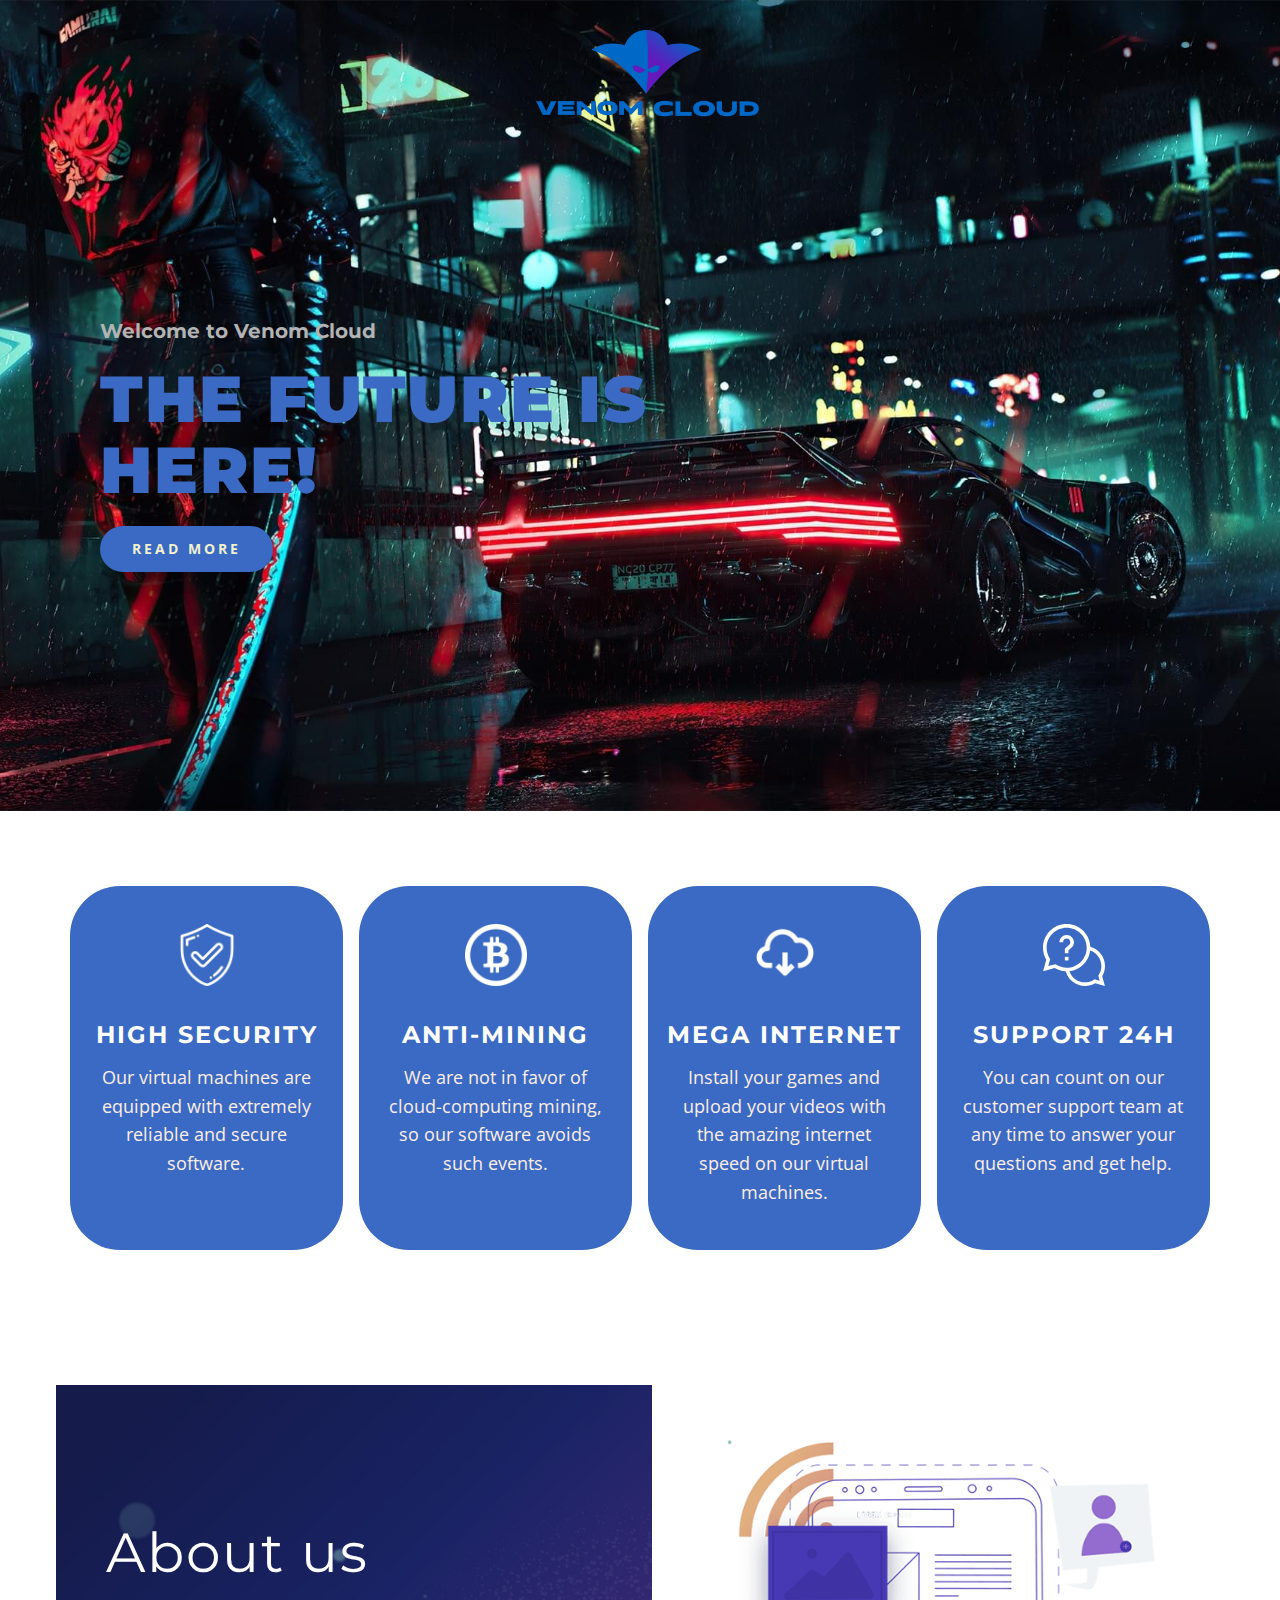
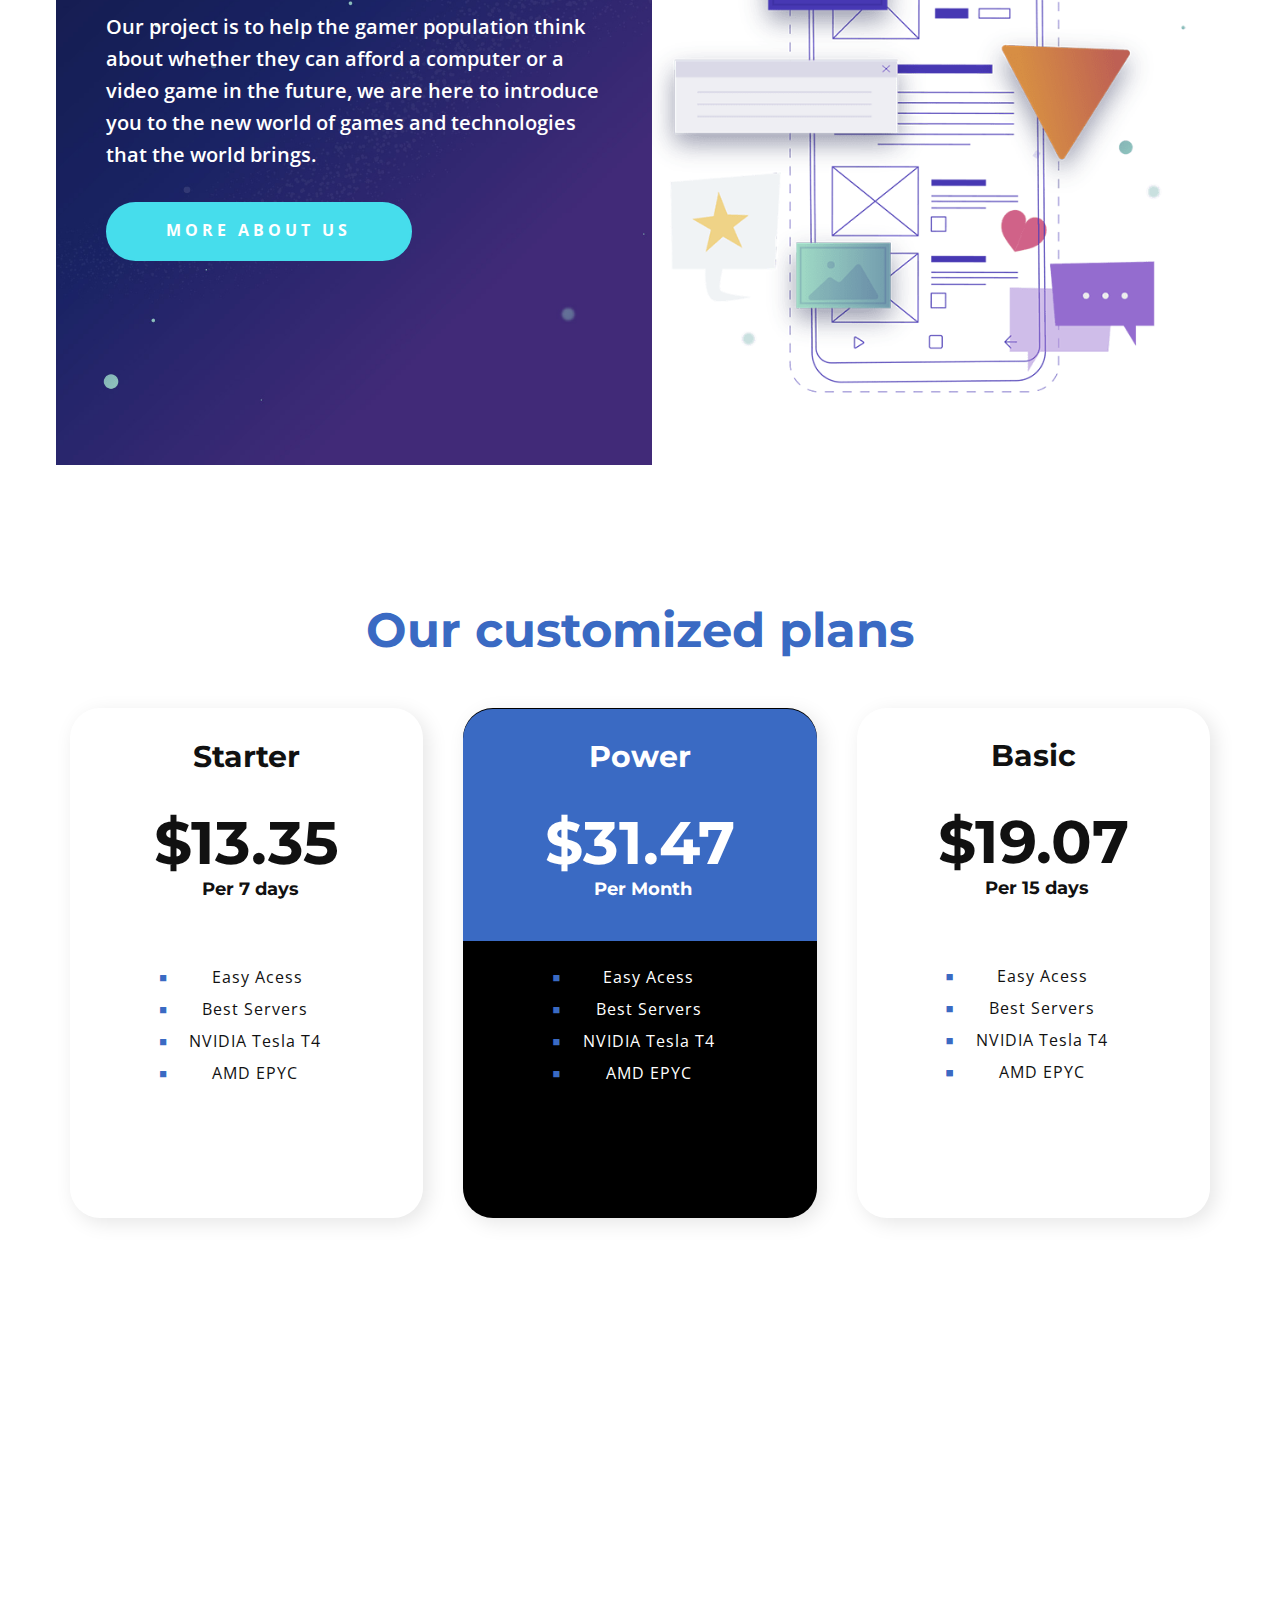
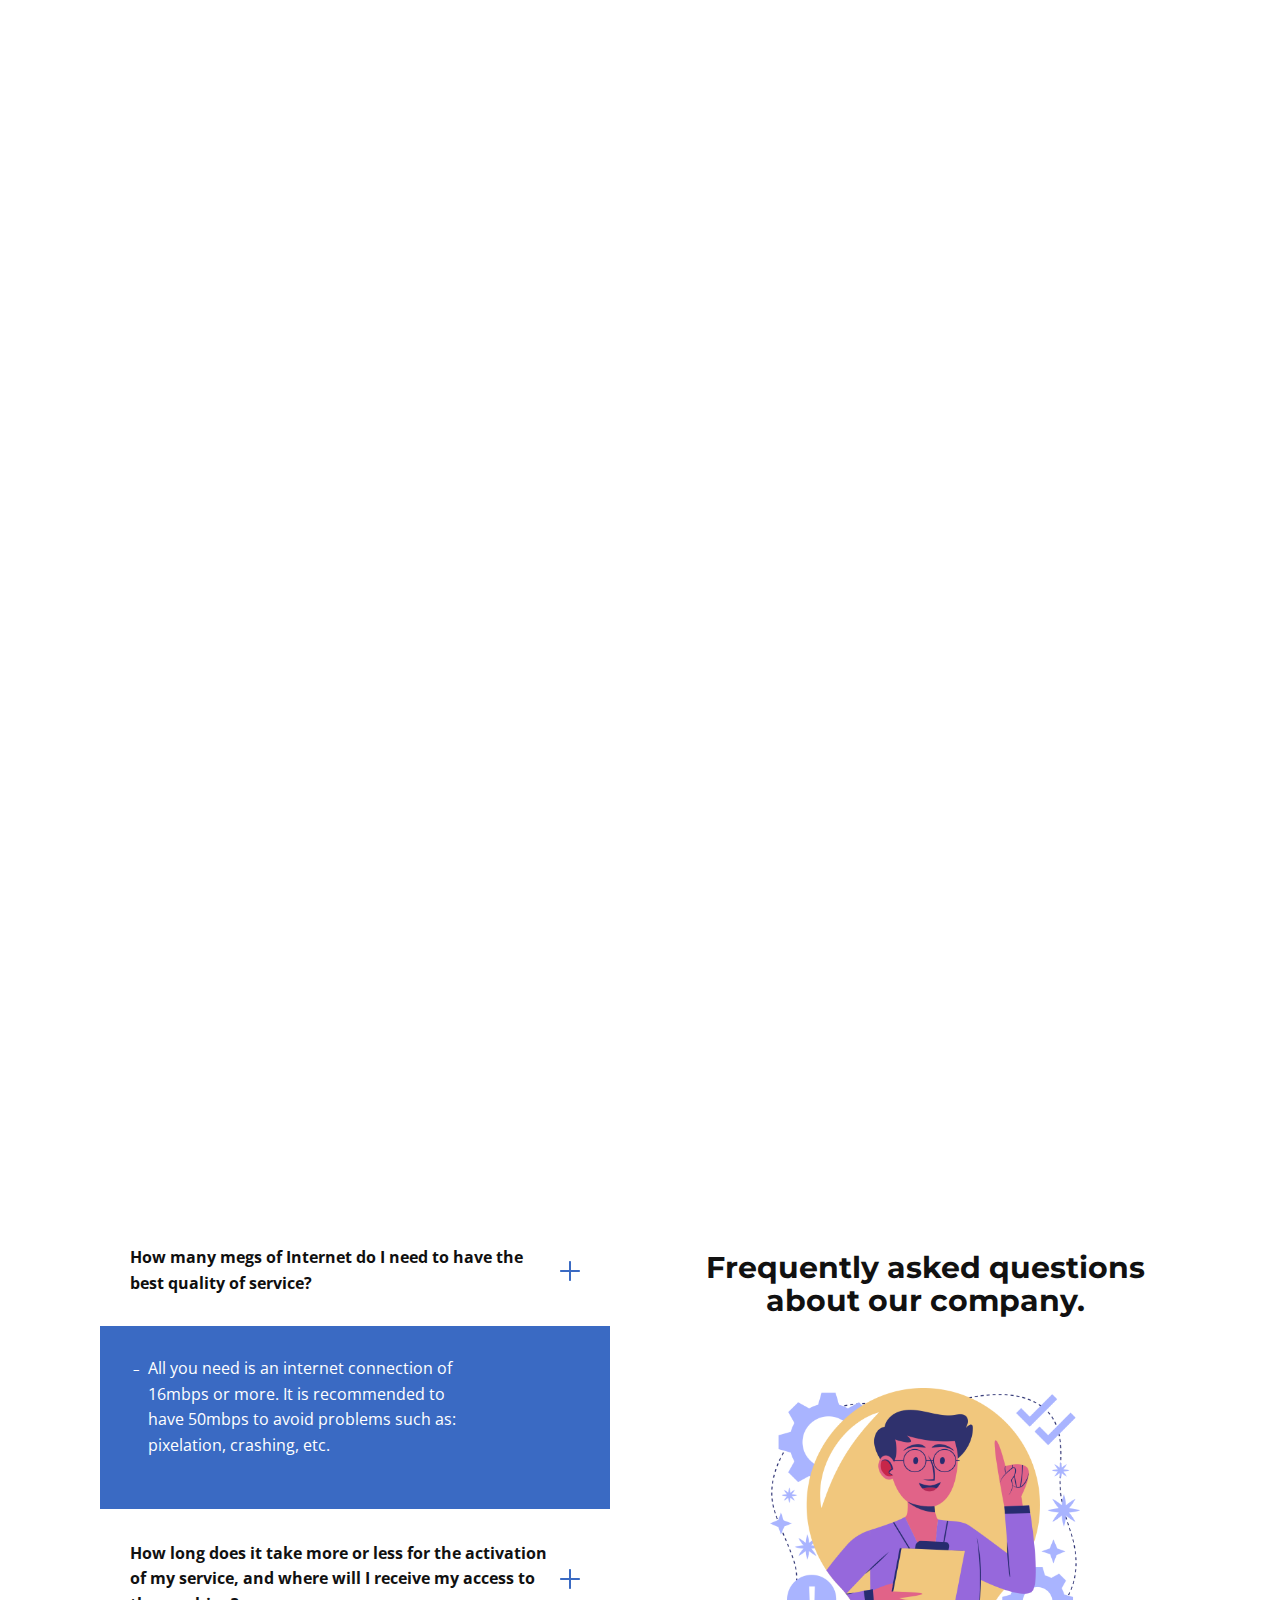
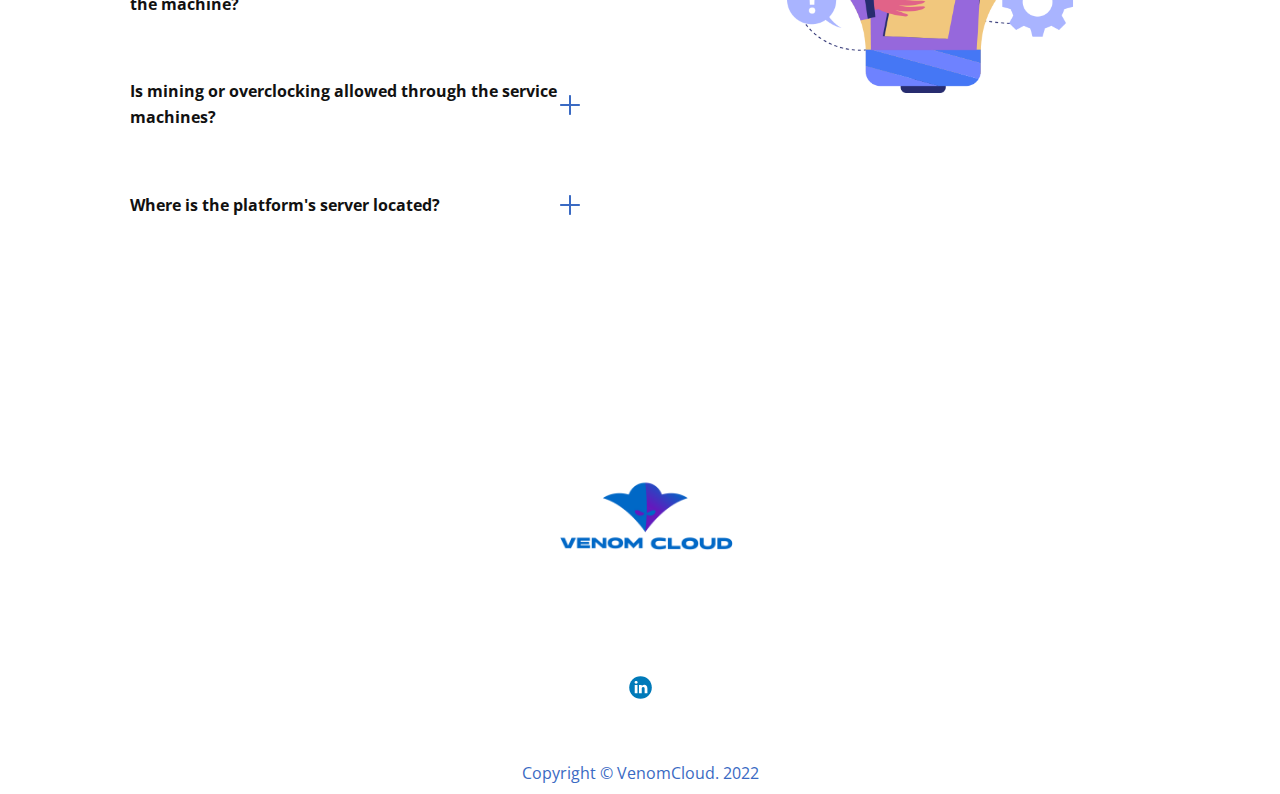
<file: index.html>
<!DOCTYPE html>
<html style="font-size: 16px;" lang="pt"><head>
    <meta name="viewport" content="width=device-width, initial-scale=1.0">
    <meta charset="utf-8">
    <meta name="keywords" content="Santorini Holidays, ​You&amp;apos;re planning to visit Santorini during your next trip to Greece?, ​How Traveling Resets the Brain, ​Volcanic Santorini is home to unique beaches, ​Things to Do in Santorini, ​We are the best travel agency to improve your deals">
    <meta name="description" content="The Future is here!">
    <title>VenomCloud</title>
    <link rel="stylesheet" href="nicepage.css" media="screen">
<link rel="stylesheet" href="Home.css" media="screen">
    <script class="u-script" type="text/javascript" src="jquery.js" defer=""></script>
    <script class="u-script" type="text/javascript" src="nicepage.js" defer=""></script>
    <meta name="generator" content="Nicepage 4.14.1, nicepage.com">
    <link rel="icon" href="images/favicon.png">
    <link id="u-theme-google-font" rel="stylesheet" href="https://fonts.googleapis.com/css?family=Montserrat:100,100i,200,200i,300,300i,400,400i,500,500i,600,600i,700,700i,800,800i,900,900i|Open+Sans:300,300i,400,400i,500,500i,600,600i,700,700i,800,800i">
    <link id="u-page-google-font" rel="stylesheet" href="https://fonts.googleapis.com/css?family=Montserrat:100,100i,200,200i,300,300i,400,400i,500,500i,600,600i,700,700i,800,800i,900,900i">
    
    
    
    
    
    
    
    <script type="application/ld+json">{
		"@context": "http://schema.org",
		"@type": "Organization",
		"name": "VenomCloud",
		"logo": "images/sporty-swimwear-brand-logo-template-featuring-an-abstract-icon-5290b1.png",
		"sameAs": []
}</script>
    <meta name="theme-color" content="#3a6ac3">
    <meta property="og:title" content="VenomCloud">
    <meta property="og:description" content="The Future is here!">
    <meta property="og:type" content="website">
  </head>
  <body data-home-page="Home.html" data-home-page-title="Home" class="u-body u-overlap u-xl-mode" data-lang="pt"><header class="u-clearfix u-header u-header" id="sec-b207"><div class="u-clearfix u-sheet u-sheet-1">
        <a href="Home.html" data-page-id="2524423" class="u-image u-logo u-image-1" data-image-width="1080" data-image-height="1080" title="Página Inicial">
          <img src="images/sporty-swimwear-brand-logo-template-featuring-an-abstract-icon-5290b1.png" class="u-logo-image u-logo-image-1" data-lang-en="">
        </a>
      </div></header>
    <section class="u-align-left u-clearfix u-image u-section-1" id="carousel_feec" data-image-width="1920" data-image-height="1080">
      <div class="u-clearfix u-sheet u-sheet-1">
        <div class="u-container-style u-expanded-width-xs u-group u-group-1">
          <div class="u-container-layout u-valign-middle u-container-layout-1">
            <h5 class="u-text u-text-grey-30 u-text-1" data-lang-en="Tours from Tr Tours"> Welcome to Venom Cloud</h5>
            <h1 class="u-text u-text-palette-1-base u-text-2" data-lang-en="Santorini Holidays"> The future is here!</h1>
            <a href="Home.html" data-page-id="2524423" class="u-active-palette-3-light-3 u-border-2 u-border-active-palette-1-base u-border-hover-palette-1-base u-border-palette-1-base u-btn u-btn-round u-button-style u-hover-palette-3-light-3 u-palette-1-base u-radius-50 u-text-active-palette-1-base u-text-hover-palette-1-base u-text-palette-3-light-2 u-btn-1" data-lang-en="{&quot;content&quot;:&quot;read more&quot;,&quot;href&quot;:&quot;https://nicepage.com/c/tiles-website-templates&quot;}">read more</a>
          </div>
        </div>
      </div>
    </section>
    <section class="u-clearfix u-valign-middle u-white u-section-2" id="carousel_403f">
      <div class="u-list u-list-1">
        <div class="u-repeater u-repeater-1">
          <div class="u-align-center u-container-style u-list-item u-palette-1-base u-radius-50 u-repeater-item u-shape-round u-list-item-1">
            <div class="u-container-layout u-similar-container u-valign-top u-container-layout-1"><span class="u-file-icon u-icon u-text-white u-icon-1"><img src="images/388531-5.png" alt=""></span>
              <h5 class="u-text u-text-1" data-lang-en="Tours">High Security</h5>
              <p class="u-text u-text-palette-2-light-3 u-text-2" data-lang-en="Duis aute irure dolor in reprehenderit in voluptate velit esse cillum dolore eu fugiat nulla pariatur"> Our virtual machines are equipped<span style="font-weight: 700;"></span> with extremely reliable and secure software.
              </p>
            </div>
          </div>
          <div class="u-align-center u-container-style u-list-item u-palette-1-base u-radius-50 u-repeater-item u-shape-round u-list-item-2">
            <div class="u-container-layout u-similar-container u-valign-top u-container-layout-2"><span class="u-file-icon u-icon u-text-white u-icon-2"><img src="images/991959-6.png" alt=""></span>
              <h5 class="u-text u-text-3" data-lang-en="Hikking"> Anti-Mining</h5>
              <p class="u-text u-text-palette-2-light-3 u-text-4" data-lang-en="Duis aute irure dolor in reprehenderit in voluptate velit esse cillum dolore eu fugiat nulla pariatur"> We are not in favor of cloud-computing mining, so our software avoids such events.<span style="font-weight: 700;"></span>
              </p>
            </div>
          </div>
          <div class="u-align-center u-container-style u-list-item u-palette-1-base u-radius-50 u-repeater-item u-shape-round u-list-item-3">
            <div class="u-container-layout u-similar-container u-valign-top u-container-layout-3"><span class="u-file-icon u-icon u-text-white u-icon-3"><img src="images/8040387-7.png" alt=""></span>
              <h5 class="u-text u-text-5" data-lang-en="Travel"> Mega internet</h5>
              <p class="u-text u-text-palette-2-light-3 u-text-6" data-lang-en="Duis aute irure dolor in reprehenderit in voluptate velit esse cillum dolore eu fugiat nulla pariatur"> Install your games and upload your videos with the amazing internet speed on our virtual machines.</p>
            </div>
          </div>
          <div class="u-align-center u-container-style u-list-item u-palette-1-base u-radius-50 u-repeater-item u-shape-round u-list-item-4">
            <div class="u-container-layout u-similar-container u-valign-top u-container-layout-4"><span class="u-icon u-icon-4"><svg class="u-svg-link" preserveAspectRatio="xMidYMin slice" viewBox="0 0 512 512" style=""><use xmlns:xlink="http://www.w3.org/1999/xlink" xlink:href="#svg-60ce"></use></svg><svg class="u-svg-content" viewBox="0 0 512 512" id="svg-60ce"><path d="m512 346.5c0-74.628906-50.285156-139.832031-121.195312-159.480469-4.457032-103.878906-90.347657-187.019531-195.304688-187.019531-107.800781 0-195.5 87.699219-195.5 195.5 0 35.132812 9.351562 69.339844 27.109375 99.371094l-26.390625 95.40625 95.410156-26.386719c27.605469 16.324219 58.746094 25.519531 90.886719 26.90625 19.644531 70.914063 84.851563 121.203125 159.484375 121.203125 29.789062 0 58.757812-7.933594 84.210938-23.007812l80.566406 22.285156-22.285156-80.566406c15.074218-25.453126 23.007812-54.421876 23.007812-84.210938zm-411.136719-15.046875-57.117187 15.800781 15.800781-57.117187-3.601563-5.632813c-16.972656-26.554687-25.945312-57.332031-25.945312-89.003906 0-91.257812 74.242188-165.5 165.5-165.5s165.5 74.242188 165.5 165.5-74.242188 165.5-165.5 165.5c-31.671875 0-62.445312-8.972656-89.003906-25.945312zm367.390625 136.800781-42.382812-11.726562-5.660156 3.683594c-21.941407 14.253906-47.433594 21.789062-73.710938 21.789062-58.65625 0-110.199219-37.925781-128.460938-92.308594 89.820313-10.355468 161.296876-81.832031 171.65625-171.65625 54.378907 18.265625 92.304688 69.808594 92.304688 128.464844 0 26.277344-7.535156 51.769531-21.789062 73.710938l-3.683594 5.660156zm0 0"></path><path d="m180.5 271h30v30h-30zm0 0"></path><path d="m225.5 150c0 8.519531-3.46875 16.382812-9.765625 22.144531l-35.234375 32.25v36.605469h30v-23.394531l25.488281-23.328125c12.398438-11.347656 19.511719-27.484375 19.511719-44.277344 0-33.085938-26.914062-60-60-60s-60 26.914062-60 60h30c0-16.542969 13.457031-30 30-30s30 13.457031 30 30zm0 0"></path></svg></span>
              <h5 class="u-text u-text-7" data-lang-en="Support">Support 24h</h5>
              <p class="u-text u-text-palette-2-light-3 u-text-8" data-lang-en="Duis aute irure dolor in reprehenderit in voluptate velit esse cillum dolore eu fugiat nulla pariatur"> You can count on our customer support team at any time to answer your questions and get help.</p>
            </div>
          </div>
        </div>
      </div>
    </section>
    <section class="u-clearfix u-white u-section-3" id="carousel_e9b0">
      <div class="u-clearfix u-sheet u-sheet-1">
        <div class="u-clearfix u-layout-wrap u-layout-wrap-1">
          <div class="u-layout">
            <div class="u-layout-row">
              <div class="u-align-left u-container-style u-image u-layout-cell u-right-cell u-size-31 u-image-1" data-image-width="972" data-image-height="1080">
                <div class="u-container-layout u-container-layout-1">
                  <h2 class="u-custom-font u-font-montserrat u-text u-text-body-alt-color u-text-1">About us</h2>
                  <p class="u-text u-text-body-alt-color u-text-2"> Our project is to help the gamer population think about whether they can afford a computer or a video game in the future, we are here to introduce you to the new world of games and technologies that the world brings.</p>
                  <a href="Home.html" data-page-id="2524423" class="u-border-2 u-border-active-palette-4-base u-border-hover-palette-4-base u-border-palette-4-base u-btn u-btn-round u-button-style u-palette-4-base u-radius-50 u-text-active-palette-1-dark-2 u-text-body-alt-color u-text-hover-palette-1-dark-2 u-btn-1"> More about us</a>
                </div>
              </div>
              <div class="u-align-center u-container-style u-image u-layout-cell u-left-cell u-size-29 u-image-2" data-image-width="800" data-image-height="800">
                <div class="u-container-layout u-valign-middle-sm u-container-layout-2"></div>
              </div>
            </div>
          </div>
        </div>
      </div>
    </section>
    <section class="u-align-center u-clearfix u-section-4" id="carousel_e491">
      <div class="u-clearfix u-sheet u-sheet-1">
        <h2 class="u-custom-font u-font-montserrat u-text u-text-1"> Our customized plans</h2>
        <div class="u-expanded-width u-list u-list-1">
          <div class="u-repeater u-repeater-1">
            <div class="u-align-center u-container-style u-custom-item u-list-item u-radius-30 u-repeater-item u-shape-round u-white u-list-item-1">
              <div class="u-container-layout u-similar-container u-valign-bottom u-container-layout-1">
                <div class="u-align-center u-container-style u-custom-item u-expanded-width u-group u-shape-round u-top-left-radius-20 u-top-right-radius-20 u-group-1">
                  <div class="u-container-layout u-container-layout-2">
                    <h3 class="u-custom-font u-font-montserrat u-text u-text-2">Starter</h3>
                    <h4 class="u-custom-font u-font-montserrat u-text u-text-3">$​13.35</h4>
                    <h6 class="u-custom-font u-font-montserrat u-text u-text-4"> Per 7 days</h6>
                  </div>
                </div>
                <ul class="u-align-center u-custom-list u-text u-text-5">
                  <li>
                    <div class="u-list-icon u-text-palette-1-base">
                      <div xmlns="http://www.w3.org/2000/svg" xmlns:xlink="http://www.w3.org/1999/xlink" version="1.1" xml:space="preserve" class="u-svg-content">■</div>
                    </div>&nbsp;Easy Acess
                  </li>
                  <li>
                    <div class="u-list-icon u-text-palette-1-base">
                      <div xmlns="http://www.w3.org/2000/svg" xmlns:xlink="http://www.w3.org/1999/xlink" version="1.1" xml:space="preserve" class="u-svg-content">■</div>
                    </div>Best Servers
                  </li>
                  <li>
                    <div class="u-list-icon u-text-palette-1-base">
                      <div xmlns="http://www.w3.org/2000/svg" xmlns:xlink="http://www.w3.org/1999/xlink" version="1.1" xml:space="preserve" class="u-svg-content">■</div>
                    </div>NVIDIA Tesla T4
                  </li>
                  <li>
                    <div class="u-list-icon u-text-palette-1-base">
                      <div xmlns="http://www.w3.org/2000/svg" xmlns:xlink="http://www.w3.org/1999/xlink" version="1.1" xml:space="preserve" class="u-svg-content">■</div>
                    </div>AMD EPYC
                  </li>
                </ul>
                <a href="Home.html" data-page-id="2524423" class="u-border-none u-btn u-btn-round u-button-style u-custom-font u-custom-item u-font-montserrat u-radius-8 u-text-body-color u-btn-1" data-animation-name="customAnimationIn" data-animation-duration="1000" data-animation-delay="0" data-animation-direction="">BUY</a>
              </div>
            </div>
            <div class="u-black u-container-style u-custom-item u-list-item u-radius-30 u-repeater-item u-shape-round u-list-item-2">
              <div class="u-container-layout u-similar-container u-valign-bottom u-container-layout-3">
                <div class="u-align-center u-container-style u-custom-item u-expanded-width u-group u-palette-1-base u-shape-round u-top-left-radius-30 u-top-right-radius-30 u-group-2">
                  <div class="u-container-layout u-container-layout-4">
                    <h3 class="u-custom-font u-font-montserrat u-text u-text-default u-text-6">Power</h3>
                    <h4 class="u-custom-font u-font-montserrat u-text u-text-default u-text-7"> $31.47</h4>
                    <h6 class="u-custom-font u-font-montserrat u-text u-text-8"> Per Month</h6>
                  </div>
                </div>
                <ul class="u-align-center u-custom-list u-text u-text-9">
                  <li>
                    <div class="u-list-icon u-text-palette-1-base">
                      <div xmlns="http://www.w3.org/2000/svg" xmlns:xlink="http://www.w3.org/1999/xlink" version="1.1" xml:space="preserve" class="u-svg-content">■</div>
                    </div>Easy Acess
                  </li>
                  <li>
                    <div class="u-list-icon u-text-palette-1-base">
                      <div xmlns="http://www.w3.org/2000/svg" xmlns:xlink="http://www.w3.org/1999/xlink" version="1.1" xml:space="preserve" class="u-svg-content">■</div>
                    </div>Best Servers
                  </li>
                  <li>
                    <div class="u-list-icon u-text-palette-1-base">
                      <div xmlns="http://www.w3.org/2000/svg" xmlns:xlink="http://www.w3.org/1999/xlink" version="1.1" xml:space="preserve" class="u-svg-content">■</div>
                    </div>NVIDIA Tesla T4
                  </li>
                  <li>
                    <div class="u-list-icon u-text-palette-1-base">
                      <div xmlns="http://www.w3.org/2000/svg" xmlns:xlink="http://www.w3.org/1999/xlink" version="1.1" xml:space="preserve" class="u-svg-content">■</div>
                    </div>AMD EPYC
                  </li>
                </ul>
                <a href="Home.html" data-page-id="2524423" class="u-border-none u-btn u-btn-round u-button-style u-custom-font u-custom-item u-font-montserrat u-palette-1-base u-radius-8 u-text-body-alt-color u-btn-2" data-animation-name="customAnimationIn" data-animation-duration="1000" data-animation-delay="0" data-animation-direction="">BUY</a>
              </div>
            </div>
            <div class="u-align-center u-container-style u-custom-item u-list-item u-radius-30 u-repeater-item u-shape-round u-white u-list-item-3">
              <div class="u-container-layout u-similar-container u-valign-bottom u-container-layout-5">
                <div class="u-align-center u-container-style u-custom-item u-expanded-width u-group u-shape-round u-top-left-radius-20 u-top-right-radius-20 u-group-3">
                  <div class="u-container-layout u-container-layout-6">
                    <h3 class="u-custom-font u-font-montserrat u-text u-text-default u-text-10">Basic</h3>
                    <h4 class="u-custom-font u-font-montserrat u-text u-text-default u-text-11">$​19.07</h4>
                    <h6 class="u-custom-font u-font-montserrat u-text u-text-12"> Per 15 days</h6>
                  </div>
                </div>
                <ul class="u-align-center u-custom-list u-text u-text-13">
                  <li>
                    <div class="u-list-icon u-text-palette-1-base">
                      <div xmlns="http://www.w3.org/2000/svg" xmlns:xlink="http://www.w3.org/1999/xlink" version="1.1" xml:space="preserve" class="u-svg-content">■</div>
                    </div>Easy Acess
                  </li>
                  <li>
                    <div class="u-list-icon u-text-palette-1-base">
                      <div xmlns="http://www.w3.org/2000/svg" xmlns:xlink="http://www.w3.org/1999/xlink" version="1.1" xml:space="preserve" class="u-svg-content">■</div>
                    </div>Best Servers
                  </li>
                  <li>
                    <div class="u-list-icon u-text-palette-1-base">
                      <div xmlns="http://www.w3.org/2000/svg" xmlns:xlink="http://www.w3.org/1999/xlink" version="1.1" xml:space="preserve" class="u-svg-content">■</div>
                    </div>NVIDIA Tesla T4
                  </li>
                  <li>
                    <div class="u-list-icon u-text-palette-1-base">
                      <div xmlns="http://www.w3.org/2000/svg" xmlns:xlink="http://www.w3.org/1999/xlink" version="1.1" xml:space="preserve" class="u-svg-content">■</div>
                    </div>
                    <div class="u-list-icon u-text-palette-1-base">
                      <div xmlns="http://www.w3.org/2000/svg" xmlns:xlink="http://www.w3.org/1999/xlink" version="1.1" xml:space="preserve" class="u-svg-content">■</div>
                    </div>AMD EPYC
                  </li>
                </ul>
                <a href="Home.html" data-page-id="2524423" class="u-border-none u-btn u-btn-round u-button-style u-custom-font u-custom-item u-font-montserrat u-radius-8 u-text-body-color u-btn-3" data-animation-name="customAnimationIn" data-animation-duration="1000" data-animation-delay="0" data-animation-direction="">BUY<span class="u-file-icon u-icon"><img src="images/545682.png" alt=""></span>
                </a>
              </div>
            </div>
          </div>
        </div>
      </div>
    </section>
    <section class="u-clearfix u-section-5" id="carousel_2e77">
      <div class="u-clearfix u-sheet u-valign-middle-sm u-valign-middle-xs u-sheet-1">
        <img class="u-image u-image-default u-preserve-proportions u-image-1" src="images/jjjjjjjjjjjjjjjjjjj.png" alt="" data-image-width="242" data-image-height="241" data-animation-name="customAnimationIn" data-animation-duration="1500">
        <img class="u-align-left u-image u-image-contain u-image-default u-preserve-proportions u-image-2" data-image-width="1155" data-image-height="900" src="images/xxxx.png" data-animation-name="customAnimationIn" data-animation-duration="1500">
        <img class="u-align-left u-image u-image-contain u-image-default u-preserve-proportions u-image-3" data-image-width="959" data-image-height="947" src="images/ddd-min.png" data-animation-name="customAnimationIn" data-animation-duration="1750">
        <div class="u-gradient u-shape u-shape-circle u-shape-1" data-animation-name="customAnimationIn" data-animation-duration="1500" data-animation-delay="250"></div>
        <div class="u-list u-list-1">
          <div class="u-repeater u-repeater-1">
            <div class="u-align-center u-container-style u-list-item u-radius-12 u-repeater-item u-shape-round u-white u-list-item-1" data-animation-name="customAnimationIn" data-animation-duration="1500" data-animation-delay="500">
              <div class="u-container-layout u-similar-container u-container-layout-1">
                <p class="u-text u-text-default u-text-palette-1-dark-2 u-text-1"> Employees</p>
                <h3 class="u-custom-font u-font-montserrat u-text u-text-default u-text-palette-1-base u-text-2" data-animation-name="counter" data-animation-event="scroll" data-animation-duration="3000">17</h3>
              </div>
            </div>
            <div class="u-align-center u-container-style u-list-item u-radius-12 u-repeater-item u-shape-round u-white u-list-item-2" data-animation-name="customAnimationIn" data-animation-duration="1500" data-animation-delay="500">
              <div class="u-container-layout u-similar-container u-container-layout-2">
                <p class="u-text u-text-default u-text-palette-1-dark-2 u-text-3">clients</p>
                <h3 class="u-custom-font u-font-montserrat u-text u-text-default u-text-palette-1-base u-text-4" data-animation-name="counter" data-animation-event="scroll" data-animation-duration="3000">50+</h3>
              </div>
            </div>
          </div>
        </div>
      </div>
    </section>
    <section class="u-align-center u-clearfix u-section-6" id="carousel_9de3">
      <div class="u-clearfix u-sheet u-sheet-1">
        <div class="u-clearfix u-expanded-width u-layout-wrap u-layout-wrap-1">
          <div class="u-layout">
            <div class="u-layout-row">
              <div class="u-container-style u-layout-cell u-size-30 u-white u-layout-cell-1">
                <div class="u-container-layout u-valign-top u-container-layout-1">
                  <div class="u-accordion u-expanded-width u-spacing-2 u-accordion-1">
                    <div class="u-accordion-item u-accordion-item-1">
                      <a class="active u-accordion-link u-button-style u-text-body-color u-accordion-link-1" id="link-accordion-7c0e" aria-controls="accordion-7c0e" aria-selected="true">
                        <span class="u-accordion-link-text"> How many megs of Internet do I need to have the best quality of service?</span><span class="u-accordion-link-icon u-icon u-icon-circle u-text-palette-1-base u-icon-1"><svg class="u-svg-link" preserveAspectRatio="xMidYMin slice" viewBox="0 0 426.66667 426.66667" style=""><use xmlns:xlink="http://www.w3.org/1999/xlink" xlink:href="#svg-347e"></use></svg><svg class="u-svg-content" viewBox="0 0 426.66667 426.66667" id="svg-347e"><path d="m405.332031 192h-170.664062v-170.667969c0-11.773437-9.558594-21.332031-21.335938-21.332031-11.773437 0-21.332031 9.558594-21.332031 21.332031v170.667969h-170.667969c-11.773437 0-21.332031 9.558594-21.332031 21.332031 0 11.777344 9.558594 21.335938 21.332031 21.335938h170.667969v170.664062c0 11.777344 9.558594 21.335938 21.332031 21.335938 11.777344 0 21.335938-9.558594 21.335938-21.335938v-170.664062h170.664062c11.777344 0 21.335938-9.558594 21.335938-21.335938 0-11.773437-9.558594-21.332031-21.335938-21.332031zm0 0"></path></svg></span>
                      </a>
                      <div class="u-accordion-active u-accordion-pane u-align-left u-container-style u-palette-1-base u-accordion-pane-1" id="accordion-7c0e" aria-labelledby="link-accordion-7c0e">
                        <div class="u-container-layout u-valign-top u-container-layout-2">
                          <ul class="u-custom-list u-text u-text-1">
                            <li>
                              <div class="u-list-icon">
                                <div xmlns="http://www.w3.org/2000/svg" xmlns:xlink="http://www.w3.org/1999/xlink" version="1.1" xml:space="preserve" class="u-svg-content">–</div>
                              </div>All you need is an internet connection of 16mbps or more. It is recommended to have 50mbps to avoid problems such as: pixelation, crashing, etc.<br>
                            </li>
                          </ul>
                        </div>
                      </div>
                    </div>
                    <div class="u-accordion-item u-accordion-item-2">
                      <a class="u-accordion-link u-button-style u-text-body-color u-accordion-link-2" id="link-accordion-05cb" aria-controls="accordion-05cb" aria-selected="false">
                        <span class="u-accordion-link-text"> How long does it take more or less for the activation of my service, and where will I receive my access to the machine?</span><span class="u-accordion-link-icon u-icon u-icon-circle u-text-palette-1-base u-icon-2"><svg class="u-svg-link" preserveAspectRatio="xMidYMin slice" viewBox="0 0 426.66667 426.66667" style=""><use xmlns:xlink="http://www.w3.org/1999/xlink" xlink:href="#svg-ae03"></use></svg><svg class="u-svg-content" viewBox="0 0 426.66667 426.66667" id="svg-ae03"><path d="m405.332031 192h-170.664062v-170.667969c0-11.773437-9.558594-21.332031-21.335938-21.332031-11.773437 0-21.332031 9.558594-21.332031 21.332031v170.667969h-170.667969c-11.773437 0-21.332031 9.558594-21.332031 21.332031 0 11.777344 9.558594 21.335938 21.332031 21.335938h170.667969v170.664062c0 11.777344 9.558594 21.335938 21.332031 21.335938 11.777344 0 21.335938-9.558594 21.335938-21.335938v-170.664062h170.664062c11.777344 0 21.335938-9.558594 21.335938-21.335938 0-11.773437-9.558594-21.332031-21.335938-21.332031zm0 0"></path></svg></span>
                      </a>
                      <div class="u-accordion-pane u-container-style u-palette-1-base u-accordion-pane-2" id="accordion-05cb" aria-labelledby="link-accordion-05cb">
                        <div class="u-container-layout u-valign-top u-container-layout-3">
                          <ul class="u-custom-list u-text u-text-2">
                            <li>
                              <div class="u-list-icon">
                                <div xmlns="http://www.w3.org/2000/svg" xmlns:xlink="http://www.w3.org/1999/xlink" version="1.1" xml:space="preserve" class="u-svg-content">–</div>
                              </div>
                              <br>
                            </li>
                          </ul>
                          <ul class="u-text u-text-default u-text-3">
                            <li>The activation of the plans is instantaneous.</li>
                          </ul>
                        </div>
                      </div>
                    </div>
                    <div class="u-accordion-item u-accordion-item-3">
                      <a class="u-accordion-link u-button-style u-text-body-color u-accordion-link-3" id="link-accordion-a6bb" aria-controls="accordion-a6bb" aria-selected="false">
                        <span class="u-accordion-link-text"> Is mining or overclocking allowed through the service machines?</span><span class="u-accordion-link-icon u-icon u-icon-circle u-text-palette-1-base u-icon-3"><svg class="u-svg-link" preserveAspectRatio="xMidYMin slice" viewBox="0 0 426.66667 426.66667" style=""><use xmlns:xlink="http://www.w3.org/1999/xlink" xlink:href="#svg-a4a8"></use></svg><svg class="u-svg-content" viewBox="0 0 426.66667 426.66667" id="svg-a4a8"><path d="m405.332031 192h-170.664062v-170.667969c0-11.773437-9.558594-21.332031-21.335938-21.332031-11.773437 0-21.332031 9.558594-21.332031 21.332031v170.667969h-170.667969c-11.773437 0-21.332031 9.558594-21.332031 21.332031 0 11.777344 9.558594 21.335938 21.332031 21.335938h170.667969v170.664062c0 11.777344 9.558594 21.335938 21.332031 21.335938 11.777344 0 21.335938-9.558594 21.335938-21.335938v-170.664062h170.664062c11.777344 0 21.335938-9.558594 21.335938-21.335938 0-11.773437-9.558594-21.332031-21.335938-21.332031zm0 0"></path></svg></span>
                      </a>
                      <div class="u-accordion-pane u-container-style u-palette-1-base u-accordion-pane-3" id="accordion-a6bb" aria-labelledby="link-accordion-a6bb">
                        <div class="u-container-layout u-container-layout-4">
                          <ul class="u-custom-list u-text u-text-4">
                            <li>
                              <div class="u-list-icon">
                                <div xmlns="http://www.w3.org/2000/svg" xmlns:xlink="http://www.w3.org/1999/xlink" version="1.1" xml:space="preserve" class="u-svg-content">–</div>
                              </div>This is completely forbidden.<br>
                            </li>
                          </ul>
                        </div>
                      </div>
                    </div>
                    <div class="u-accordion-item u-accordion-item-4">
                      <a class="u-accordion-link u-button-style u-text-body-color u-accordion-link-4" id="link-accordion-a6bb" aria-controls="accordion-a6bb" aria-selected="false">
                        <span class="u-accordion-link-text"> Where is the platform's server located?</span><span class="u-accordion-link-icon u-icon u-icon-circle u-text-palette-1-base u-icon-4"><svg class="u-svg-link" preserveAspectRatio="xMidYMin slice" viewBox="0 0 426.66667 426.66667" style=""><use xmlns:xlink="http://www.w3.org/1999/xlink" xlink:href="#svg-f384"></use></svg><svg class="u-svg-content" viewBox="0 0 426.66667 426.66667" id="svg-f384"><path d="m405.332031 192h-170.664062v-170.667969c0-11.773437-9.558594-21.332031-21.335938-21.332031-11.773437 0-21.332031 9.558594-21.332031 21.332031v170.667969h-170.667969c-11.773437 0-21.332031 9.558594-21.332031 21.332031 0 11.777344 9.558594 21.335938 21.332031 21.335938h170.667969v170.664062c0 11.777344 9.558594 21.335938 21.332031 21.335938 11.777344 0 21.335938-9.558594 21.335938-21.335938v-170.664062h170.664062c11.777344 0 21.335938-9.558594 21.335938-21.335938 0-11.773437-9.558594-21.332031-21.335938-21.332031zm0 0"></path></svg></span>
                      </a>
                      <div class="u-accordion-pane u-container-style u-palette-1-base u-accordion-pane-4" id="accordion-a6bb" aria-labelledby="link-accordion-a6bb">
                        <div class="u-container-layout u-valign-top u-container-layout-5">
                          <ul class="u-custom-list u-text u-text-5">
                            <li>
                              <div class="u-list-icon">
                                <div xmlns="http://www.w3.org/2000/svg" xmlns:xlink="http://www.w3.org/1999/xlink" version="1.1" xml:space="preserve" class="u-svg-content">–</div>
                              </div>We have servers in Brazil, but our focus is on the server in the United States.<br>
                            </li>
                          </ul>
                        </div>
                      </div>
                    </div>
                  </div>
                </div>
              </div>
              <div class="u-align-center u-container-style u-layout-cell u-size-30 u-layout-cell-2">
                <div class="u-container-layout u-container-layout-6">
                  <h1 class="u-text u-title u-text-6"> Frequently asked questions about our company.</h1>
                  <img class="u-image u-image-contain u-image-default u-image-1" src="images/Untitled-3.png" alt="" data-image-width="473" data-image-height="464">
                </div>
              </div>
            </div>
          </div>
        </div>
      </div>
    </section>
    
    
    <footer class="u-clearfix u-footer u-white" id="sec-e5c5"><div class="u-clearfix u-sheet u-sheet-1">
        <a href="https://nicepage.com" class="u-image u-logo u-image-1" data-image-width="1080" data-image-height="1080">
          <img src="images/sporty-swimwear-brand-logo-template-featuring-an-abstract-icon-5290b1.png" class="u-logo-image u-logo-image-1">
        </a>
        <div class="u-align-left u-social-icons u-spacing-10 u-social-icons-1">
          <a class="u-social-url" title="linkedin" target="_blank" href=""><span class="u-icon u-social-icon u-social-linkedin u-icon-1"><svg class="u-svg-link" preserveAspectRatio="xMidYMin slice" viewBox="0 0 112 112" style=""><use xmlns:xlink="http://www.w3.org/1999/xlink" xlink:href="#svg-f2d1"></use></svg><svg class="u-svg-content" viewBox="0 0 112 112" x="0" y="0" id="svg-f2d1"><circle fill="currentColor" cx="56.1" cy="56.1" r="55"></circle><path fill="#FFFFFF" d="M41.3,83.7H27.9V43.4h13.4V83.7z M34.6,37.9L34.6,37.9c-4.6,0-7.5-3.1-7.5-7c0-4,3-7,7.6-7s7.4,3,7.5,7
            C42.2,34.8,39.2,37.9,34.6,37.9z M89.6,83.7H76.2V62.2c0-5.4-1.9-9.1-6.8-9.1c-3.7,0-5.9,2.5-6.9,4.9c-0.4,0.9-0.4,2.1-0.4,3.3v22.5
            H48.7c0,0,0.2-36.5,0-40.3h13.4v5.7c1.8-2.7,5-6.7,12.1-6.7c8.8,0,15.4,5.8,15.4,18.1V83.7z"></path></svg></span>
          </a>
        </div>
        <div class="u-border-1 u-border-white u-expanded-width u-line u-line-horizontal u-opacity u-opacity-50 u-line-1"></div>
        <p class="u-align-center u-text u-text-palette-1-base u-text-1">Copyright © VenomCloud. 2022</p>
      </div></footer>
  
</body></html>
</file>
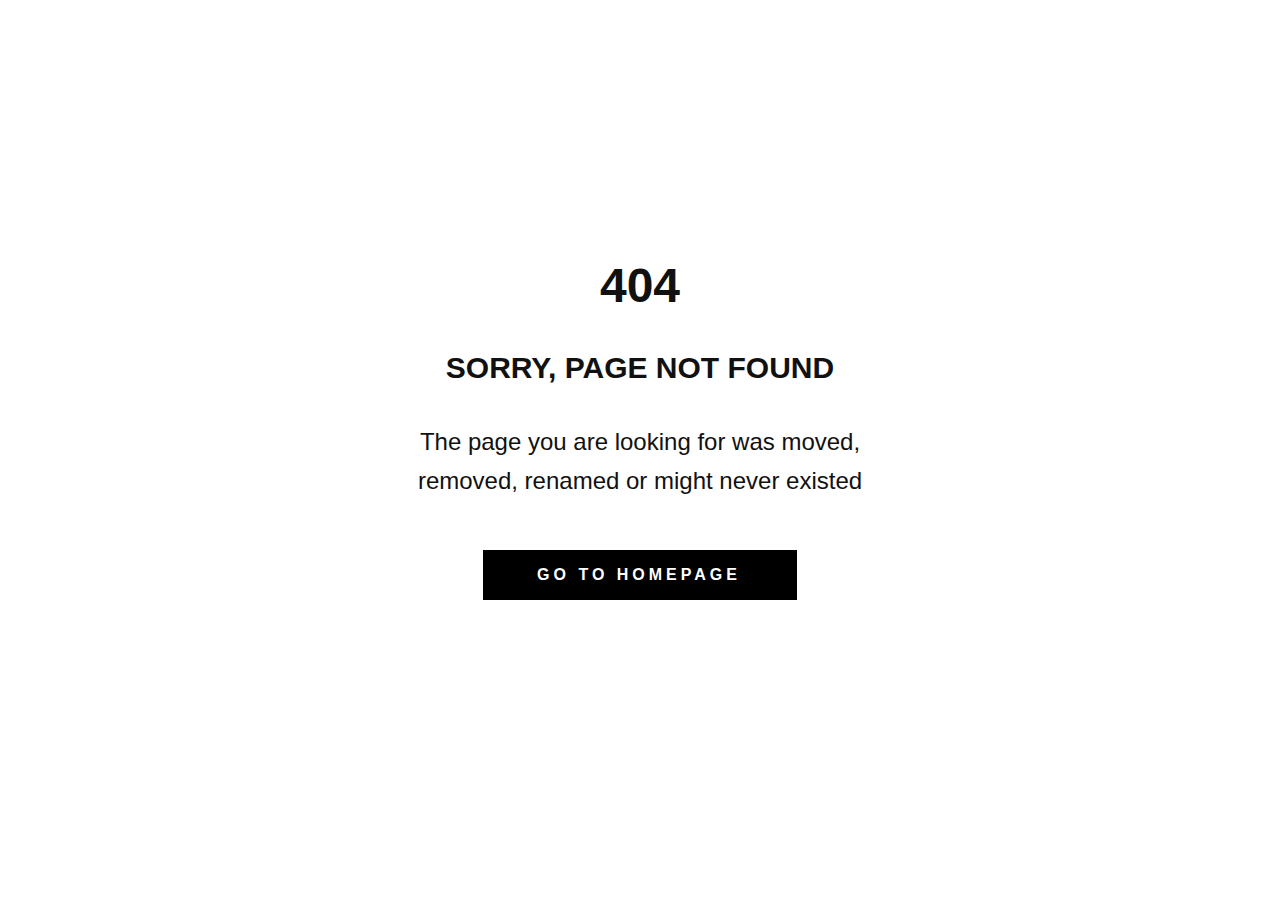
<file: 404-Not-Found-Template.html>
<!DOCTYPE html>
<html style="font-size: 16px;"><head>
    <meta name="viewport" content="width=device-width, initial-scale=1.0">
    <meta charset="utf-8">
    <meta name="keywords" content="404"><meta name="description" content="">
    <title></title>
    <link rel="stylesheet" href="nicepage.css" media="screen">
    <script class="u-script" type="text/javascript" src="//capp.nicepage.com/assets/jquery-1.9.1.min.js" defer=""></script>
    <script class="u-script" type="text/javascript" src="//capp.nicepage.com/bb6f344d8ad9d58c30fd5f3481535a1898a34ba8/nicepage.js" defer=""></script>
<meta name="generator" content="Nicepage 4.15.6, nicepage.com"></head>
<body class="u-body" data-style="page-404-template-1" data-posts="" data-global-section-properties="{&quot;code&quot;:&quot;PAGE_404&quot;,&quot;colorings&quot;:{&quot;light&quot;:[&quot;clean&quot;,&quot;clean&quot;],&quot;colored&quot;:[&quot;clean&quot;,&quot;clean&quot;,&quot;clean&quot;],&quot;dark&quot;:[&quot;clean&quot;,&quot;clean&quot;,&quot;clean&quot;]},&quot;isPreset&quot;:true}" data-source="fix" data-page-sections-style="[{&quot;name&quot;:&quot;page-404-1&quot;,&quot;margin&quot;:&quot;both&quot;,&quot;repeat&quot;:false}]" data-page-coloring-types="{&quot;light&quot;:[&quot;clean&quot;,&quot;clean&quot;],&quot;colored&quot;:[&quot;clean&quot;,&quot;clean&quot;,&quot;clean&quot;],&quot;dark&quot;:[&quot;clean&quot;,&quot;clean&quot;,&quot;clean&quot;]}" data-page-category="404"><section class="u-align-center u-clearfix u-block-31e9-9" custom-posts-hash="T" data-section-properties="{&quot;margin&quot;:&quot;both&quot;,&quot;stretch&quot;:true}" data-id="31e9" data-style="page-404-1" id="sec-5a80">
  <div class="u-clearfix u-sheet u-valign-middle u-block-31e9-2">
    <h1 class="u-text u-text-default u-block-31e9-11">404</h1>
    <p class="u-text u-text-default u-text-not-found-message u-block-31e9-10">sorry, pa​ge not found</p>
    <p class="u-text u-block-31e9-5">The page you are looking for was moved, removed, renamed or might never existed</p>
    <a href="" class="u-active-white u-black u-border-2 u-border-active-black u-border-black u-border-hover-black u-btn u-button-style u-hover-white u-text-active-black u-text-body-alt-color u-text-hover-black u-block-31e9-6">Go to homepage</a>
  </div>
  <style data-mode="XL">@media (min-width: 1200px) {
  .u-block-31e9-9 {
    background-image: none;
  }
  .u-block-31e9-2 {
    min-height: 100vh;
  }
  .u-block-31e9-11 {
    font-size: 12.5rem;
    font-weight: 700;
    margin-top: 60px;
    margin-left: auto;
    margin-right: auto;
    margin-bottom: 0;
  }
  .u-block-31e9-10 {
    font-size: 1.875rem;
    font-weight: 700;
    line-height: 1;
    text-transform: uppercase;
    margin-top: 20px;
    margin-left: auto;
    margin-right: auto;
    margin-bottom: 0;
  }
  .u-block-31e9-5 {
    background-image: none;
    font-size: 1.5rem;
    width: 525px;
    margin-top: 20px;
    margin-left: auto;
    margin-right: auto;
    margin-bottom: 0;
  }
  .u-block-31e9-6 {
    border-style: solid;
    font-weight: 700;
    text-transform: uppercase;
    letter-spacing: 4px;
    background-image: none;
    align-self: center;
    margin-top: 30px;
    margin-left: auto;
    margin-right: auto;
    margin-bottom: 60px;
    padding-top: 10px;
    padding-right: 54px;
    padding-bottom: 10px;
    padding-left: 52px;
  }
}</style>
  <style data-mode="LG">@media (max-width: 1199px) and (min-width: 992px) {
  .u-block-31e9-9 {
    background-image: none;
  }
  .u-block-31e9-2 {
    min-height: 100vh;
  }
  .u-block-31e9-11 {
    font-size: 12.5rem;
    font-weight: 700;
    margin-top: 60px;
    margin-left: auto;
    margin-right: auto;
    margin-bottom: 0;
  }
  .u-block-31e9-10 {
    font-size: 1.875rem;
    font-weight: 700;
    line-height: 1;
    text-transform: uppercase;
    margin-top: 20px;
    margin-left: auto;
    margin-right: auto;
    margin-bottom: 0;
  }
  .u-block-31e9-5 {
    background-image: none;
    font-size: 1.5rem;
    width: 525px;
    margin-top: 20px;
    margin-left: auto;
    margin-right: auto;
    margin-bottom: 0;
  }
  .u-block-31e9-6 {
    background-image: none;
    border-style: solid;
    font-weight: 700;
    text-transform: uppercase;
    letter-spacing: 4px;
    align-self: center;
    margin-top: 30px;
    margin-left: auto;
    margin-right: auto;
    margin-bottom: 60px;
    padding-top: 10px;
    padding-right: 54px;
    padding-bottom: 10px;
    padding-left: 52px;
  }
}</style>
  <style data-mode="MD">@media (max-width: 991px) and (min-width: 768px) {
  .u-block-31e9-9 {
    background-image: none;
  }
  .u-block-31e9-2 {
    min-height: 100vh;
  }
  .u-block-31e9-11 {
    font-size: 12.5rem;
    font-weight: 700;
    margin-top: 60px;
    margin-left: auto;
    margin-right: auto;
    margin-bottom: 0;
  }
  .u-block-31e9-10 {
    font-size: 1.875rem;
    font-weight: 700;
    line-height: 1;
    text-transform: uppercase;
    margin-top: 20px;
    margin-left: auto;
    margin-right: auto;
    margin-bottom: 0;
  }
  .u-block-31e9-5 {
    background-image: none;
    font-size: 1.5rem;
    width: 525px;
    margin-top: 20px;
    margin-left: auto;
    margin-right: auto;
    margin-bottom: 0;
  }
  .u-block-31e9-6 {
    background-image: none;
    border-style: solid;
    font-weight: 700;
    text-transform: uppercase;
    letter-spacing: 4px;
    align-self: center;
    margin-top: 30px;
    margin-left: auto;
    margin-right: auto;
    margin-bottom: 60px;
    padding-top: 10px;
    padding-right: 54px;
    padding-bottom: 10px;
    padding-left: 52px;
  }
}</style>
  <style data-mode="SM" data-visited="true">@media (max-width: 767px) and (min-width: 576px) {
  .u-block-31e9-9 {
    background-image: none;
  }
  .u-block-31e9-2 {
    min-height: 599px;
  }
  .u-block-31e9-11 {
    font-size: 12.5rem;
    font-weight: 700;
    margin-top: 60px;
    margin-left: auto;
    margin-right: auto;
    margin-bottom: 0;
  }
  .u-block-31e9-10 {
    font-size: 1.875rem;
    font-weight: 700;
    line-height: 1;
    text-transform: uppercase;
    margin-top: 20px;
    margin-left: auto;
    margin-right: auto;
    margin-bottom: 0;
  }
  .u-block-31e9-5 {
    background-image: none;
    font-size: 1.5rem;
    width: 525px;
    margin-top: 20px;
    margin-left: auto;
    margin-right: auto;
    margin-bottom: 0;
  }
  .u-block-31e9-6 {
    background-image: none;
    border-style: solid;
    font-weight: 700;
    text-transform: uppercase;
    letter-spacing: 4px;
    align-self: center;
    margin-top: 30px;
    margin-left: auto;
    margin-right: auto;
    margin-bottom: 60px;
    padding-top: 10px;
    padding-right: 54px;
    padding-bottom: 10px;
    padding-left: 52px;
  }
}</style>
  <style data-mode="XS" data-visited="true">@media (max-width: 575px) {
  .u-block-31e9-9 {
    background-image: none;
  }
  .u-block-31e9-2 {
    min-height: 525px;
  }
  .u-block-31e9-11 {
    font-size: 7.5rem;
    font-weight: 700;
    margin-top: 60px;
    margin-left: auto;
    margin-right: auto;
    margin-bottom: 0;
  }
  .u-block-31e9-10 {
    font-size: 1.5rem;
    font-weight: 700;
    line-height: 1;
    text-transform: uppercase;
    margin-top: 20px;
    margin-left: auto;
    margin-right: auto;
    margin-bottom: 0;
  }
  .u-block-31e9-5 {
    background-image: none;
    font-size: 1.25rem;
    width: 340px;
    margin-top: 20px;
    margin-left: auto;
    margin-right: auto;
    margin-bottom: 0;
  }
  .u-block-31e9-6 {
    background-image: none;
    border-style: solid;
    font-weight: 700;
    text-transform: uppercase;
    letter-spacing: 4px;
    align-self: center;
    margin-top: 30px;
    margin-left: auto;
    margin-right: auto;
    margin-bottom: 60px;
    padding-top: 10px;
    padding-right: 54px;
    padding-bottom: 10px;
    padding-left: 52px;
  }
}</style>
</section>
</body></html>
</file>
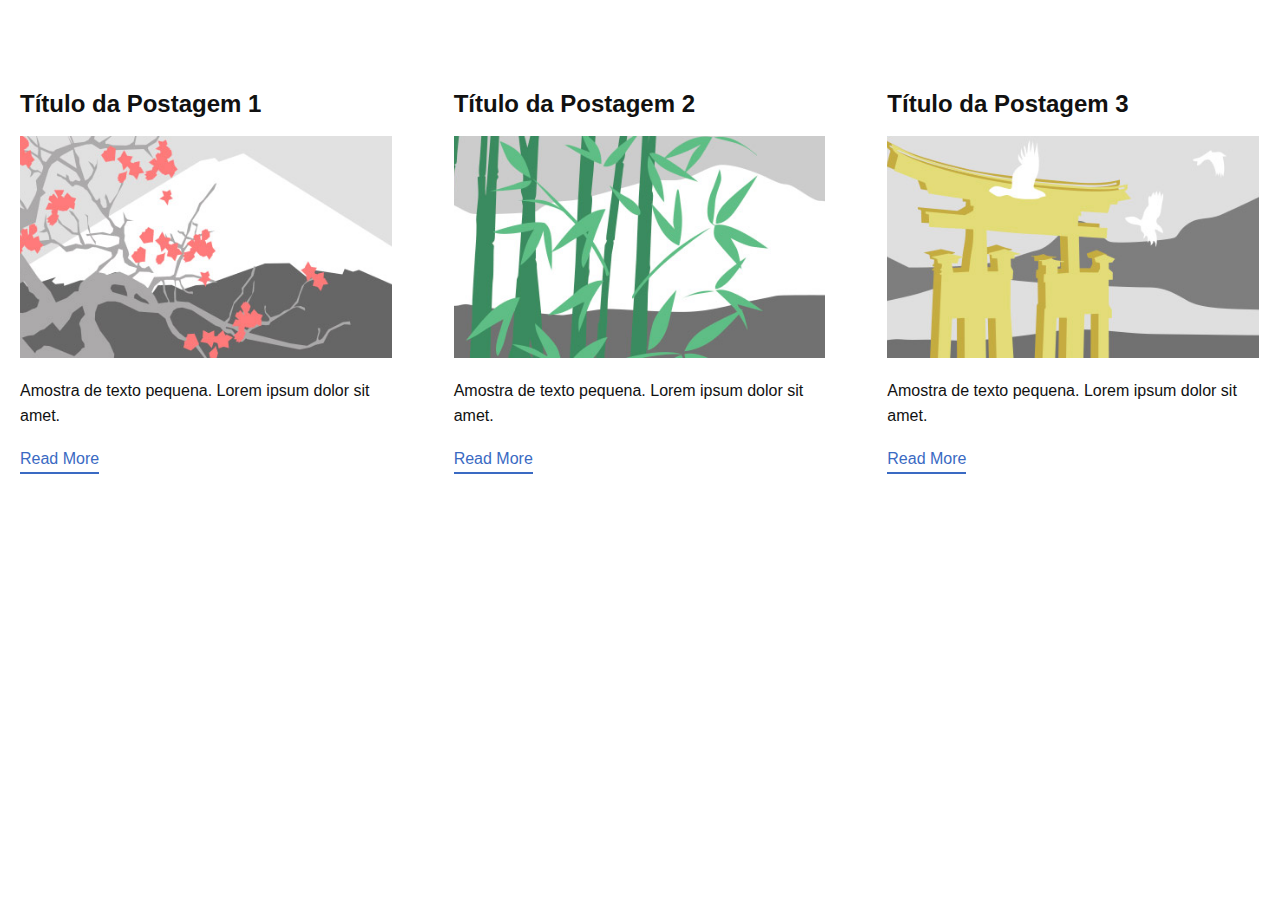
<file: Blog-Template.html>
<!DOCTYPE html>
<html style="font-size: 16px;"><head>
    <meta name="viewport" content="width=device-width, initial-scale=1.0">
    <meta charset="utf-8">
    <meta name="keywords" content=""><meta name="description" content="">
    <title></title>
    <link rel="stylesheet" href="nicepage.css" media="screen">
    <script class="u-script" type="text/javascript" src="//capp.nicepage.com/assets/jquery-1.9.1.min.js" defer=""></script>
    <script class="u-script" type="text/javascript" src="//capp.nicepage.com/bb6f344d8ad9d58c30fd5f3481535a1898a34ba8/nicepage.js" defer=""></script>
<meta name="generator" content="Nicepage 4.15.6, nicepage.com"></head>
<body class="u-body" data-style="blog-template-1" data-posts="" data-global-section-properties="{&quot;code&quot;:&quot;BLOG&quot;,&quot;colorings&quot;:{&quot;light&quot;:[&quot;clean&quot;],&quot;colored&quot;:[&quot;clean&quot;],&quot;dark&quot;:[&quot;clean&quot;]},&quot;isPreset&quot;:true}" data-source="fix" data-page-sections-style="[{&quot;name&quot;:&quot;blog-posts-1&quot;,&quot;margin&quot;:&quot;both&quot;,&quot;repeater-items-count&quot;:3}]" data-page-coloring-types="{&quot;light&quot;:[&quot;clean&quot;],&quot;colored&quot;:[&quot;clean&quot;],&quot;dark&quot;:[&quot;clean&quot;]}" data-page-category="&quot;Blog&quot;"><section class="u-clearfix u-block-7b14-1" custom-posts-hash="[[I,T],[I,T],[I,T]]" data-section-properties="{&quot;margin&quot;:&quot;both&quot;,&quot;repeater-items-count&quot;:3,&quot;stretch&quot;:true}" data-id="7b14" data-style="blog-posts-1" id="sec-f08a">
  <div class="u-clearfix u-sheet u-valign-middle u-block-7b14-2" data-state="{&quot;margin-top&quot;:{&quot;shouldApplyDefaultMargins&quot;:{&quot;XL&quot;:false,&quot;LG&quot;:false,&quot;MD&quot;:false,&quot;SM&quot;:false,&quot;XS&quot;:false},&quot;parentVerticalAlign&quot;:{&quot;XL&quot;:&quot;middle&quot;,&quot;LG&quot;:&quot;middle&quot;,&quot;MD&quot;:&quot;middle&quot;,&quot;SM&quot;:&quot;middle&quot;,&quot;XS&quot;:&quot;middle&quot;}},&quot;margin-bottom&quot;:{&quot;shouldApplyDefaultMargins&quot;:{&quot;XL&quot;:false,&quot;LG&quot;:false,&quot;MD&quot;:false,&quot;SM&quot;:false,&quot;XS&quot;:false},&quot;parentVerticalAlign&quot;:{&quot;XL&quot;:&quot;middle&quot;,&quot;LG&quot;:&quot;middle&quot;,&quot;MD&quot;:&quot;middle&quot;,&quot;SM&quot;:&quot;middle&quot;,&quot;XS&quot;:&quot;middle&quot;}}}">
    <div class="u-blog u-expanded-width u-repeater u-block-7b14-13" data-state="{&quot;margin-top&quot;:{&quot;shouldApplyDefaultMargins&quot;:{&quot;XL&quot;:false,&quot;LG&quot;:false,&quot;MD&quot;:false,&quot;SM&quot;:false,&quot;XS&quot;:false},&quot;parentVerticalAlign&quot;:{&quot;XL&quot;:&quot;middle&quot;,&quot;LG&quot;:&quot;middle&quot;,&quot;MD&quot;:&quot;middle&quot;,&quot;SM&quot;:&quot;middle&quot;,&quot;XS&quot;:&quot;middle&quot;}},&quot;margin-bottom&quot;:{&quot;shouldApplyDefaultMargins&quot;:{&quot;XL&quot;:false,&quot;LG&quot;:false,&quot;MD&quot;:false,&quot;SM&quot;:false,&quot;XS&quot;:false},&quot;parentVerticalAlign&quot;:{&quot;XL&quot;:&quot;middle&quot;,&quot;LG&quot;:&quot;middle&quot;,&quot;MD&quot;:&quot;middle&quot;,&quot;SM&quot;:&quot;middle&quot;,&quot;XS&quot;:&quot;middle&quot;}},&quot;min-height&quot;:{&quot;repeaterItems&quot;:{&quot;XL&quot;:3,&quot;LG&quot;:3,&quot;MD&quot;:3,&quot;SM&quot;:3,&quot;XS&quot;:3}}}">
      <div class="u-blog-post u-container-style u-repeater-item u-white u-block-7b14-14">
        <div class="u-container-layout u-similar-container u-valign-top u-block-7b14-15" data-state="{&quot;min-height&quot;:{&quot;canCollapse&quot;:{&quot;XL&quot;:false,&quot;LG&quot;:false,&quot;MD&quot;:false,&quot;SM&quot;:false,&quot;XS&quot;:false}}}">
          <h4 class="u-blog-control u-text u-block-7b14-17">
            <a class="u-post-header-link" href="#">Título da Postagem 1</a>
          </h4>
          <img alt="" class="u-blog-control u-expanded-width u-image u-image-default u-block-7b14-16" data-state="{&quot;height&quot;:{&quot;expandedBlock&quot;:{&quot;XL&quot;:true,&quot;LG&quot;:true,&quot;MD&quot;:true,&quot;SM&quot;:true,&quot;XS&quot;:true},&quot;expandedParent&quot;:{&quot;XL&quot;:null,&quot;LG&quot;:null,&quot;MD&quot;:null,&quot;SM&quot;:null,&quot;XS&quot;:null}}}" src="[data-uri]">
          <div class="u-blog-control u-post-content u-text u-block-7b14-18">Amostra de texto pequena. Lorem ipsum dolor sit amet.</div>
          <a href="#" class="u-blog-control u-border-2 u-border-palette-1-base u-btn u-btn-rectangle u-button-style u-none u-block-7b14-19">Read More</a>
        </div>
      </div>
      <div class="u-blog-post u-container-style u-repeater-item u-video-cover u-white u-block-7b14-8">
        <div class="u-container-layout u-similar-container u-valign-top u-block-7b14-20" data-state="{&quot;min-height&quot;:{&quot;canCollapse&quot;:{&quot;XL&quot;:false,&quot;LG&quot;:false,&quot;MD&quot;:false,&quot;SM&quot;:false,&quot;XS&quot;:false}}}">
          <h4 class="u-blog-control u-text u-block-7b14-22">
            <a class="u-post-header-link" href="#">Título da Postagem 2</a>
          </h4>
          <img alt="" class="u-blog-control u-expanded-width u-image u-image-default u-block-7b14-21" data-state="{&quot;height&quot;:{&quot;expandedBlock&quot;:{&quot;XL&quot;:true,&quot;LG&quot;:true,&quot;MD&quot;:true,&quot;SM&quot;:true,&quot;XS&quot;:true},&quot;expandedParent&quot;:{&quot;XL&quot;:null,&quot;LG&quot;:null,&quot;MD&quot;:null,&quot;SM&quot;:null,&quot;XS&quot;:null}}}" src="[data-uri]">
          <div class="u-blog-control u-post-content u-text u-block-7b14-3">Amostra de texto pequena. Lorem ipsum dolor sit amet.</div>
          <a href="#" class="u-blog-control u-border-2 u-border-palette-1-base u-btn u-btn-rectangle u-button-style u-none u-block-7b14-23">Read More</a>
        </div>
      </div>
      <div class="u-blog-post u-container-style u-repeater-item u-video-cover u-white u-block-7b14-9">
        <div class="u-container-layout u-similar-container u-valign-top u-block-7b14-24" data-state="{&quot;min-height&quot;:{&quot;canCollapse&quot;:{&quot;XL&quot;:false,&quot;LG&quot;:false,&quot;MD&quot;:false,&quot;SM&quot;:false,&quot;XS&quot;:false}}}">
          <h4 class="u-blog-control u-text u-block-7b14-26">
            <a class="u-post-header-link" href="#">Título da Postagem 3</a>
          </h4>
          <img alt="" class="u-blog-control u-expanded-width u-image u-image-default u-block-7b14-25" data-state="{&quot;height&quot;:{&quot;expandedBlock&quot;:{&quot;XL&quot;:true,&quot;LG&quot;:true,&quot;MD&quot;:true,&quot;SM&quot;:true,&quot;XS&quot;:true},&quot;expandedParent&quot;:{&quot;XL&quot;:null,&quot;LG&quot;:null,&quot;MD&quot;:null,&quot;SM&quot;:null,&quot;XS&quot;:null}}}" src="[data-uri]">
          <div class="u-blog-control u-post-content u-text u-block-7b14-4">Amostra de texto pequena. Lorem ipsum dolor sit amet.</div>
          <a href="#" class="u-blog-control u-border-2 u-border-palette-1-base u-btn u-btn-rectangle u-button-style u-none u-block-7b14-27">Read More</a>
        </div>
      </div>
    </div>
  </div>
  <style data-mode="XL">@media (min-width: 1200px) {
  .u-block-7b14-2 {
    min-height: 561px;
  }
  .u-block-7b14-13 {
    margin-top: 60px;
    margin-bottom: 60px;
    min-height: 441px;
    grid-template-columns: calc(33.3333% - 15px) calc(33.3333% - 15px) calc(33.3333% - 15px);
    height: auto;
    grid-gap: 22px;
  }
  .u-block-7b14-14 {
    background-image: none;
  }
  .u-block-7b14-15 {
    padding-top: 30px;
    padding-bottom: 30px;
    padding-left: 20px;
    padding-right: 20px;
  }
  .u-block-7b14-17 {
    margin-top: 0;
    margin-bottom: 0;
  }
  .u-block-7b14-16 {
    height: 222px;
    margin-top: 17px;
    margin-bottom: 0;
  }
  .u-block-7b14-18 {
    margin-top: 20px;
    margin-bottom: 0;
  }
  .u-block-7b14-19 {
    background-image: none;
    border-style: none none solid;
    margin-top: 17px;
    margin-right: auto;
    margin-bottom: 0;
    margin-left: 0;
    padding-top: 0;
    padding-bottom: 0;
    padding-left: 0;
    padding-right: 0;
  }
  .u-block-7b14-20 {
    padding-top: 30px;
    padding-bottom: 30px;
    padding-left: 20px;
    padding-right: 20px;
  }
  .u-block-7b14-22 {
    margin-top: 0;
    margin-bottom: 0;
  }
  .u-block-7b14-21 {
    height: 222px;
    margin-top: 17px;
    margin-bottom: 0;
  }
  .u-block-7b14-3 {
    margin-top: 20px;
    margin-bottom: 0;
  }
  .u-block-7b14-23 {
    background-image: none;
    border-style: none none solid;
    margin-top: 17px;
    margin-right: auto;
    margin-bottom: 0;
    margin-left: 0;
    padding-top: 0;
    padding-bottom: 0;
    padding-left: 0;
    padding-right: 0;
  }
  .u-block-7b14-24 {
    padding-top: 30px;
    padding-bottom: 30px;
    padding-left: 20px;
    padding-right: 20px;
  }
  .u-block-7b14-26 {
    margin-top: 0;
    margin-bottom: 0;
  }
  .u-block-7b14-25 {
    height: 222px;
    margin-top: 17px;
    margin-bottom: 0;
  }
  .u-block-7b14-4 {
    margin-top: 20px;
    margin-bottom: 0;
  }
  .u-block-7b14-27 {
    background-image: none;
    border-style: none none solid;
    margin-top: 17px;
    margin-right: auto;
    margin-bottom: 0;
    margin-left: 0;
    padding-top: 0;
    padding-bottom: 0;
    padding-left: 0;
    padding-right: 0;
  }
}</style>
  <style data-mode="LG">@media (max-width: 1199px) and (min-width: 992px) {
  .u-block-7b14-2 {
    min-height: 484px;
  }
  .u-block-7b14-13 {
    margin-top: 60px;
    margin-bottom: 60px;
    min-height: 364px;
    grid-template-columns: repeat(3, calc(33.333333333333336% - 15px));
    height: auto;
    grid-gap: 22px;
  }
  .u-block-7b14-14 {
    background-image: none;
  }
  .u-block-7b14-15 {
    padding-top: 30px;
    padding-bottom: 30px;
    padding-left: 20px;
    padding-right: 20px;
  }
  .u-block-7b14-17 {
    margin-top: 0;
    margin-bottom: 0;
  }
  .u-block-7b14-16 {
    height: 222px;
    margin-top: 17px;
    margin-bottom: 0;
  }
  .u-block-7b14-18 {
    margin-top: 20px;
    margin-bottom: 0;
  }
  .u-block-7b14-19 {
    background-image: none;
    border-style: none none solid;
    margin-top: 17px;
    margin-right: auto;
    margin-bottom: 0;
    margin-left: 0;
    padding-top: 0;
    padding-bottom: 0;
    padding-left: 0;
    padding-right: 0;
  }
  .u-block-7b14-20 {
    padding-top: 30px;
    padding-bottom: 30px;
    padding-left: 20px;
    padding-right: 20px;
  }
  .u-block-7b14-22 {
    margin-top: 0;
    margin-bottom: 0;
  }
  .u-block-7b14-21 {
    height: 222px;
    margin-top: 17px;
    margin-bottom: 0;
  }
  .u-block-7b14-3 {
    margin-top: 20px;
    margin-bottom: 0;
  }
  .u-block-7b14-23 {
    background-image: none;
    border-style: none none solid;
    margin-top: 17px;
    margin-right: auto;
    margin-bottom: 0;
    margin-left: 0;
    padding-top: 0;
    padding-bottom: 0;
    padding-left: 0;
    padding-right: 0;
  }
  .u-block-7b14-24 {
    padding-top: 30px;
    padding-bottom: 30px;
    padding-left: 20px;
    padding-right: 20px;
  }
  .u-block-7b14-26 {
    margin-top: 0;
    margin-bottom: 0;
  }
  .u-block-7b14-25 {
    height: 222px;
    margin-top: 17px;
    margin-bottom: 0;
  }
  .u-block-7b14-4 {
    margin-top: 20px;
    margin-bottom: 0;
  }
  .u-block-7b14-27 {
    background-image: none;
    border-style: none none solid;
    margin-top: 17px;
    margin-right: auto;
    margin-bottom: 0;
    margin-left: 0;
    padding-top: 0;
    padding-bottom: 0;
    padding-left: 0;
    padding-right: 0;
  }
}</style>
  <style data-mode="MD">@media (max-width: 991px) and (min-width: 768px) {
  .u-block-7b14-2 {
    min-height: 956px;
  }
  .u-block-7b14-13 {
    margin-top: 60px;
    margin-bottom: 60px;
    min-height: 836px;
    grid-template-columns: repeat(2, calc(50% - 11.25px));
    height: auto;
    grid-gap: 22px;
  }
  .u-block-7b14-14 {
    background-image: none;
  }
  .u-block-7b14-15 {
    padding-top: 30px;
    padding-bottom: 30px;
    padding-left: 20px;
    padding-right: 20px;
  }
  .u-block-7b14-17 {
    margin-top: 0;
    margin-bottom: 0;
  }
  .u-block-7b14-16 {
    height: 222px;
    margin-top: 17px;
    margin-bottom: 0;
  }
  .u-block-7b14-18 {
    margin-top: 20px;
    margin-bottom: 0;
  }
  .u-block-7b14-19 {
    background-image: none;
    border-style: none none solid;
    margin-top: 17px;
    margin-right: auto;
    margin-bottom: 0;
    margin-left: 0;
    padding-top: 0;
    padding-bottom: 0;
    padding-left: 0;
    padding-right: 0;
  }
  .u-block-7b14-20 {
    padding-top: 30px;
    padding-bottom: 30px;
    padding-left: 20px;
    padding-right: 20px;
  }
  .u-block-7b14-22 {
    margin-top: 0;
    margin-bottom: 0;
  }
  .u-block-7b14-21 {
    height: 222px;
    margin-top: 17px;
    margin-bottom: 0;
  }
  .u-block-7b14-3 {
    margin-top: 20px;
    margin-bottom: 0;
  }
  .u-block-7b14-23 {
    background-image: none;
    border-style: none none solid;
    margin-top: 17px;
    margin-right: auto;
    margin-bottom: 0;
    margin-left: 0;
    padding-top: 0;
    padding-bottom: 0;
    padding-left: 0;
    padding-right: 0;
  }
  .u-block-7b14-24 {
    padding-top: 30px;
    padding-bottom: 30px;
    padding-left: 20px;
    padding-right: 20px;
  }
  .u-block-7b14-26 {
    margin-top: 0;
    margin-bottom: 0;
  }
  .u-block-7b14-25 {
    height: 222px;
    margin-top: 17px;
    margin-bottom: 0;
  }
  .u-block-7b14-4 {
    margin-top: 20px;
    margin-bottom: 0;
  }
  .u-block-7b14-27 {
    background-image: none;
    border-style: none none solid;
    margin-top: 17px;
    margin-right: auto;
    margin-bottom: 0;
    margin-left: 0;
    padding-top: 0;
    padding-bottom: 0;
    padding-left: 0;
    padding-right: 0;
  }
}</style>
  <style data-mode="SM" data-visited="true">@media (max-width: 767px) and (min-width: 576px) {
  .u-block-7b14-2 {
    min-height: 956px;
  }
  .u-block-7b14-13 {
    margin-top: 60px;
    margin-bottom: 60px;
    min-height: 836px;
    grid-template-columns: 100%;
    height: auto;
    grid-gap: 22px;
  }
  .u-block-7b14-14 {
    background-image: none;
  }
  .u-block-7b14-15 {
    padding-top: 30px;
    padding-bottom: 30px;
    padding-left: 10px;
    padding-right: 10px;
  }
  .u-block-7b14-17 {
    margin-top: 0;
    margin-bottom: 0;
  }
  .u-block-7b14-16 {
    height: 278px;
    margin-top: 17px;
    margin-bottom: 0;
  }
  .u-block-7b14-18 {
    margin-top: 20px;
    margin-bottom: 0;
  }
  .u-block-7b14-19 {
    background-image: none;
    border-style: none none solid;
    margin-top: 17px;
    margin-right: auto;
    margin-bottom: 0;
    margin-left: 0;
    padding-top: 0;
    padding-bottom: 0;
    padding-left: 0;
    padding-right: 0;
  }
  .u-block-7b14-20 {
    padding-top: 30px;
    padding-bottom: 30px;
    padding-left: 10px;
    padding-right: 10px;
  }
  .u-block-7b14-22 {
    margin-top: 0;
    margin-bottom: 0;
  }
  .u-block-7b14-21 {
    height: 278px;
    margin-top: 17px;
    margin-bottom: 0;
  }
  .u-block-7b14-3 {
    margin-top: 20px;
    margin-bottom: 0;
  }
  .u-block-7b14-23 {
    background-image: none;
    border-style: none none solid;
    margin-top: 17px;
    margin-right: auto;
    margin-bottom: 0;
    margin-left: 0;
    padding-top: 0;
    padding-bottom: 0;
    padding-left: 0;
    padding-right: 0;
  }
  .u-block-7b14-24 {
    padding-top: 30px;
    padding-bottom: 30px;
    padding-left: 10px;
    padding-right: 10px;
  }
  .u-block-7b14-26 {
    margin-top: 0;
    margin-bottom: 0;
  }
  .u-block-7b14-25 {
    height: 278px;
    margin-top: 17px;
    margin-bottom: 0;
  }
  .u-block-7b14-4 {
    margin-top: 20px;
    margin-bottom: 0;
  }
  .u-block-7b14-27 {
    background-image: none;
    border-style: none none solid;
    margin-top: 17px;
    margin-right: auto;
    margin-bottom: 0;
    margin-left: 0;
    padding-top: 0;
    padding-bottom: 0;
    padding-left: 0;
    padding-right: 0;
  }
}</style>
  <style data-mode="XS">@media (max-width: 575px) {
  .u-block-7b14-2 {
    min-height: 956px;
  }
  .u-block-7b14-13 {
    margin-top: 60px;
    margin-bottom: 60px;
    min-height: 836px;
    grid-template-columns: 100%;
    height: auto;
    grid-gap: 22px;
  }
  .u-block-7b14-14 {
    background-image: none;
  }
  .u-block-7b14-15 {
    padding-top: 30px;
    padding-bottom: 30px;
    padding-left: 10px;
    padding-right: 10px;
  }
  .u-block-7b14-17 {
    margin-top: 0;
    margin-bottom: 0;
  }
  .u-block-7b14-16 {
    height: 278px;
    margin-top: 17px;
    margin-bottom: 0;
  }
  .u-block-7b14-18 {
    margin-top: 20px;
    margin-bottom: 0;
  }
  .u-block-7b14-19 {
    background-image: none;
    border-style: none none solid;
    margin-top: 17px;
    margin-right: auto;
    margin-bottom: 0;
    margin-left: 0;
    padding-top: 0;
    padding-bottom: 0;
    padding-left: 0;
    padding-right: 0;
  }
  .u-block-7b14-20 {
    padding-top: 30px;
    padding-bottom: 30px;
    padding-left: 10px;
    padding-right: 10px;
  }
  .u-block-7b14-22 {
    margin-top: 0;
    margin-bottom: 0;
  }
  .u-block-7b14-21 {
    height: 278px;
    margin-top: 17px;
    margin-bottom: 0;
  }
  .u-block-7b14-3 {
    margin-top: 20px;
    margin-bottom: 0;
  }
  .u-block-7b14-23 {
    background-image: none;
    border-style: none none solid;
    margin-top: 17px;
    margin-right: auto;
    margin-bottom: 0;
    margin-left: 0;
    padding-top: 0;
    padding-bottom: 0;
    padding-left: 0;
    padding-right: 0;
  }
  .u-block-7b14-24 {
    padding-top: 30px;
    padding-bottom: 30px;
    padding-left: 10px;
    padding-right: 10px;
  }
  .u-block-7b14-26 {
    margin-top: 0;
    margin-bottom: 0;
  }
  .u-block-7b14-25 {
    height: 278px;
    margin-top: 17px;
    margin-bottom: 0;
  }
  .u-block-7b14-4 {
    margin-top: 20px;
    margin-bottom: 0;
  }
  .u-block-7b14-27 {
    background-image: none;
    border-style: none none solid;
    margin-top: 17px;
    margin-right: auto;
    margin-bottom: 0;
    margin-left: 0;
    padding-top: 0;
    padding-bottom: 0;
    padding-left: 0;
    padding-right: 0;
  }
}</style>
</section>
</body></html>
</file>
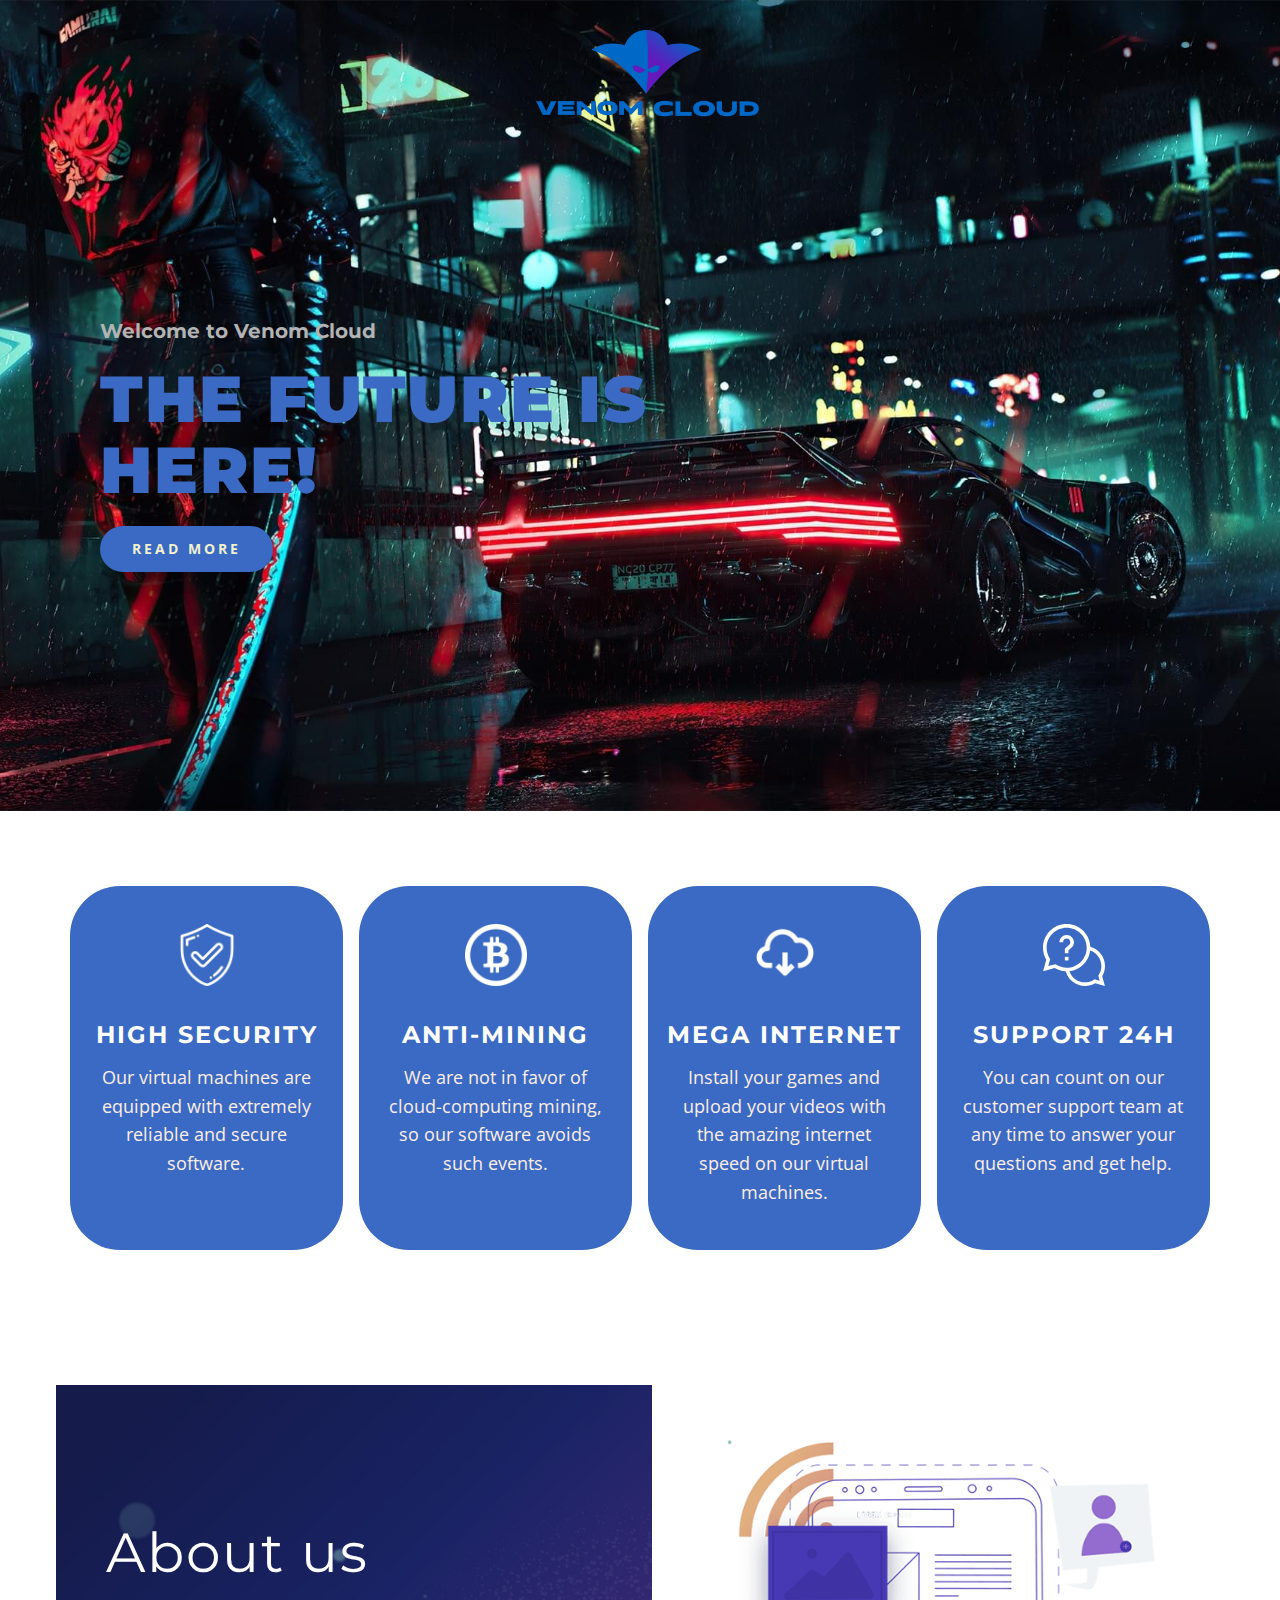
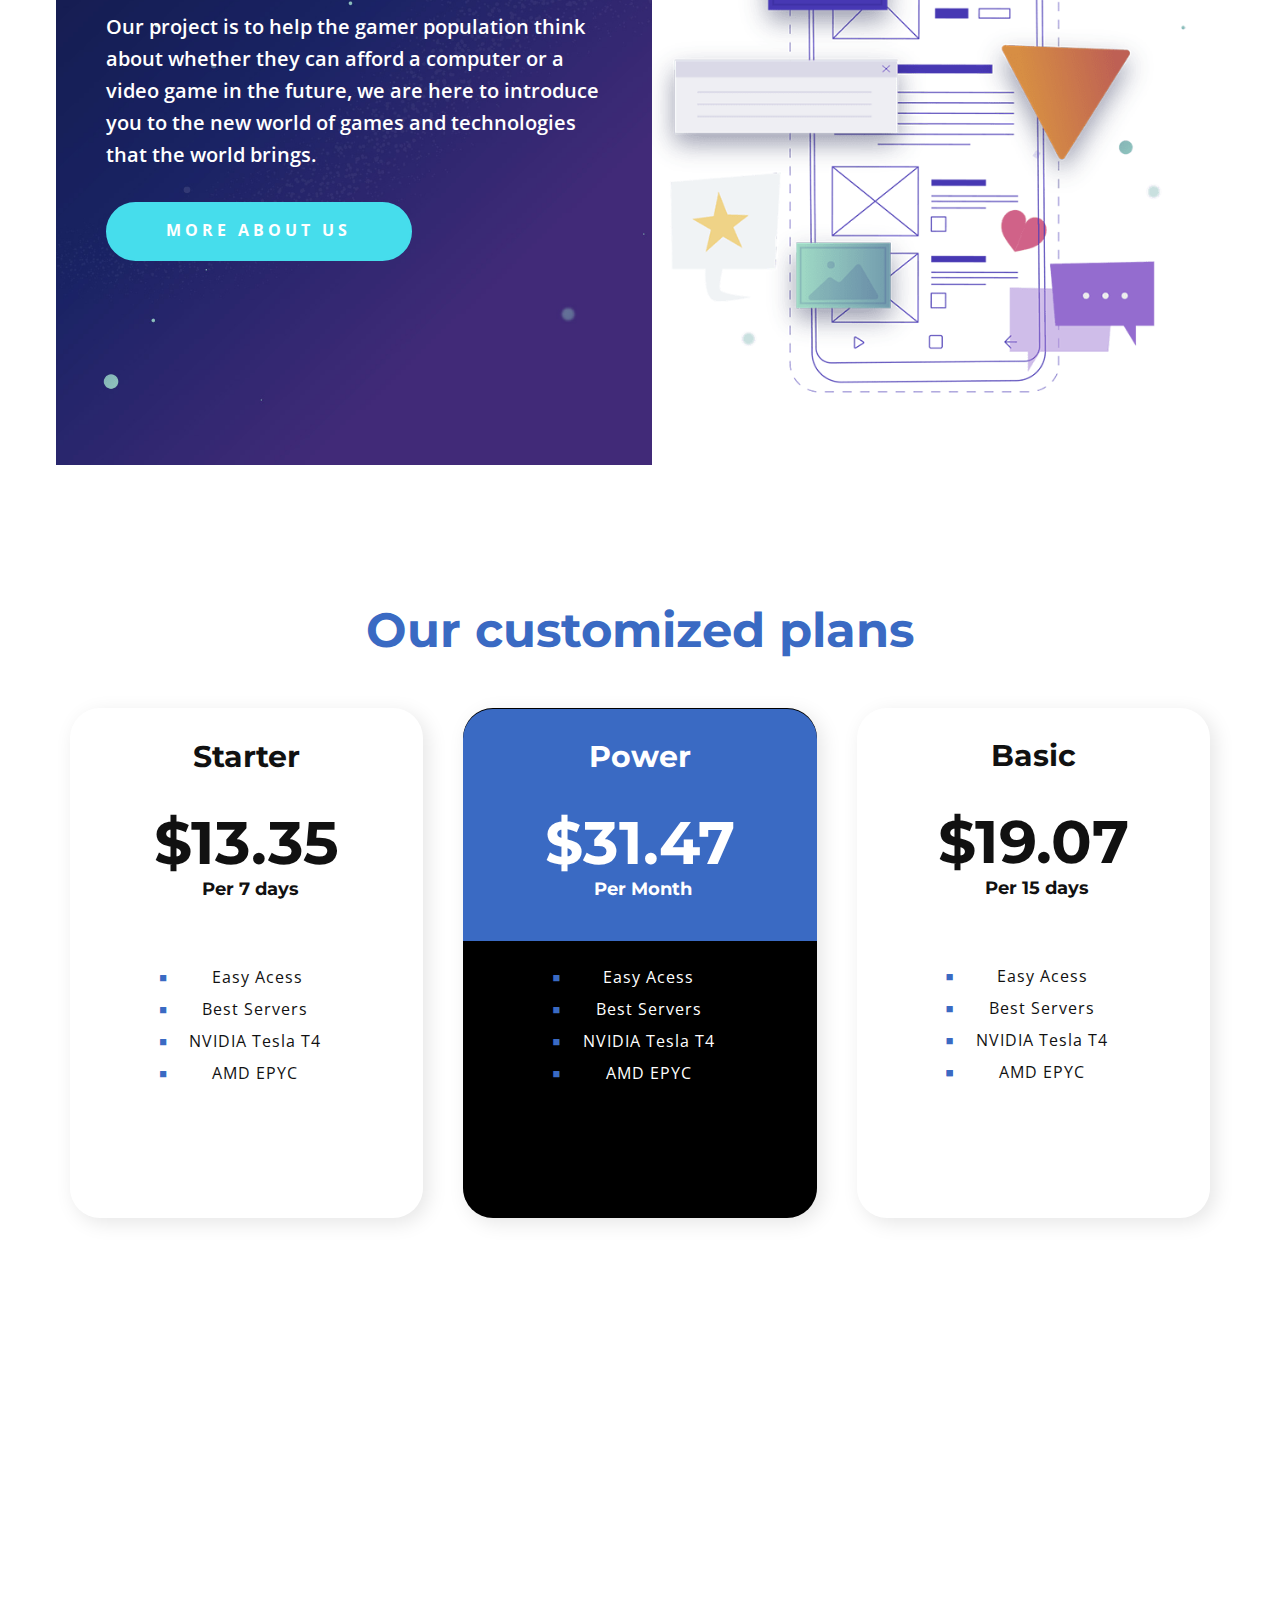
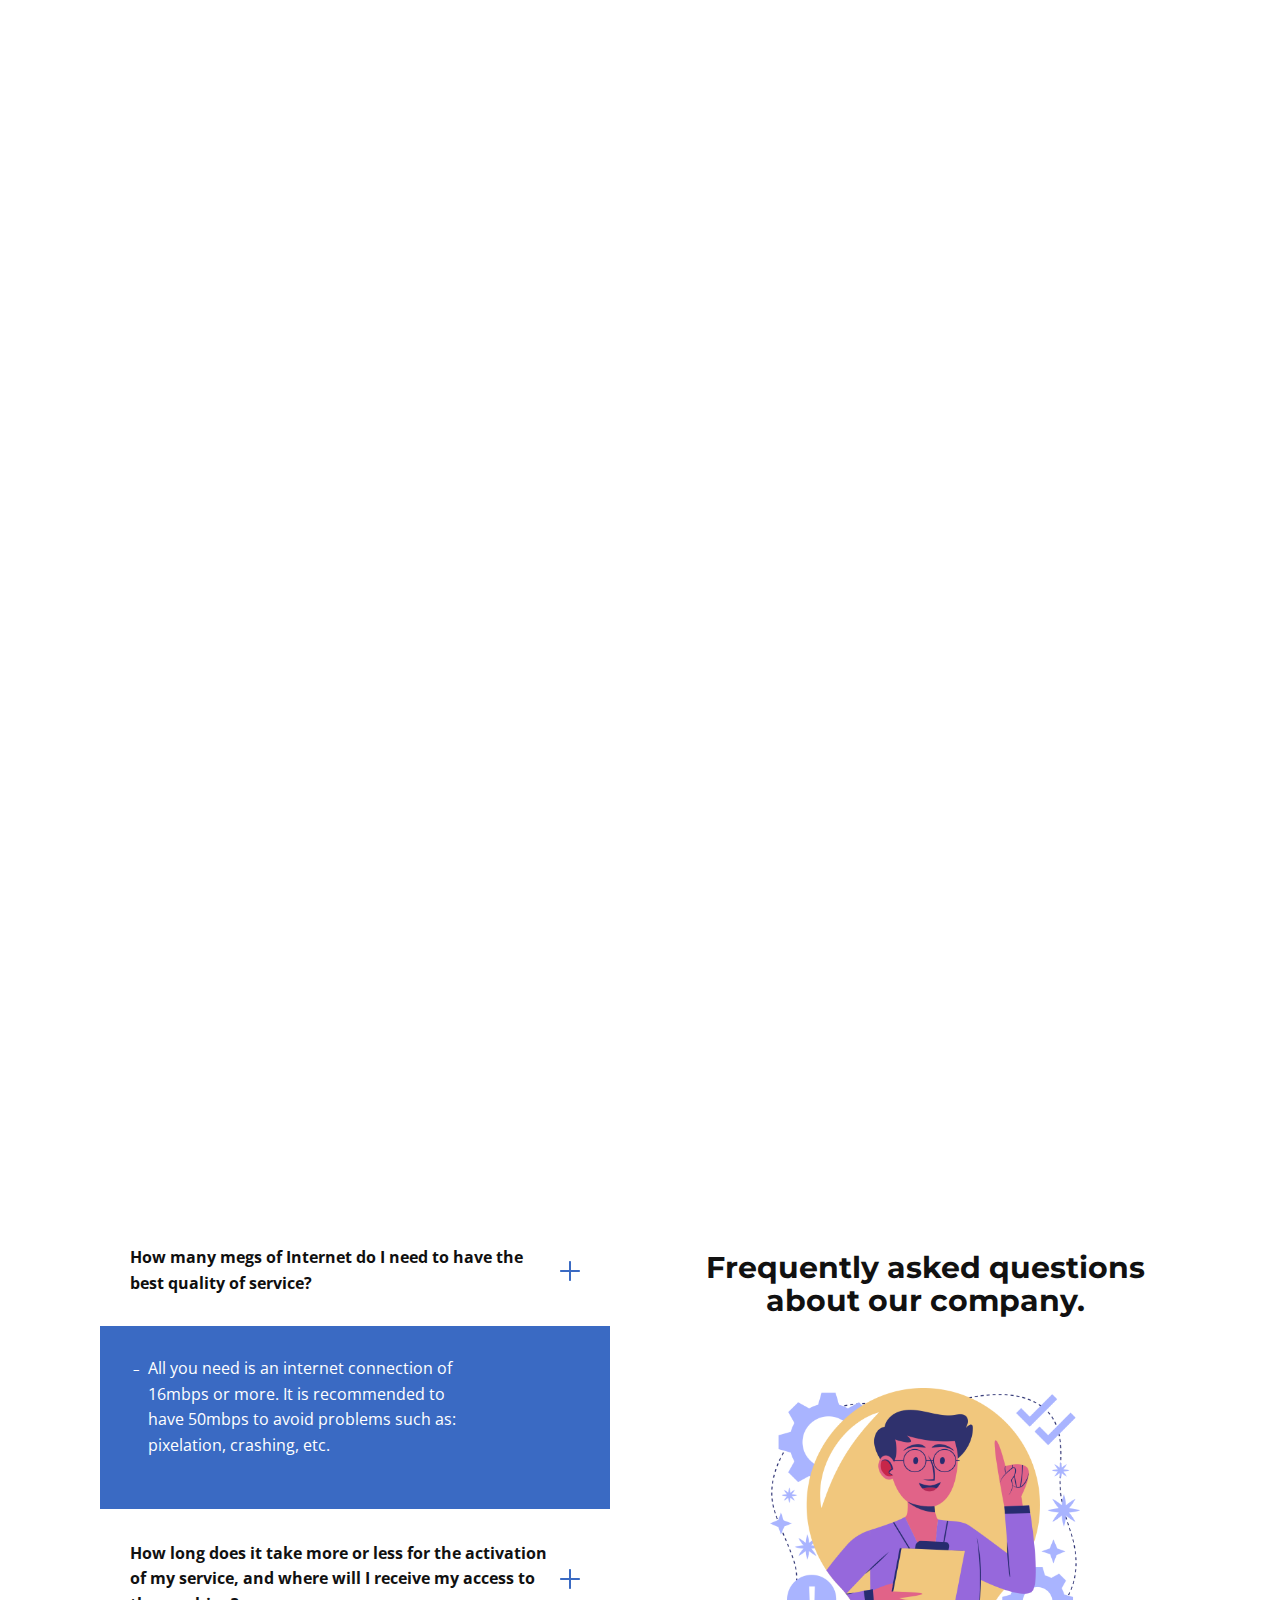
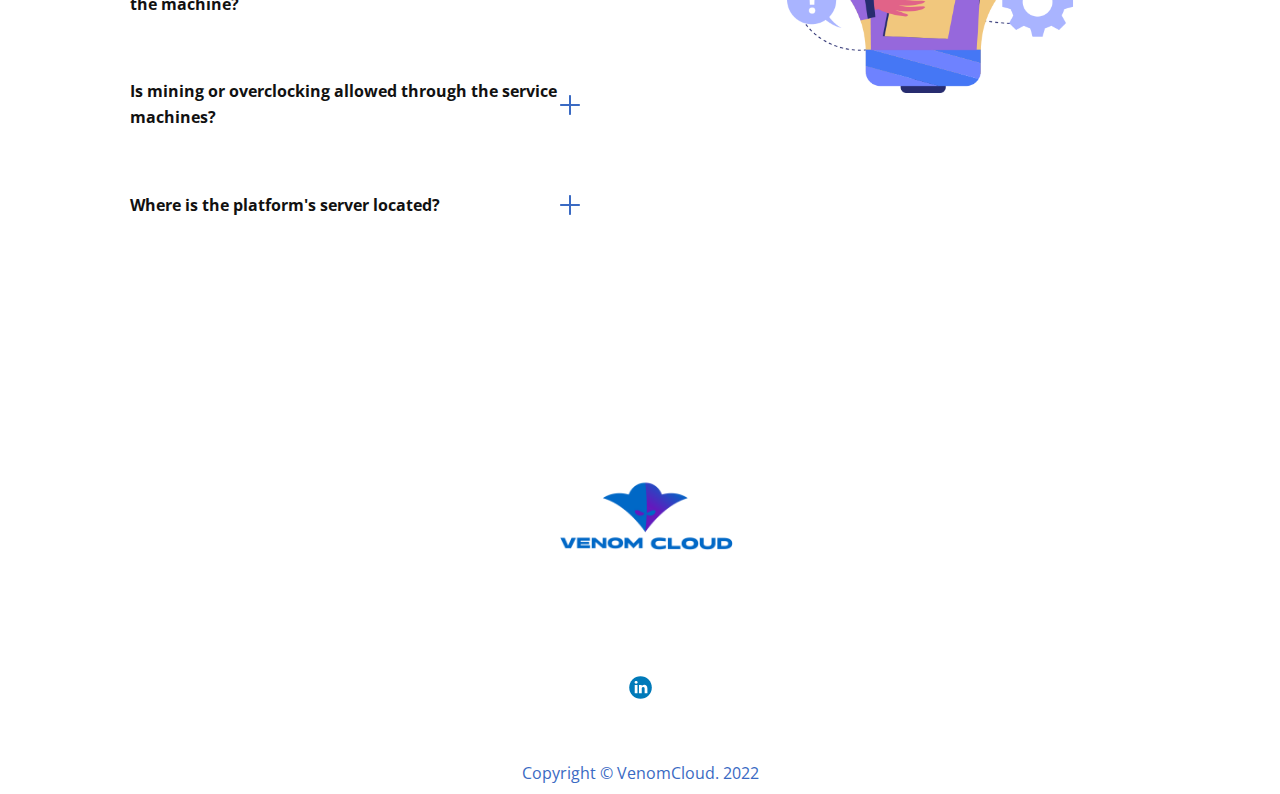
<file: Home.html>
<!DOCTYPE html>
<html style="font-size: 16px;" lang="pt"><head>
    <meta name="viewport" content="width=device-width, initial-scale=1.0">
    <meta charset="utf-8">
    <meta name="keywords" content="Santorini Holidays, ​You&amp;apos;re planning to visit Santorini during your next trip to Greece?, ​How Traveling Resets the Brain, ​Volcanic Santorini is home to unique beaches, ​Things to Do in Santorini, ​We are the best travel agency to improve your deals">
    <meta name="description" content="The Future is here!">
    <title>VenomCloud</title>
    <link rel="stylesheet" href="nicepage.css" media="screen">
<link rel="stylesheet" href="Home.css" media="screen">
    <script class="u-script" type="text/javascript" src="jquery.js" defer=""></script>
    <script class="u-script" type="text/javascript" src="nicepage.js" defer=""></script>
    <meta name="generator" content="Nicepage 4.14.1, nicepage.com">
    <link rel="icon" href="images/favicon.png">
    <link id="u-theme-google-font" rel="stylesheet" href="https://fonts.googleapis.com/css?family=Montserrat:100,100i,200,200i,300,300i,400,400i,500,500i,600,600i,700,700i,800,800i,900,900i|Open+Sans:300,300i,400,400i,500,500i,600,600i,700,700i,800,800i">
    <link id="u-page-google-font" rel="stylesheet" href="https://fonts.googleapis.com/css?family=Montserrat:100,100i,200,200i,300,300i,400,400i,500,500i,600,600i,700,700i,800,800i,900,900i">
    
    
    
    
    
    
    
    <script type="application/ld+json">{
		"@context": "http://schema.org",
		"@type": "Organization",
		"name": "VenomCloud",
		"logo": "images/sporty-swimwear-brand-logo-template-featuring-an-abstract-icon-5290b1.png",
		"sameAs": []
}</script>
    <meta name="theme-color" content="#3a6ac3">
    <meta property="og:title" content="VenomCloud">
    <meta property="og:description" content="The Future is here!">
    <meta property="og:type" content="website">
  </head>
  <body class="u-body u-overlap u-xl-mode" data-lang="pt"><header class="u-clearfix u-header u-header" id="sec-b207"><div class="u-clearfix u-sheet u-sheet-1">
        <a href="Home.html" data-page-id="2524423" class="u-image u-logo u-image-1" data-image-width="1080" data-image-height="1080" title="Página Inicial">
          <img src="images/sporty-swimwear-brand-logo-template-featuring-an-abstract-icon-5290b1.png" class="u-logo-image u-logo-image-1" data-lang-en="">
        </a>
      </div></header>
    <section class="u-align-left u-clearfix u-image u-section-1" id="carousel_feec" data-image-width="1920" data-image-height="1080">
      <div class="u-clearfix u-sheet u-sheet-1">
        <div class="u-container-style u-expanded-width-xs u-group u-group-1">
          <div class="u-container-layout u-valign-middle u-container-layout-1">
            <h5 class="u-text u-text-grey-30 u-text-1" data-lang-en="Tours from Tr Tours"> Welcome to Venom Cloud</h5>
            <h1 class="u-text u-text-palette-1-base u-text-2" data-lang-en="Santorini Holidays"> The future is here!</h1>
            <a href="Home.html" data-page-id="2524423" class="u-active-palette-3-light-3 u-border-2 u-border-active-palette-1-base u-border-hover-palette-1-base u-border-palette-1-base u-btn u-btn-round u-button-style u-hover-palette-3-light-3 u-palette-1-base u-radius-50 u-text-active-palette-1-base u-text-hover-palette-1-base u-text-palette-3-light-2 u-btn-1" data-lang-en="{&quot;content&quot;:&quot;read more&quot;,&quot;href&quot;:&quot;https://nicepage.com/c/tiles-website-templates&quot;}">read more</a>
          </div>
        </div>
      </div>
    </section>
    <section class="u-clearfix u-valign-middle u-white u-section-2" id="carousel_403f">
      <div class="u-list u-list-1">
        <div class="u-repeater u-repeater-1">
          <div class="u-align-center u-container-style u-list-item u-palette-1-base u-radius-50 u-repeater-item u-shape-round u-list-item-1">
            <div class="u-container-layout u-similar-container u-valign-top u-container-layout-1"><span class="u-file-icon u-icon u-text-white u-icon-1"><img src="images/388531-5.png" alt=""></span>
              <h5 class="u-text u-text-1" data-lang-en="Tours">High Security</h5>
              <p class="u-text u-text-palette-2-light-3 u-text-2" data-lang-en="Duis aute irure dolor in reprehenderit in voluptate velit esse cillum dolore eu fugiat nulla pariatur"> Our virtual machines are equipped<span style="font-weight: 700;"></span> with extremely reliable and secure software.
              </p>
            </div>
          </div>
          <div class="u-align-center u-container-style u-list-item u-palette-1-base u-radius-50 u-repeater-item u-shape-round u-list-item-2">
            <div class="u-container-layout u-similar-container u-valign-top u-container-layout-2"><span class="u-file-icon u-icon u-text-white u-icon-2"><img src="images/991959-6.png" alt=""></span>
              <h5 class="u-text u-text-3" data-lang-en="Hikking"> Anti-Mining</h5>
              <p class="u-text u-text-palette-2-light-3 u-text-4" data-lang-en="Duis aute irure dolor in reprehenderit in voluptate velit esse cillum dolore eu fugiat nulla pariatur"> We are not in favor of cloud-computing mining, so our software avoids such events.<span style="font-weight: 700;"></span>
              </p>
            </div>
          </div>
          <div class="u-align-center u-container-style u-list-item u-palette-1-base u-radius-50 u-repeater-item u-shape-round u-list-item-3">
            <div class="u-container-layout u-similar-container u-valign-top u-container-layout-3"><span class="u-file-icon u-icon u-text-white u-icon-3"><img src="images/8040387-7.png" alt=""></span>
              <h5 class="u-text u-text-5" data-lang-en="Travel"> Mega internet</h5>
              <p class="u-text u-text-palette-2-light-3 u-text-6" data-lang-en="Duis aute irure dolor in reprehenderit in voluptate velit esse cillum dolore eu fugiat nulla pariatur"> Install your games and upload your videos with the amazing internet speed on our virtual machines.</p>
            </div>
          </div>
          <div class="u-align-center u-container-style u-list-item u-palette-1-base u-radius-50 u-repeater-item u-shape-round u-list-item-4">
            <div class="u-container-layout u-similar-container u-valign-top u-container-layout-4"><span class="u-icon u-icon-4"><svg class="u-svg-link" preserveAspectRatio="xMidYMin slice" viewBox="0 0 512 512" style=""><use xmlns:xlink="http://www.w3.org/1999/xlink" xlink:href="#svg-60ce"></use></svg><svg class="u-svg-content" viewBox="0 0 512 512" id="svg-60ce"><path d="m512 346.5c0-74.628906-50.285156-139.832031-121.195312-159.480469-4.457032-103.878906-90.347657-187.019531-195.304688-187.019531-107.800781 0-195.5 87.699219-195.5 195.5 0 35.132812 9.351562 69.339844 27.109375 99.371094l-26.390625 95.40625 95.410156-26.386719c27.605469 16.324219 58.746094 25.519531 90.886719 26.90625 19.644531 70.914063 84.851563 121.203125 159.484375 121.203125 29.789062 0 58.757812-7.933594 84.210938-23.007812l80.566406 22.285156-22.285156-80.566406c15.074218-25.453126 23.007812-54.421876 23.007812-84.210938zm-411.136719-15.046875-57.117187 15.800781 15.800781-57.117187-3.601563-5.632813c-16.972656-26.554687-25.945312-57.332031-25.945312-89.003906 0-91.257812 74.242188-165.5 165.5-165.5s165.5 74.242188 165.5 165.5-74.242188 165.5-165.5 165.5c-31.671875 0-62.445312-8.972656-89.003906-25.945312zm367.390625 136.800781-42.382812-11.726562-5.660156 3.683594c-21.941407 14.253906-47.433594 21.789062-73.710938 21.789062-58.65625 0-110.199219-37.925781-128.460938-92.308594 89.820313-10.355468 161.296876-81.832031 171.65625-171.65625 54.378907 18.265625 92.304688 69.808594 92.304688 128.464844 0 26.277344-7.535156 51.769531-21.789062 73.710938l-3.683594 5.660156zm0 0"></path><path d="m180.5 271h30v30h-30zm0 0"></path><path d="m225.5 150c0 8.519531-3.46875 16.382812-9.765625 22.144531l-35.234375 32.25v36.605469h30v-23.394531l25.488281-23.328125c12.398438-11.347656 19.511719-27.484375 19.511719-44.277344 0-33.085938-26.914062-60-60-60s-60 26.914062-60 60h30c0-16.542969 13.457031-30 30-30s30 13.457031 30 30zm0 0"></path></svg></span>
              <h5 class="u-text u-text-7" data-lang-en="Support">Support 24h</h5>
              <p class="u-text u-text-palette-2-light-3 u-text-8" data-lang-en="Duis aute irure dolor in reprehenderit in voluptate velit esse cillum dolore eu fugiat nulla pariatur"> You can count on our customer support team at any time to answer your questions and get help.</p>
            </div>
          </div>
        </div>
      </div>
    </section>
    <section class="u-clearfix u-white u-section-3" id="carousel_e9b0">
      <div class="u-clearfix u-sheet u-sheet-1">
        <div class="u-clearfix u-layout-wrap u-layout-wrap-1">
          <div class="u-layout">
            <div class="u-layout-row">
              <div class="u-align-left u-container-style u-image u-layout-cell u-right-cell u-size-31 u-image-1" data-image-width="972" data-image-height="1080">
                <div class="u-container-layout u-container-layout-1">
                  <h2 class="u-custom-font u-font-montserrat u-text u-text-body-alt-color u-text-1">About us</h2>
                  <p class="u-text u-text-body-alt-color u-text-2"> Our project is to help the gamer population think about whether they can afford a computer or a video game in the future, we are here to introduce you to the new world of games and technologies that the world brings.</p>
                  <a href="Home.html" data-page-id="2524423" class="u-border-2 u-border-active-palette-4-base u-border-hover-palette-4-base u-border-palette-4-base u-btn u-btn-round u-button-style u-palette-4-base u-radius-50 u-text-active-palette-1-dark-2 u-text-body-alt-color u-text-hover-palette-1-dark-2 u-btn-1"> More about us</a>
                </div>
              </div>
              <div class="u-align-center u-container-style u-image u-layout-cell u-left-cell u-size-29 u-image-2" data-image-width="800" data-image-height="800">
                <div class="u-container-layout u-valign-middle-sm u-container-layout-2"></div>
              </div>
            </div>
          </div>
        </div>
      </div>
    </section>
    <section class="u-align-center u-clearfix u-section-4" id="carousel_e491">
      <div class="u-clearfix u-sheet u-sheet-1">
        <h2 class="u-custom-font u-font-montserrat u-text u-text-1"> Our customized plans</h2>
        <div class="u-expanded-width u-list u-list-1">
          <div class="u-repeater u-repeater-1">
            <div class="u-align-center u-container-style u-custom-item u-list-item u-radius-30 u-repeater-item u-shape-round u-white u-list-item-1">
              <div class="u-container-layout u-similar-container u-valign-bottom u-container-layout-1">
                <div class="u-align-center u-container-style u-custom-item u-expanded-width u-group u-shape-round u-top-left-radius-20 u-top-right-radius-20 u-group-1">
                  <div class="u-container-layout u-container-layout-2">
                    <h3 class="u-custom-font u-font-montserrat u-text u-text-2">Starter</h3>
                    <h4 class="u-custom-font u-font-montserrat u-text u-text-3">$​13.35</h4>
                    <h6 class="u-custom-font u-font-montserrat u-text u-text-4"> Per 7 days</h6>
                  </div>
                </div>
                <ul class="u-align-center u-custom-list u-text u-text-5">
                  <li>
                    <div class="u-list-icon u-text-palette-1-base">
                      <div xmlns="http://www.w3.org/2000/svg" xmlns:xlink="http://www.w3.org/1999/xlink" version="1.1" xml:space="preserve" class="u-svg-content">■</div>
                    </div>&nbsp;Easy Acess
                  </li>
                  <li>
                    <div class="u-list-icon u-text-palette-1-base">
                      <div xmlns="http://www.w3.org/2000/svg" xmlns:xlink="http://www.w3.org/1999/xlink" version="1.1" xml:space="preserve" class="u-svg-content">■</div>
                    </div>Best Servers
                  </li>
                  <li>
                    <div class="u-list-icon u-text-palette-1-base">
                      <div xmlns="http://www.w3.org/2000/svg" xmlns:xlink="http://www.w3.org/1999/xlink" version="1.1" xml:space="preserve" class="u-svg-content">■</div>
                    </div>NVIDIA Tesla T4
                  </li>
                  <li>
                    <div class="u-list-icon u-text-palette-1-base">
                      <div xmlns="http://www.w3.org/2000/svg" xmlns:xlink="http://www.w3.org/1999/xlink" version="1.1" xml:space="preserve" class="u-svg-content">■</div>
                    </div>AMD EPYC
                  </li>
                </ul>
                <a href="Home.html" data-page-id="2524423" class="u-border-none u-btn u-btn-round u-button-style u-custom-font u-custom-item u-font-montserrat u-radius-8 u-text-body-color u-btn-1" data-animation-name="customAnimationIn" data-animation-duration="1000" data-animation-delay="0" data-animation-direction="">BUY</a>
              </div>
            </div>
            <div class="u-black u-container-style u-custom-item u-list-item u-radius-30 u-repeater-item u-shape-round u-list-item-2">
              <div class="u-container-layout u-similar-container u-valign-bottom u-container-layout-3">
                <div class="u-align-center u-container-style u-custom-item u-expanded-width u-group u-palette-1-base u-shape-round u-top-left-radius-30 u-top-right-radius-30 u-group-2">
                  <div class="u-container-layout u-container-layout-4">
                    <h3 class="u-custom-font u-font-montserrat u-text u-text-default u-text-6">Power</h3>
                    <h4 class="u-custom-font u-font-montserrat u-text u-text-default u-text-7"> $31.47</h4>
                    <h6 class="u-custom-font u-font-montserrat u-text u-text-8"> Per Month</h6>
                  </div>
                </div>
                <ul class="u-align-center u-custom-list u-text u-text-9">
                  <li>
                    <div class="u-list-icon u-text-palette-1-base">
                      <div xmlns="http://www.w3.org/2000/svg" xmlns:xlink="http://www.w3.org/1999/xlink" version="1.1" xml:space="preserve" class="u-svg-content">■</div>
                    </div>Easy Acess
                  </li>
                  <li>
                    <div class="u-list-icon u-text-palette-1-base">
                      <div xmlns="http://www.w3.org/2000/svg" xmlns:xlink="http://www.w3.org/1999/xlink" version="1.1" xml:space="preserve" class="u-svg-content">■</div>
                    </div>Best Servers
                  </li>
                  <li>
                    <div class="u-list-icon u-text-palette-1-base">
                      <div xmlns="http://www.w3.org/2000/svg" xmlns:xlink="http://www.w3.org/1999/xlink" version="1.1" xml:space="preserve" class="u-svg-content">■</div>
                    </div>NVIDIA Tesla T4
                  </li>
                  <li>
                    <div class="u-list-icon u-text-palette-1-base">
                      <div xmlns="http://www.w3.org/2000/svg" xmlns:xlink="http://www.w3.org/1999/xlink" version="1.1" xml:space="preserve" class="u-svg-content">■</div>
                    </div>AMD EPYC
                  </li>
                </ul>
                <a href="Home.html" data-page-id="2524423" class="u-border-none u-btn u-btn-round u-button-style u-custom-font u-custom-item u-font-montserrat u-palette-1-base u-radius-8 u-text-body-alt-color u-btn-2" data-animation-name="customAnimationIn" data-animation-duration="1000" data-animation-delay="0" data-animation-direction="">BUY</a>
              </div>
            </div>
            <div class="u-align-center u-container-style u-custom-item u-list-item u-radius-30 u-repeater-item u-shape-round u-white u-list-item-3">
              <div class="u-container-layout u-similar-container u-valign-bottom u-container-layout-5">
                <div class="u-align-center u-container-style u-custom-item u-expanded-width u-group u-shape-round u-top-left-radius-20 u-top-right-radius-20 u-group-3">
                  <div class="u-container-layout u-container-layout-6">
                    <h3 class="u-custom-font u-font-montserrat u-text u-text-default u-text-10">Basic</h3>
                    <h4 class="u-custom-font u-font-montserrat u-text u-text-default u-text-11">$​19.07</h4>
                    <h6 class="u-custom-font u-font-montserrat u-text u-text-12"> Per 15 days</h6>
                  </div>
                </div>
                <ul class="u-align-center u-custom-list u-text u-text-13">
                  <li>
                    <div class="u-list-icon u-text-palette-1-base">
                      <div xmlns="http://www.w3.org/2000/svg" xmlns:xlink="http://www.w3.org/1999/xlink" version="1.1" xml:space="preserve" class="u-svg-content">■</div>
                    </div>Easy Acess
                  </li>
                  <li>
                    <div class="u-list-icon u-text-palette-1-base">
                      <div xmlns="http://www.w3.org/2000/svg" xmlns:xlink="http://www.w3.org/1999/xlink" version="1.1" xml:space="preserve" class="u-svg-content">■</div>
                    </div>Best Servers
                  </li>
                  <li>
                    <div class="u-list-icon u-text-palette-1-base">
                      <div xmlns="http://www.w3.org/2000/svg" xmlns:xlink="http://www.w3.org/1999/xlink" version="1.1" xml:space="preserve" class="u-svg-content">■</div>
                    </div>NVIDIA Tesla T4
                  </li>
                  <li>
                    <div class="u-list-icon u-text-palette-1-base">
                      <div xmlns="http://www.w3.org/2000/svg" xmlns:xlink="http://www.w3.org/1999/xlink" version="1.1" xml:space="preserve" class="u-svg-content">■</div>
                    </div>
                    <div class="u-list-icon u-text-palette-1-base">
                      <div xmlns="http://www.w3.org/2000/svg" xmlns:xlink="http://www.w3.org/1999/xlink" version="1.1" xml:space="preserve" class="u-svg-content">■</div>
                    </div>AMD EPYC
                  </li>
                </ul>
                <a href="Home.html" data-page-id="2524423" class="u-border-none u-btn u-btn-round u-button-style u-custom-font u-custom-item u-font-montserrat u-radius-8 u-text-body-color u-btn-3" data-animation-name="customAnimationIn" data-animation-duration="1000" data-animation-delay="0" data-animation-direction="">BUY<span class="u-file-icon u-icon"><img src="images/545682.png" alt=""></span>
                </a>
              </div>
            </div>
          </div>
        </div>
      </div>
    </section>
    <section class="u-clearfix u-section-5" id="carousel_2e77">
      <div class="u-clearfix u-sheet u-valign-middle-sm u-valign-middle-xs u-sheet-1">
        <img class="u-image u-image-default u-preserve-proportions u-image-1" src="images/jjjjjjjjjjjjjjjjjjj.png" alt="" data-image-width="242" data-image-height="241" data-animation-name="customAnimationIn" data-animation-duration="1500">
        <img class="u-align-left u-image u-image-contain u-image-default u-preserve-proportions u-image-2" data-image-width="1155" data-image-height="900" src="images/xxxx.png" data-animation-name="customAnimationIn" data-animation-duration="1500">
        <img class="u-align-left u-image u-image-contain u-image-default u-preserve-proportions u-image-3" data-image-width="959" data-image-height="947" src="images/ddd-min.png" data-animation-name="customAnimationIn" data-animation-duration="1750">
        <div class="u-gradient u-shape u-shape-circle u-shape-1" data-animation-name="customAnimationIn" data-animation-duration="1500" data-animation-delay="250"></div>
        <div class="u-list u-list-1">
          <div class="u-repeater u-repeater-1">
            <div class="u-align-center u-container-style u-list-item u-radius-12 u-repeater-item u-shape-round u-white u-list-item-1" data-animation-name="customAnimationIn" data-animation-duration="1500" data-animation-delay="500">
              <div class="u-container-layout u-similar-container u-container-layout-1">
                <p class="u-text u-text-default u-text-palette-1-dark-2 u-text-1"> Employees</p>
                <h3 class="u-custom-font u-font-montserrat u-text u-text-default u-text-palette-1-base u-text-2" data-animation-name="counter" data-animation-event="scroll" data-animation-duration="3000">17</h3>
              </div>
            </div>
            <div class="u-align-center u-container-style u-list-item u-radius-12 u-repeater-item u-shape-round u-white u-list-item-2" data-animation-name="customAnimationIn" data-animation-duration="1500" data-animation-delay="500">
              <div class="u-container-layout u-similar-container u-container-layout-2">
                <p class="u-text u-text-default u-text-palette-1-dark-2 u-text-3">clients</p>
                <h3 class="u-custom-font u-font-montserrat u-text u-text-default u-text-palette-1-base u-text-4" data-animation-name="counter" data-animation-event="scroll" data-animation-duration="3000">50+</h3>
              </div>
            </div>
          </div>
        </div>
      </div>
    </section>
    <section class="u-align-center u-clearfix u-section-6" id="carousel_9de3">
      <div class="u-clearfix u-sheet u-sheet-1">
        <div class="u-clearfix u-expanded-width u-layout-wrap u-layout-wrap-1">
          <div class="u-layout">
            <div class="u-layout-row">
              <div class="u-container-style u-layout-cell u-size-30 u-white u-layout-cell-1">
                <div class="u-container-layout u-valign-top u-container-layout-1">
                  <div class="u-accordion u-expanded-width u-spacing-2 u-accordion-1">
                    <div class="u-accordion-item u-accordion-item-1">
                      <a class="active u-accordion-link u-button-style u-text-body-color u-accordion-link-1" id="link-accordion-7c0e" aria-controls="accordion-7c0e" aria-selected="true">
                        <span class="u-accordion-link-text"> How many megs of Internet do I need to have the best quality of service?</span><span class="u-accordion-link-icon u-icon u-icon-circle u-text-palette-1-base u-icon-1"><svg class="u-svg-link" preserveAspectRatio="xMidYMin slice" viewBox="0 0 426.66667 426.66667" style=""><use xmlns:xlink="http://www.w3.org/1999/xlink" xlink:href="#svg-347e"></use></svg><svg class="u-svg-content" viewBox="0 0 426.66667 426.66667" id="svg-347e"><path d="m405.332031 192h-170.664062v-170.667969c0-11.773437-9.558594-21.332031-21.335938-21.332031-11.773437 0-21.332031 9.558594-21.332031 21.332031v170.667969h-170.667969c-11.773437 0-21.332031 9.558594-21.332031 21.332031 0 11.777344 9.558594 21.335938 21.332031 21.335938h170.667969v170.664062c0 11.777344 9.558594 21.335938 21.332031 21.335938 11.777344 0 21.335938-9.558594 21.335938-21.335938v-170.664062h170.664062c11.777344 0 21.335938-9.558594 21.335938-21.335938 0-11.773437-9.558594-21.332031-21.335938-21.332031zm0 0"></path></svg></span>
                      </a>
                      <div class="u-accordion-active u-accordion-pane u-align-left u-container-style u-palette-1-base u-accordion-pane-1" id="accordion-7c0e" aria-labelledby="link-accordion-7c0e">
                        <div class="u-container-layout u-valign-top u-container-layout-2">
                          <ul class="u-custom-list u-text u-text-1">
                            <li>
                              <div class="u-list-icon">
                                <div xmlns="http://www.w3.org/2000/svg" xmlns:xlink="http://www.w3.org/1999/xlink" version="1.1" xml:space="preserve" class="u-svg-content">–</div>
                              </div>All you need is an internet connection of 16mbps or more. It is recommended to have 50mbps to avoid problems such as: pixelation, crashing, etc.<br>
                            </li>
                          </ul>
                        </div>
                      </div>
                    </div>
                    <div class="u-accordion-item u-accordion-item-2">
                      <a class="u-accordion-link u-button-style u-text-body-color u-accordion-link-2" id="link-accordion-05cb" aria-controls="accordion-05cb" aria-selected="false">
                        <span class="u-accordion-link-text"> How long does it take more or less for the activation of my service, and where will I receive my access to the machine?</span><span class="u-accordion-link-icon u-icon u-icon-circle u-text-palette-1-base u-icon-2"><svg class="u-svg-link" preserveAspectRatio="xMidYMin slice" viewBox="0 0 426.66667 426.66667" style=""><use xmlns:xlink="http://www.w3.org/1999/xlink" xlink:href="#svg-ae03"></use></svg><svg class="u-svg-content" viewBox="0 0 426.66667 426.66667" id="svg-ae03"><path d="m405.332031 192h-170.664062v-170.667969c0-11.773437-9.558594-21.332031-21.335938-21.332031-11.773437 0-21.332031 9.558594-21.332031 21.332031v170.667969h-170.667969c-11.773437 0-21.332031 9.558594-21.332031 21.332031 0 11.777344 9.558594 21.335938 21.332031 21.335938h170.667969v170.664062c0 11.777344 9.558594 21.335938 21.332031 21.335938 11.777344 0 21.335938-9.558594 21.335938-21.335938v-170.664062h170.664062c11.777344 0 21.335938-9.558594 21.335938-21.335938 0-11.773437-9.558594-21.332031-21.335938-21.332031zm0 0"></path></svg></span>
                      </a>
                      <div class="u-accordion-pane u-container-style u-palette-1-base u-accordion-pane-2" id="accordion-05cb" aria-labelledby="link-accordion-05cb">
                        <div class="u-container-layout u-valign-top u-container-layout-3">
                          <ul class="u-custom-list u-text u-text-2">
                            <li>
                              <div class="u-list-icon">
                                <div xmlns="http://www.w3.org/2000/svg" xmlns:xlink="http://www.w3.org/1999/xlink" version="1.1" xml:space="preserve" class="u-svg-content">–</div>
                              </div>
                              <br>
                            </li>
                          </ul>
                          <ul class="u-text u-text-default u-text-3">
                            <li>The activation of the plans is instantaneous.</li>
                          </ul>
                        </div>
                      </div>
                    </div>
                    <div class="u-accordion-item u-accordion-item-3">
                      <a class="u-accordion-link u-button-style u-text-body-color u-accordion-link-3" id="link-accordion-a6bb" aria-controls="accordion-a6bb" aria-selected="false">
                        <span class="u-accordion-link-text"> Is mining or overclocking allowed through the service machines?</span><span class="u-accordion-link-icon u-icon u-icon-circle u-text-palette-1-base u-icon-3"><svg class="u-svg-link" preserveAspectRatio="xMidYMin slice" viewBox="0 0 426.66667 426.66667" style=""><use xmlns:xlink="http://www.w3.org/1999/xlink" xlink:href="#svg-a4a8"></use></svg><svg class="u-svg-content" viewBox="0 0 426.66667 426.66667" id="svg-a4a8"><path d="m405.332031 192h-170.664062v-170.667969c0-11.773437-9.558594-21.332031-21.335938-21.332031-11.773437 0-21.332031 9.558594-21.332031 21.332031v170.667969h-170.667969c-11.773437 0-21.332031 9.558594-21.332031 21.332031 0 11.777344 9.558594 21.335938 21.332031 21.335938h170.667969v170.664062c0 11.777344 9.558594 21.335938 21.332031 21.335938 11.777344 0 21.335938-9.558594 21.335938-21.335938v-170.664062h170.664062c11.777344 0 21.335938-9.558594 21.335938-21.335938 0-11.773437-9.558594-21.332031-21.335938-21.332031zm0 0"></path></svg></span>
                      </a>
                      <div class="u-accordion-pane u-container-style u-palette-1-base u-accordion-pane-3" id="accordion-a6bb" aria-labelledby="link-accordion-a6bb">
                        <div class="u-container-layout u-container-layout-4">
                          <ul class="u-custom-list u-text u-text-4">
                            <li>
                              <div class="u-list-icon">
                                <div xmlns="http://www.w3.org/2000/svg" xmlns:xlink="http://www.w3.org/1999/xlink" version="1.1" xml:space="preserve" class="u-svg-content">–</div>
                              </div>This is completely forbidden.<br>
                            </li>
                          </ul>
                        </div>
                      </div>
                    </div>
                    <div class="u-accordion-item u-accordion-item-4">
                      <a class="u-accordion-link u-button-style u-text-body-color u-accordion-link-4" id="link-accordion-a6bb" aria-controls="accordion-a6bb" aria-selected="false">
                        <span class="u-accordion-link-text"> Where is the platform's server located?</span><span class="u-accordion-link-icon u-icon u-icon-circle u-text-palette-1-base u-icon-4"><svg class="u-svg-link" preserveAspectRatio="xMidYMin slice" viewBox="0 0 426.66667 426.66667" style=""><use xmlns:xlink="http://www.w3.org/1999/xlink" xlink:href="#svg-f384"></use></svg><svg class="u-svg-content" viewBox="0 0 426.66667 426.66667" id="svg-f384"><path d="m405.332031 192h-170.664062v-170.667969c0-11.773437-9.558594-21.332031-21.335938-21.332031-11.773437 0-21.332031 9.558594-21.332031 21.332031v170.667969h-170.667969c-11.773437 0-21.332031 9.558594-21.332031 21.332031 0 11.777344 9.558594 21.335938 21.332031 21.335938h170.667969v170.664062c0 11.777344 9.558594 21.335938 21.332031 21.335938 11.777344 0 21.335938-9.558594 21.335938-21.335938v-170.664062h170.664062c11.777344 0 21.335938-9.558594 21.335938-21.335938 0-11.773437-9.558594-21.332031-21.335938-21.332031zm0 0"></path></svg></span>
                      </a>
                      <div class="u-accordion-pane u-container-style u-palette-1-base u-accordion-pane-4" id="accordion-a6bb" aria-labelledby="link-accordion-a6bb">
                        <div class="u-container-layout u-valign-top u-container-layout-5">
                          <ul class="u-custom-list u-text u-text-5">
                            <li>
                              <div class="u-list-icon">
                                <div xmlns="http://www.w3.org/2000/svg" xmlns:xlink="http://www.w3.org/1999/xlink" version="1.1" xml:space="preserve" class="u-svg-content">–</div>
                              </div>We have servers in Brazil, but our focus is on the server in the United States.<br>
                            </li>
                          </ul>
                        </div>
                      </div>
                    </div>
                  </div>
                </div>
              </div>
              <div class="u-align-center u-container-style u-layout-cell u-size-30 u-layout-cell-2">
                <div class="u-container-layout u-container-layout-6">
                  <h1 class="u-text u-title u-text-6"> Frequently asked questions about our company.</h1>
                  <img class="u-image u-image-contain u-image-default u-image-1" src="images/Untitled-3.png" alt="" data-image-width="473" data-image-height="464">
                </div>
              </div>
            </div>
          </div>
        </div>
      </div>
    </section>
    
    
    <footer class="u-clearfix u-footer u-white" id="sec-e5c5"><div class="u-clearfix u-sheet u-sheet-1">
        <a href="https://nicepage.com" class="u-image u-logo u-image-1" data-image-width="1080" data-image-height="1080">
          <img src="images/sporty-swimwear-brand-logo-template-featuring-an-abstract-icon-5290b1.png" class="u-logo-image u-logo-image-1">
        </a>
        <div class="u-align-left u-social-icons u-spacing-10 u-social-icons-1">
          <a class="u-social-url" title="linkedin" target="_blank" href=""><span class="u-icon u-social-icon u-social-linkedin u-icon-1"><svg class="u-svg-link" preserveAspectRatio="xMidYMin slice" viewBox="0 0 112 112" style=""><use xmlns:xlink="http://www.w3.org/1999/xlink" xlink:href="#svg-f2d1"></use></svg><svg class="u-svg-content" viewBox="0 0 112 112" x="0" y="0" id="svg-f2d1"><circle fill="currentColor" cx="56.1" cy="56.1" r="55"></circle><path fill="#FFFFFF" d="M41.3,83.7H27.9V43.4h13.4V83.7z M34.6,37.9L34.6,37.9c-4.6,0-7.5-3.1-7.5-7c0-4,3-7,7.6-7s7.4,3,7.5,7
            C42.2,34.8,39.2,37.9,34.6,37.9z M89.6,83.7H76.2V62.2c0-5.4-1.9-9.1-6.8-9.1c-3.7,0-5.9,2.5-6.9,4.9c-0.4,0.9-0.4,2.1-0.4,3.3v22.5
            H48.7c0,0,0.2-36.5,0-40.3h13.4v5.7c1.8-2.7,5-6.7,12.1-6.7c8.8,0,15.4,5.8,15.4,18.1V83.7z"></path></svg></span>
          </a>
        </div>
        <div class="u-border-1 u-border-white u-expanded-width u-line u-line-horizontal u-opacity u-opacity-50 u-line-1"></div>
        <p class="u-align-center u-text u-text-palette-1-base u-text-1">Copyright © VenomCloud. 2022</p>
      </div></footer>
  
</body></html>
</file>
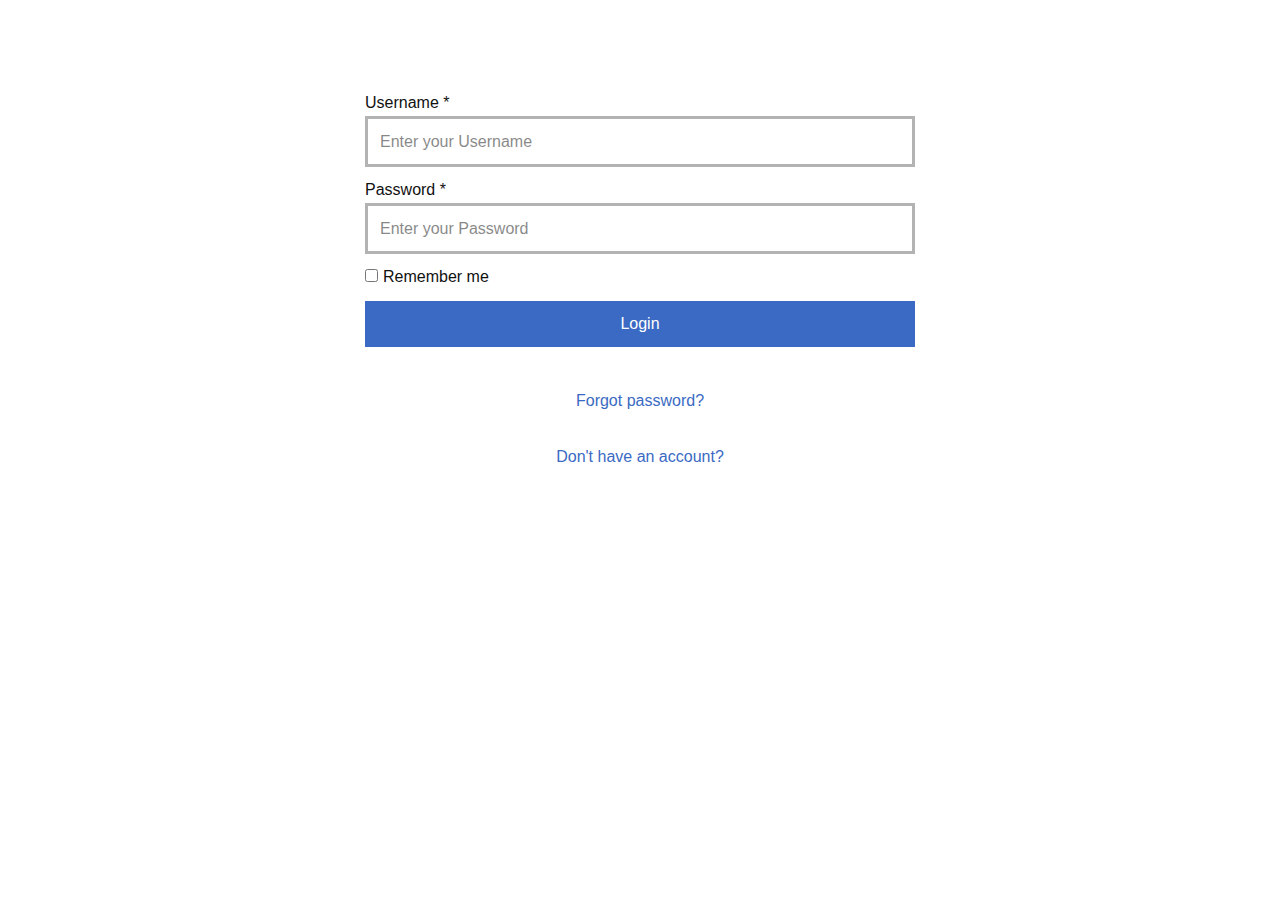
<file: Login-Template.html>
<!DOCTYPE html>
<html style="font-size: 16px;"><head>
    <meta name="viewport" content="width=device-width, initial-scale=1.0">
    <meta charset="utf-8">
    <meta name="keywords" content=""><meta name="description" content="">
    <title></title>
    <link rel="stylesheet" href="nicepage.css" media="screen">
    <script class="u-script" type="text/javascript" src="//capp.nicepage.com/assets/jquery-1.9.1.min.js" defer=""></script>
    <script class="u-script" type="text/javascript" src="//capp.nicepage.com/bb6f344d8ad9d58c30fd5f3481535a1898a34ba8/nicepage.js" defer=""></script>
<meta name="generator" content="Nicepage 4.15.6, nicepage.com"></head>
<body class="u-body" data-style="login-template-1" data-posts="" data-global-section-properties="{&quot;code&quot;:&quot;LOGIN&quot;,&quot;colorings&quot;:{&quot;light&quot;:[&quot;clean&quot;,&quot;clean&quot;],&quot;colored&quot;:[&quot;clean&quot;,&quot;clean&quot;,&quot;clean&quot;],&quot;dark&quot;:[&quot;clean&quot;,&quot;clean&quot;,&quot;clean&quot;]},&quot;isPreset&quot;:true}" data-source="fix" data-page-sections-style="[{&quot;name&quot;:&quot;login-form-1&quot;,&quot;margin&quot;:&quot;both&quot;,&quot;repeat&quot;:false}]" data-page-coloring-types="{&quot;light&quot;:[&quot;clean&quot;,&quot;clean&quot;],&quot;colored&quot;:[&quot;clean&quot;,&quot;clean&quot;,&quot;clean&quot;],&quot;dark&quot;:[&quot;clean&quot;,&quot;clean&quot;,&quot;clean&quot;]}" data-page-category="&quot;Login&quot;"><section class="u-align-center u-clearfix u-block-3f8a-1" custom-posts-hash="T" data-section-properties="{&quot;margin&quot;:&quot;both&quot;,&quot;stretch&quot;:true}" data-id="3f8a" data-style="login-form-1" id="sec-35c0">
  <div class="u-clearfix u-sheet u-block-3f8a-2">
    <div class="u-form u-login-control u-block-3f8a-24">
      <form action="#" method="POST" class="u-clearfix u-form-custom-backend u-form-spacing-10 u-form-vertical u-inner-form" source="custom" name="form" style="padding: 10px;">
        <div class="u-form-group u-form-name u-block-3f8a-25">
          <label for="username-a30d" class="u-label u-block-3f8a-26">Username *</label>
          <input type="text" placeholder="Enter your Username" id="username-a30d" name="username" class="u-border-grey-30 u-input u-input-rectangle u-block-3f8a-27" required="">
        </div>
        <div class="u-form-group u-form-password u-block-3f8a-28">
          <label for="password-a30d" class="u-label u-block-3f8a-29">Password *</label>
          <input type="text" placeholder="Enter your Password" id="password-a30d" name="password" class="u-border-grey-30 u-input u-input-rectangle u-block-3f8a-30" required="">
        </div>
        <div class="u-form-checkbox u-form-group u-block-3f8a-31">
          <input type="checkbox" id="checkbox-a30d" name="remember" value="On">
          <label for="checkbox-a30d" class="u-label u-block-3f8a-32">Remember me</label>
        </div>
        <div class="u-align-left u-form-group u-form-submit u-block-3f8a-33">
          <a href="#" class="u-btn u-btn-submit u-button-style u-block-3f8a-34">Login</a>
          <input type="submit" value="submit" class="u-form-control-hidden">
        </div>
        <input type="hidden" value="" name="recaptchaResponse">
        <input type="hidden" id="siteId" name="siteId" value="25032582">
        <input type="hidden" id="pageId" name="pageId" value="25032588">
      </form>
    </div>
    <a href="#" class="u-border-1 u-border-active-palette-2-base u-border-hover-palette-1-base u-btn u-button-style u-login-control u-login-forgot-password u-none u-text-palette-1-base u-block-3f8a-21">Forgot password?</a>
    <a href="#" class="u-border-1 u-border-active-palette-2-base u-border-hover-palette-1-base u-btn u-button-style u-login-control u-login-create-account u-none u-text-palette-1-base u-block-3f8a-23">Don't have an account?</a>
  </div>
  <style data-mode="XL">@media (min-width: 1200px) {
  .u-block-3f8a-2 {
    min-height: 493px;
  }
  .u-block-3f8a-24 {
    width: 570px;
    margin-top: 80px;
    margin-left: auto;
    margin-right: auto;
    margin-bottom: 0;
  }
  .u-block-3f8a-27 {
    background-image: none;
  }
  .u-block-3f8a-30 {
    background-image: none;
  }
  .u-block-3f8a-34 {
    width: 100%;
    padding-top: 10px;
    padding-right: 30px;
    padding-bottom: 10px;
    padding-left: 30px;
  }
  .u-block-3f8a-21 {
    border-style: none none solid;
    align-self: center;
    margin-top: 30px;
    margin-left: auto;
    margin-right: auto;
    margin-bottom: 0;
    padding-top: 0;
    padding-bottom: 0;
    padding-left: 0;
    padding-right: 0;
  }
  .u-block-3f8a-23 {
    border-style: none none solid;
    margin-top: 30px;
    margin-left: auto;
    margin-right: auto;
    margin-bottom: 0;
    padding-top: 0;
    padding-bottom: 0;
    padding-left: 0;
    padding-right: 0;
  }
}</style>
  <style data-mode="LG" data-visited="true">@media (max-width: 1199px) and (min-width: 992px) {
  .u-block-3f8a-2 {
    min-height: 493px;
  }
  .u-block-3f8a-24 {
    width: 570px;
    margin-top: 80px;
    margin-right: auto;
    margin-bottom: 0;
    margin-left: auto;
  }
  .u-block-3f8a-27 {
    background-image: none;
  }
  .u-block-3f8a-30 {
    background-image: none;
  }
  .u-block-3f8a-34 {
    width: 100%;
    padding-top: 10px;
    padding-right: 30px;
    padding-bottom: 10px;
    padding-left: 30px;
  }
  .u-block-3f8a-21 {
    border-style: none none solid;
    align-self: center;
    margin-top: 30px;
    margin-right: auto;
    margin-bottom: 0;
    margin-left: 185px;
    padding-top: 0;
    padding-bottom: 0;
    padding-left: 0;
    padding-right: 0;
  }
  .u-block-3f8a-23 {
    border-style: none none solid;
    margin-top: 30px;
    margin-right: 185px;
    margin-bottom: 60px;
    margin-left: auto;
    padding-top: 0;
    padding-bottom: 0;
    padding-left: 0;
    padding-right: 0;
  }
}</style>
  <style data-mode="MD" data-visited="true">@media (max-width: 991px) and (min-width: 768px) {
  .u-block-3f8a-2 {
    min-height: 493px;
  }
  .u-block-3f8a-24 {
    width: 570px;
    margin-top: 80px;
    margin-right: auto;
    margin-bottom: 0;
    margin-left: auto;
  }
  .u-block-3f8a-27 {
    background-image: none;
  }
  .u-block-3f8a-30 {
    background-image: none;
  }
  .u-block-3f8a-34 {
    width: 100%;
    padding-top: 10px;
    padding-right: 30px;
    padding-bottom: 10px;
    padding-left: 30px;
  }
  .u-block-3f8a-21 {
    border-style: none none solid;
    align-self: center;
    margin-top: 30px;
    margin-right: auto;
    margin-bottom: 0;
    margin-left: 75px;
    padding-top: 0;
    padding-bottom: 0;
    padding-left: 0;
    padding-right: 0;
  }
  .u-block-3f8a-23 {
    border-style: none none solid;
    margin-top: 30px;
    margin-right: 75px;
    margin-bottom: 60px;
    margin-left: auto;
    padding-top: 0;
    padding-bottom: 0;
    padding-left: 0;
    padding-right: 0;
  }
}</style>
  <style data-mode="SM">@media (max-width: 767px) and (min-width: 576px) {
  .u-block-3f8a-2 {
    min-height: 493px;
  }
  .u-block-3f8a-24 {
    width: 540px;
    margin-top: 80px;
    margin-right: auto;
    margin-bottom: 0;
    margin-left: auto;
  }
  .u-block-3f8a-27 {
    background-image: none;
  }
  .u-block-3f8a-30 {
    background-image: none;
  }
  .u-block-3f8a-34 {
    width: 100%;
    padding-top: 10px;
    padding-right: 30px;
    padding-bottom: 10px;
    padding-left: 30px;
  }
  .u-block-3f8a-21 {
    border-style: none none solid;
    margin-top: 30px;
    margin-bottom: 0;
    padding-top: 0;
    padding-bottom: 0;
    padding-left: 0;
    padding-right: 0;
    margin-left: auto;
    margin-right: auto;
    align-self: center;
  }
  .u-block-3f8a-23 {
    border-style: none none solid;
    margin-bottom: 60px;
    margin-top: 30px;
    padding-top: 0;
    padding-bottom: 0;
    padding-left: 0;
    padding-right: 0;
    margin-left: auto;
    margin-right: auto;
  }
}</style>
  <style data-mode="XS">@media (max-width: 575px) {
  .u-block-3f8a-2 {
    min-height: 493px;
  }
  .u-block-3f8a-24 {
    width: 340px;
    margin-top: 80px;
    margin-right: auto;
    margin-bottom: 0;
    margin-left: auto;
  }
  .u-block-3f8a-27 {
    background-image: none;
  }
  .u-block-3f8a-30 {
    background-image: none;
  }
  .u-block-3f8a-34 {
    width: 100%;
    padding-top: 10px;
    padding-right: 30px;
    padding-bottom: 10px;
    padding-left: 30px;
  }
  .u-block-3f8a-21 {
    border-style: none none solid;
    margin-top: 30px;
    margin-bottom: 0;
    padding-top: 0;
    padding-bottom: 0;
    padding-left: 0;
    padding-right: 0;
    margin-left: auto;
    margin-right: auto;
    align-self: center;
  }
  .u-block-3f8a-23 {
    border-style: none none solid;
    margin-bottom: 60px;
    margin-top: 30px;
    padding-top: 0;
    padding-bottom: 0;
    padding-left: 0;
    padding-right: 0;
    margin-left: auto;
    margin-right: auto;
  }
}</style>
</section>
</body></html>
</file>
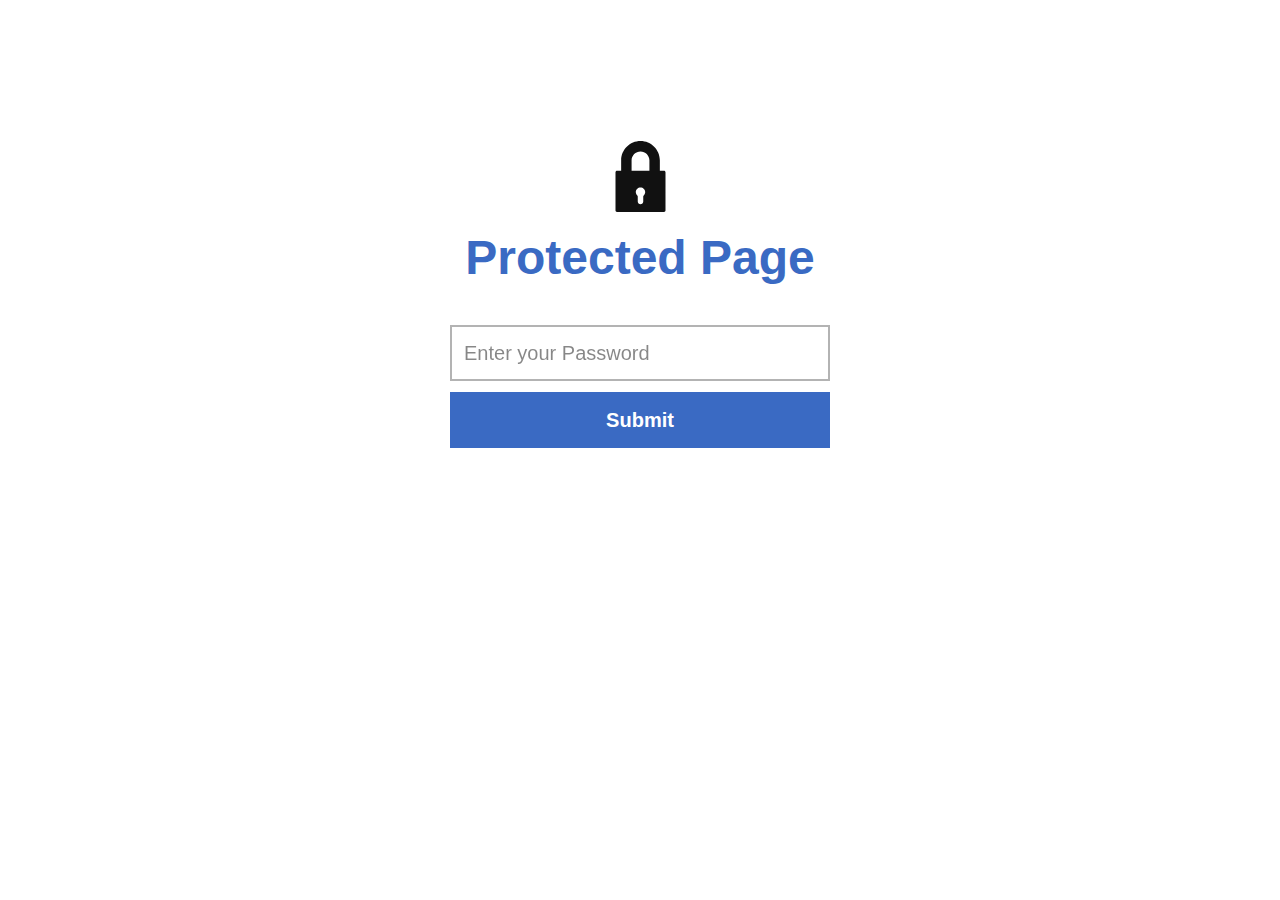
<file: Password-Template.html>
<!DOCTYPE html>
<html style="font-size: 16px;"><head>
    <meta name="viewport" content="width=device-width, initial-scale=1.0">
    <meta charset="utf-8">
    <meta name="keywords" content="Protected Page"><meta name="description" content="">
    <title></title>
    <link rel="stylesheet" href="nicepage.css" media="screen">
    <script class="u-script" type="text/javascript" src="//capp.nicepage.com/assets/jquery-1.9.1.min.js" defer=""></script>
    <script class="u-script" type="text/javascript" src="//capp.nicepage.com/bb6f344d8ad9d58c30fd5f3481535a1898a34ba8/nicepage.js" defer=""></script>
<meta name="generator" content="Nicepage 4.15.6, nicepage.com"></head>
<body class="u-body" data-style="password-template-1" data-posts="" data-global-section-properties="{&quot;code&quot;:&quot;PASSWORD&quot;,&quot;colorings&quot;:{&quot;light&quot;:[&quot;clean&quot;,&quot;clean&quot;],&quot;colored&quot;:[&quot;clean&quot;,&quot;clean&quot;,&quot;clean&quot;],&quot;dark&quot;:[&quot;clean&quot;,&quot;clean&quot;,&quot;clean&quot;]},&quot;isPreset&quot;:true}" data-source="fix" data-page-sections-style="[{&quot;name&quot;:&quot;password-1&quot;,&quot;margin&quot;:&quot;both&quot;,&quot;repeat&quot;:false}]" data-page-coloring-types="{&quot;light&quot;:[&quot;clean&quot;,&quot;clean&quot;],&quot;colored&quot;:[&quot;clean&quot;,&quot;clean&quot;,&quot;clean&quot;],&quot;dark&quot;:[&quot;clean&quot;,&quot;clean&quot;,&quot;clean&quot;]}" data-page-category="&quot;Password&quot;"><section class="u-align-center u-clearfix u-block-5ea7-1" custom-posts-hash="T" data-id="5ea7" data-section-properties="{&quot;margin&quot;:&quot;both&quot;,&quot;stretch&quot;:true}" data-style="password-1" id="sec-391e">
  <div class="u-align-left u-clearfix u-sheet u-valign-middle u-block-5ea7-2"><span class="u-icon u-block-5ea7-10"><svg class="u-svg-link" preserveAspectRatio="xMidYMin slice" viewBox="0 0 96.668 96.668" style=""><use xmlns:xlink="http://www.w3.org/1999/xlink" xlink:href="#svg-b691"></use></svg><svg xmlns="http://www.w3.org/2000/svg" xmlns:xlink="http://www.w3.org/1999/xlink" version="1.1" xml:space="preserve" class="u-svg-content" viewBox="0 0 96.668 96.668" x="0px" y="0px" id="svg-b691" style="enable-background:new 0 0 96.668 96.668;" data-color="#000000"><g><path d="M80.372,40.605h-5.7V26.338C74.672,11.815,62.856,0,48.334,0C33.811,0,21.996,11.815,21.996,26.338v14.267h-5.7
		c-1.104,0-2,0.896-2,2v52.063c0,1.104,0.896,2,2,2h64.076c1.104,0,2-0.896,2-2V42.605C82.372,41.5,81.478,40.605,80.372,40.605z
		 M43.958,74.2c-1.302-1.218-2.02-2.871-2.02-4.656c0-3.526,2.869-6.396,6.396-6.396c3.526,0,6.396,2.869,6.396,6.396
		c0,1.785-0.717,3.438-2.02,4.656c-0.404,0.378-0.634,0.907-0.634,1.461v6.782c0,2.063-1.679,3.742-3.743,3.742
		c-2.064,0-3.743-1.679-3.743-3.742v-6.782C44.591,75.107,44.362,74.578,43.958,74.2z M48.334,14.197
		c6.694,0,12.14,5.446,12.14,12.141v14.267h-24.28V26.338C36.194,19.644,41.64,14.197,48.334,14.197z"></path>
</g></svg></span>
    <h2 class="u-text u-text-default u-block-5ea7-9">Protected Page</h2>
    <div class="u-form u-password-control u-block-5ea7-3">
      <form action="#" method="POST" class="u-clearfix u-form-custom-backend u-form-spacing-10 u-form-vertical u-inner-form" source="custom" name="form" style="padding: 10px;">
        <div class="u-align-center u-form-group u-form-password u-block-5ea7-4">
          <label for="password-4c82" class="u-form-control-hidden u-label u-block-5ea7-5"></label>
          <input type="password" placeholder="Enter your Password" id="password-4c82" name="password" class="u-border-2 u-border-grey-30 u-input u-input-rectangle u-block-5ea7-6" autofocus="autofocus" required="">
        </div>
        <div class="u-align-left u-form-group u-form-submit u-block-5ea7-7">
          <a href="#" class="u-active-palette-1-light-1 u-border-2 u-border-active-palette-1-light-1 u-border-hover-palette-1-light-1 u-border-palette-1-base u-btn u-btn-submit u-button-style u-hover-palette-1-light-1 u-palette-1-base u-block-5ea7-8">Submit</a>
          <input type="submit" value="submit" class="u-form-control-hidden">
          <div class="u-form-send-error u-form-send-message">Password is incorrect</div>
        </div>
        <input type="hidden" value="" name="recaptchaResponse">
      </form>
    </div>
  </div>
  <style data-mode="XXL">@media (max-width: 0px) {
  .u-block-5ea7-1 {
    background-image: none;
  }
  .u-block-5ea7-2 {
    min-height: 600px;
  }
  .u-block-5ea7-10 {
    width: 71px;
    height: 71px;
    margin-top: 60px;
    margin-left: auto;
    margin-right: auto;
    margin-bottom: 0;
    padding-top: 0;
    padding-bottom: 0;
    padding-left: 0;
    padding-right: 0;
  }
  .u-block-5ea7-9 {
    font-weight: 700;
    margin-top: 23px;
    margin-left: auto;
    margin-right: auto;
    margin-bottom: 0;
  }
  .u-block-5ea7-3 {
    height: 124px;
    width: 400px;
    margin-top: 11px;
    margin-left: auto;
    margin-right: auto;
    margin-bottom: 60px;
  }
  .u-block-5ea7-6 {
    background-image: none;
    font-size: 1.25rem;
  }
  .u-block-5ea7-8 {
    width: 100%;
    font-size: 1.25rem;
    background-image: none;
    font-weight: 700;
    border-style: solid;
    padding-top: 10px;
    padding-bottom: 10px;
    padding-left: 30px;
    padding-right: 30px;
    text-transform: none;
  }
}</style>
  <style data-mode="XL">@media (min-width: 1200px) {
  .u-block-5ea7-1 {
    background-image: none;
  }
  .u-block-5ea7-2 {
    min-height: 600px;
  }
  .u-block-5ea7-10 {
    width: 71px;
    height: 71px;
    margin-top: 60px;
    margin-left: auto;
    margin-right: auto;
    margin-bottom: 0;
    padding-top: 0;
    padding-bottom: 0;
    padding-left: 0;
    padding-right: 0;
  }
  .u-block-5ea7-9 {
    font-weight: 700;
    margin-top: 23px;
    margin-left: auto;
    margin-right: auto;
    margin-bottom: 0;
  }
  .u-block-5ea7-3 {
    height: 124px;
    width: 400px;
    margin-top: 11px;
    margin-left: auto;
    margin-right: auto;
    margin-bottom: 60px;
  }
  .u-block-5ea7-6 {
    background-image: none;
    font-size: 1.25rem;
  }
  .u-block-5ea7-8 {
    width: 100%;
    font-size: 1.25rem;
    background-image: none;
    font-weight: 700;
    border-style: solid;
    padding-top: 10px;
    padding-bottom: 10px;
    padding-left: 30px;
    padding-right: 30px;
    text-transform: none;
  }
}</style>
  <style data-mode="LG">@media (max-width: 1199px) and (min-width: 992px) {
  .u-block-5ea7-1 {
    background-image: none;
  }
  .u-block-5ea7-2 {
    min-height: 600px;
  }
  .u-block-5ea7-10 {
    width: 71px;
    height: 71px;
    margin-top: 60px;
    margin-left: auto;
    margin-right: auto;
    margin-bottom: 0;
    padding-top: 0;
    padding-bottom: 0;
    padding-left: 0;
    padding-right: 0;
  }
  .u-block-5ea7-9 {
    font-weight: 700;
    margin-top: 23px;
    margin-left: auto;
    margin-right: auto;
    margin-bottom: 0;
  }
  .u-block-5ea7-3 {
    height: 124px;
    width: 400px;
    margin-top: 11px;
    margin-left: auto;
    margin-right: auto;
    margin-bottom: 60px;
  }
  .u-block-5ea7-6 {
    background-image: none;
    font-size: 1.25rem;
  }
  .u-block-5ea7-8 {
    background-image: none;
    width: 100%;
    font-size: 1.25rem;
    font-weight: 700;
    border-style: solid;
    padding-top: 10px;
    padding-bottom: 10px;
    padding-left: 30px;
    padding-right: 30px;
    text-transform: none;
  }
}</style>
  <style data-mode="MD">@media (max-width: 991px) and (min-width: 768px) {
  .u-block-5ea7-1 {
    background-image: none;
  }
  .u-block-5ea7-2 {
    min-height: 600px;
  }
  .u-block-5ea7-10 {
    width: 71px;
    height: 71px;
    margin-top: 60px;
    margin-left: auto;
    margin-right: auto;
    margin-bottom: 0;
    padding-top: 0;
    padding-bottom: 0;
    padding-left: 0;
    padding-right: 0;
  }
  .u-block-5ea7-9 {
    font-weight: 700;
    margin-top: 23px;
    margin-left: auto;
    margin-right: auto;
    margin-bottom: 0;
  }
  .u-block-5ea7-3 {
    height: 124px;
    width: 400px;
    margin-top: 11px;
    margin-left: auto;
    margin-right: auto;
    margin-bottom: 60px;
  }
  .u-block-5ea7-6 {
    background-image: none;
    font-size: 1.25rem;
  }
  .u-block-5ea7-8 {
    background-image: none;
    width: 100%;
    font-size: 1.25rem;
    font-weight: 700;
    border-style: solid;
    padding-top: 10px;
    padding-bottom: 10px;
    padding-left: 30px;
    padding-right: 30px;
    text-transform: none;
  }
}</style>
  <style data-mode="SM">@media (max-width: 767px) and (min-width: 576px) {
  .u-block-5ea7-1 {
    background-image: none;
  }
  .u-block-5ea7-2 {
    min-height: 600px;
  }
  .u-block-5ea7-10 {
    width: 71px;
    height: 71px;
    margin-top: 60px;
    margin-left: auto;
    margin-right: auto;
    margin-bottom: 0;
    padding-top: 0;
    padding-bottom: 0;
    padding-left: 0;
    padding-right: 0;
  }
  .u-block-5ea7-9 {
    font-weight: 700;
    margin-top: 23px;
    margin-left: auto;
    margin-right: auto;
    margin-bottom: 0;
  }
  .u-block-5ea7-3 {
    height: 124px;
    width: 400px;
    margin-top: 11px;
    margin-left: auto;
    margin-right: auto;
    margin-bottom: 60px;
  }
  .u-block-5ea7-6 {
    background-image: none;
    font-size: 1.25rem;
  }
  .u-block-5ea7-8 {
    background-image: none;
    width: 100%;
    font-size: 1.25rem;
    font-weight: 700;
    border-style: solid;
    padding-top: 10px;
    padding-bottom: 10px;
    padding-left: 30px;
    padding-right: 30px;
    text-transform: none;
  }
}</style>
  <style data-mode="XS">@media (max-width: 575px) {
  .u-block-5ea7-1 {
    background-image: none;
  }
  .u-block-5ea7-2 {
    min-height: 600px;
  }
  .u-block-5ea7-10 {
    width: 71px;
    height: 71px;
    margin-top: 60px;
    margin-left: auto;
    margin-right: auto;
    margin-bottom: 0;
    padding-top: 0;
    padding-bottom: 0;
    padding-left: 0;
    padding-right: 0;
  }
  .u-block-5ea7-9 {
    font-weight: 700;
    margin-top: 23px;
    margin-left: auto;
    margin-right: auto;
    margin-bottom: 0;
  }
  .u-block-5ea7-3 {
    height: 124px;
    width: 340px;
    margin-top: 11px;
    margin-left: auto;
    margin-right: auto;
    margin-bottom: 60px;
  }
  .u-block-5ea7-6 {
    background-image: none;
    font-size: 1.25rem;
  }
  .u-block-5ea7-8 {
    background-image: none;
    width: 100%;
    font-size: 1.25rem;
    font-weight: 700;
    border-style: solid;
    padding-top: 10px;
    padding-bottom: 10px;
    padding-left: 30px;
    padding-right: 30px;
    text-transform: none;
  }
}</style>
</section>
</body></html>
</file>
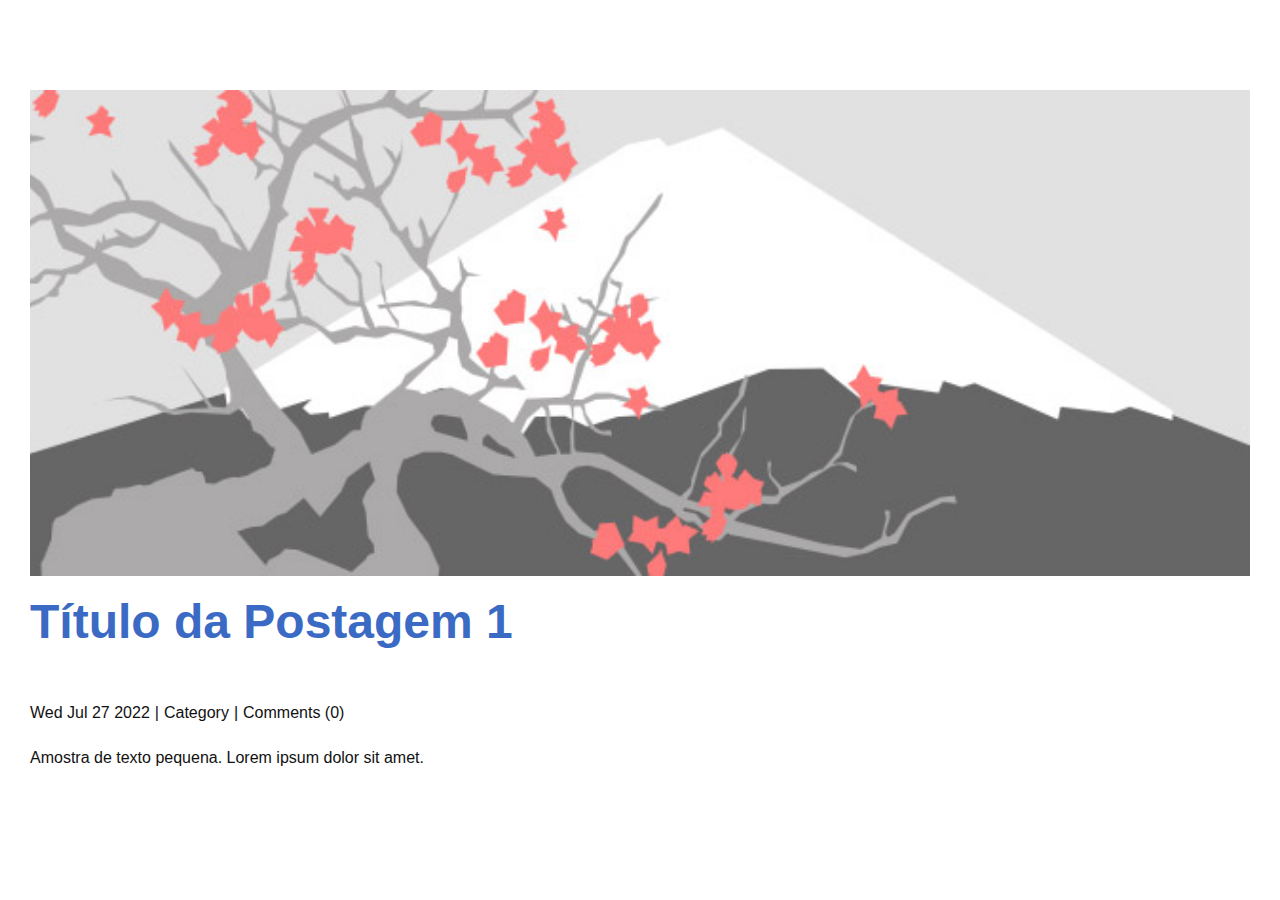
<file: Post-Template.html>
<!DOCTYPE html>
<html style="font-size: 16px;"><head>
    <meta name="viewport" content="width=device-width, initial-scale=1.0">
    <meta charset="utf-8">
    <meta name="keywords" content="Título da Postagem 1"><meta name="description" content="">
    <title></title>
    <link rel="stylesheet" href="nicepage.css" media="screen">
    <script class="u-script" type="text/javascript" src="//capp.nicepage.com/assets/jquery-1.9.1.min.js" defer=""></script>
    <script class="u-script" type="text/javascript" src="//capp.nicepage.com/bb6f344d8ad9d58c30fd5f3481535a1898a34ba8/nicepage.js" defer=""></script>
<meta name="generator" content="Nicepage 4.15.6, nicepage.com"></head>
<body class="u-body" data-style="post-template-1" data-posts="" data-global-section-properties="{&quot;code&quot;:&quot;POST&quot;,&quot;colorings&quot;:{&quot;light&quot;:[&quot;clean&quot;,&quot;clean&quot;],&quot;colored&quot;:[&quot;clean&quot;,&quot;clean&quot;,&quot;clean&quot;],&quot;dark&quot;:[&quot;clean&quot;,&quot;clean&quot;,&quot;clean&quot;]},&quot;isPreset&quot;:true}" data-source="fix" data-page-sections-style="[{&quot;name&quot;:&quot;post-details-1&quot;,&quot;margin&quot;:&quot;both&quot;,&quot;repeat&quot;:false}]" data-page-coloring-types="{&quot;light&quot;:[&quot;clean&quot;,&quot;clean&quot;],&quot;colored&quot;:[&quot;clean&quot;,&quot;clean&quot;,&quot;clean&quot;],&quot;dark&quot;:[&quot;clean&quot;,&quot;clean&quot;,&quot;clean&quot;]}" data-page-category="&quot;Post&quot;"><section class="u-align-center u-clearfix u-block-79fd-1" custom-posts-hash="[I,T]" data-id="79fd" data-style="post-details-1" data-section-properties="{&quot;margin&quot;:&quot;both&quot;,&quot;stretch&quot;:true}" id="sec-8dca">
  <div class="u-clearfix u-sheet u-valign-middle-md u-valign-middle-sm u-valign-middle-xs u-block-79fd-2" data-state="{&quot;margin-top&quot;:{&quot;shouldApplyDefaultMargins&quot;:{&quot;XL&quot;:false,&quot;LG&quot;:false,&quot;MD&quot;:false,&quot;SM&quot;:false,&quot;XS&quot;:false},&quot;parentVerticalAlign&quot;:{&quot;XL&quot;:&quot;&quot;,&quot;LG&quot;:&quot;&quot;,&quot;MD&quot;:&quot;middle&quot;,&quot;SM&quot;:&quot;middle&quot;,&quot;XS&quot;:&quot;middle&quot;}},&quot;margin-bottom&quot;:{&quot;shouldApplyDefaultMargins&quot;:{&quot;XL&quot;:false,&quot;LG&quot;:false,&quot;MD&quot;:false,&quot;SM&quot;:false,&quot;XS&quot;:false},&quot;parentVerticalAlign&quot;:{&quot;XL&quot;:&quot;&quot;,&quot;LG&quot;:&quot;&quot;,&quot;MD&quot;:&quot;middle&quot;,&quot;SM&quot;:&quot;middle&quot;,&quot;XS&quot;:&quot;middle&quot;}}}">
    <div class="u-container-style u-expanded-width u-post-details u-block-79fd-3" data-state="{&quot;margin-top&quot;:{&quot;shouldApplyDefaultMargins&quot;:{&quot;XL&quot;:false,&quot;LG&quot;:false,&quot;MD&quot;:false,&quot;SM&quot;:false,&quot;XS&quot;:false},&quot;parentVerticalAlign&quot;:{&quot;XL&quot;:&quot;&quot;,&quot;LG&quot;:&quot;&quot;,&quot;MD&quot;:&quot;middle&quot;,&quot;SM&quot;:&quot;middle&quot;,&quot;XS&quot;:&quot;middle&quot;}},&quot;margin-bottom&quot;:{&quot;shouldApplyDefaultMargins&quot;:{&quot;XL&quot;:false,&quot;LG&quot;:false,&quot;MD&quot;:false,&quot;SM&quot;:false,&quot;XS&quot;:false},&quot;parentVerticalAlign&quot;:{&quot;XL&quot;:&quot;&quot;,&quot;LG&quot;:&quot;&quot;,&quot;MD&quot;:&quot;middle&quot;,&quot;SM&quot;:&quot;middle&quot;,&quot;XS&quot;:&quot;middle&quot;}}}">
      <div class="u-container-layout u-valign-middle u-block-79fd-4" data-state="{&quot;min-height&quot;:{&quot;canCollapse&quot;:{&quot;XL&quot;:false,&quot;LG&quot;:false,&quot;MD&quot;:false,&quot;SM&quot;:false,&quot;XS&quot;:false}}}">
        <img alt="" class="u-blog-control u-expanded-width u-image u-image-default u-block-79fd-6" data-state="{&quot;height&quot;:{&quot;expandedBlock&quot;:{&quot;XL&quot;:true,&quot;LG&quot;:true,&quot;MD&quot;:true,&quot;SM&quot;:true,&quot;XS&quot;:true},&quot;expandedParent&quot;:{&quot;XL&quot;:null,&quot;LG&quot;:null,&quot;MD&quot;:null,&quot;SM&quot;:null,&quot;XS&quot;:null}}}" src="[data-uri]">
        <h2 class="u-blog-control u-text u-block-79fd-5">
          <a class="u-post-header-link" href="#">Título da Postagem 1</a>
        </h2>
        <div class="u-blog-control u-metadata u-block-79fd-8">
          <span class="u-meta-date u-meta-icon">Wed Jul 27 2022</span>
          <span class="u-meta-category u-meta-icon">Category</span>
          <span class="u-meta-comments u-meta-icon">Comments (0)</span>
        </div>
        <div class="u-align-justify u-blog-control u-post-content u-text u-block-79fd-7">Amostra de texto pequena. Lorem ipsum dolor sit amet.</div>
      </div>
    </div>
  </div>
  <style data-mode="XL">@media (min-width: 1200px) {
  .u-block-79fd-2 {
    min-height: 835px;
  }
  .u-block-79fd-3 {
    min-height: 375px;
    margin-top: 60px;
    margin-bottom: -10px;
  }
  .u-block-79fd-4 {
    padding-top: 30px;
    padding-bottom: 30px;
    padding-left: 30px;
    padding-right: 30px;
  }
  .u-block-79fd-6 {
    height: 486px;
    margin-top: 0;
    margin-bottom: 0;
    margin-left: 0;
  }
  .u-block-79fd-5 {
    margin-top: 20px;
    margin-bottom: 0;
    margin-left: 0;
  }
  .u-block-79fd-8 {
    margin-top: 30px;
    margin-bottom: 0;
    margin-left: 0;
  }
  .u-block-79fd-7 {
    margin-bottom: 0;
    margin-top: 20px;
    margin-left: 0;
  }
}</style>
  <style data-mode="LG">@media (max-width: 1199px) and (min-width: 992px) {
  .u-block-79fd-2 {
    min-height: 835px;
  }
  .u-block-79fd-3 {
    min-height: 375px;
    margin-top: 60px;
    margin-bottom: -10px;
    height: 715px;
  }
  .u-block-79fd-4 {
    padding-top: 30px;
    padding-bottom: 30px;
    padding-left: 30px;
    padding-right: 30px;
  }
  .u-block-79fd-6 {
    height: 486px;
    margin-top: 0;
    margin-bottom: 0;
  }
  .u-block-79fd-5 {
    margin-top: 20px;
    margin-bottom: 0;
    margin-left: 0;
  }
  .u-block-79fd-8 {
    margin-top: 30px;
    margin-bottom: 0;
    margin-left: 0;
  }
  .u-block-79fd-7 {
    margin-bottom: 0;
    margin-top: 20px;
    margin-left: 0;
  }
}</style>
  <style data-mode="MD" data-visited="true">@media (max-width: 991px) and (min-width: 768px) {
  .u-block-79fd-2 {
    min-height: 782px;
  }
  .u-block-79fd-3 {
    min-height: 375px;
    margin-top: 60px;
    margin-bottom: 60px;
    height: 662px;
  }
  .u-block-79fd-4 {
    padding-top: 30px;
    padding-bottom: 30px;
    padding-left: 30px;
    padding-right: 30px;
  }
  .u-block-79fd-6 {
    height: 423px;
    margin-top: 0;
    margin-bottom: 0;
  }
  .u-block-79fd-5 {
    margin-top: 20px;
    margin-bottom: 0;
    margin-left: 0;
  }
  .u-block-79fd-8 {
    margin-top: 30px;
    margin-bottom: 0;
    margin-left: 0;
  }
  .u-block-79fd-7 {
    margin-bottom: 0;
    margin-top: 20px;
    margin-left: 0;
  }
}</style>
  <style data-mode="SM" data-visited="true">@media (max-width: 767px) and (min-width: 576px) {
  .u-block-79fd-2 {
    min-height: 722px;
  }
  .u-block-79fd-3 {
    min-height: 375px;
    margin-top: 60px;
    margin-bottom: 60px;
    height: 602px;
  }
  .u-block-79fd-4 {
    padding-top: 30px;
    padding-bottom: 30px;
    padding-left: 10px;
    padding-right: 10px;
  }
  .u-block-79fd-6 {
    height: 354px;
    margin-top: 9px;
    margin-bottom: 0;
  }
  .u-block-79fd-5 {
    margin-top: 20px;
    margin-bottom: 0;
    margin-left: 0;
  }
  .u-block-79fd-8 {
    margin-top: 30px;
    margin-bottom: 0;
    margin-left: 0;
  }
  .u-block-79fd-7 {
    margin-bottom: 0;
    margin-top: 20px;
    margin-left: 0;
  }
}</style>
  <style data-mode="XS" data-visited="true">@media (max-width: 575px) {
  .u-block-79fd-2 {
    min-height: 656px;
  }
  .u-block-79fd-3 {
    min-height: 375px;
    margin-top: 60px;
    margin-bottom: 60px;
    height: 536px;
  }
  .u-block-79fd-4 {
    padding-top: 30px;
    padding-bottom: 30px;
    padding-left: 10px;
    padding-right: 10px;
  }
  .u-block-79fd-6 {
    height: 275px;
    margin-top: 9px;
    margin-bottom: 0;
  }
  .u-block-79fd-5 {
    margin-top: 20px;
    margin-bottom: 0;
    margin-left: 0;
  }
  .u-block-79fd-8 {
    margin-top: 30px;
    margin-bottom: 0;
    margin-left: 0;
  }
  .u-block-79fd-7 {
    margin-bottom: 0;
    margin-top: 20px;
    margin-left: 0;
  }
}</style>
</section>
</body></html>
</file>
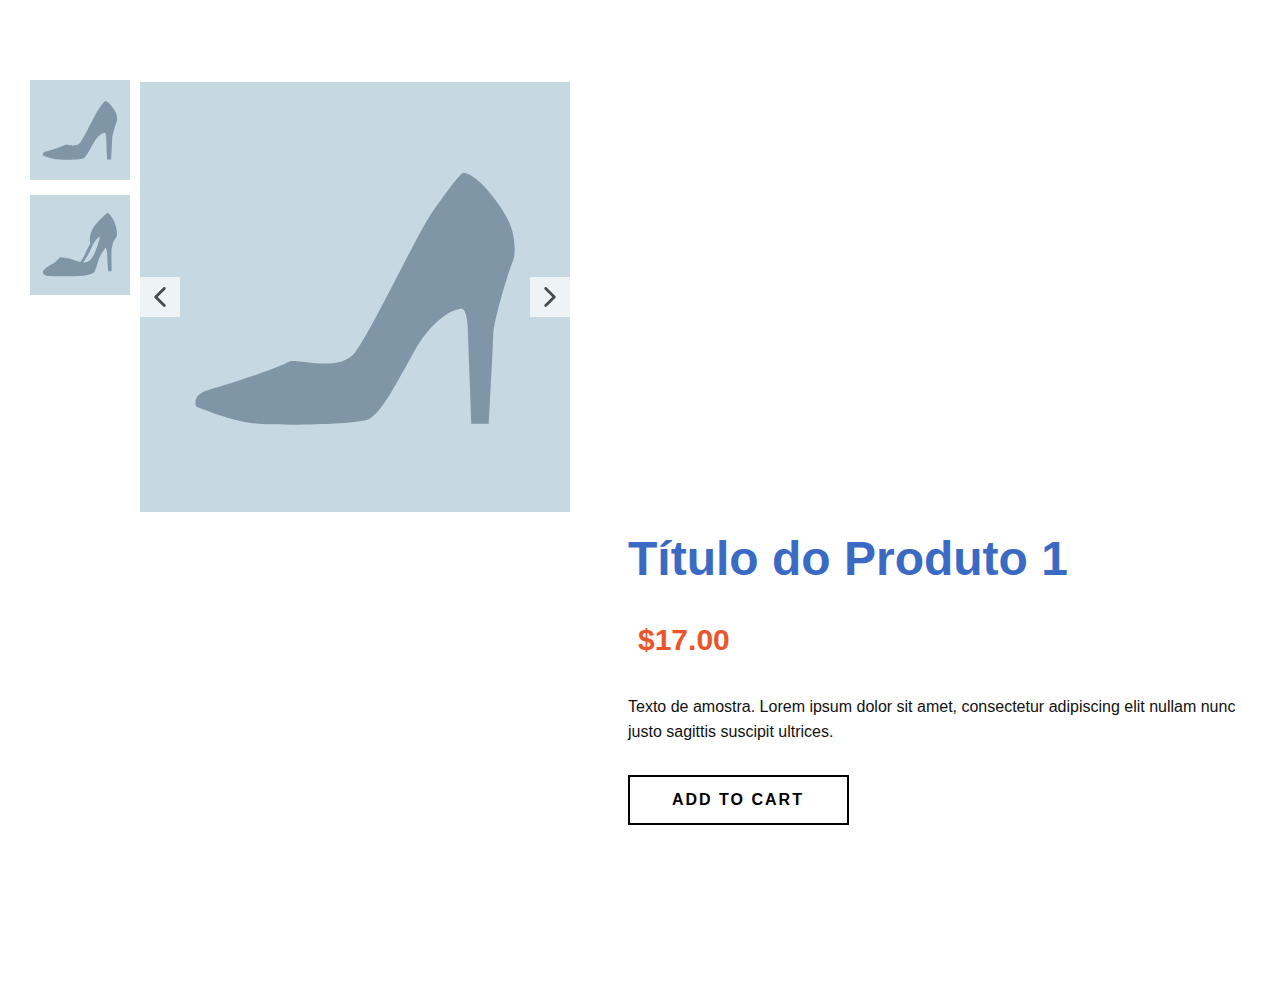
<file: Product-Details-Template.html>
<!DOCTYPE html>
<html style="font-size: 16px;"><head>
    <meta name="viewport" content="width=device-width, initial-scale=1.0">
    <meta charset="utf-8">
    <meta name="keywords" content="Título do Produto 1"><meta name="description" content="">
    <title></title>
    <link rel="stylesheet" href="nicepage.css" media="screen">
    <script class="u-script" type="text/javascript" src="//capp.nicepage.com/assets/jquery-1.9.1.min.js" defer=""></script>
    <script class="u-script" type="text/javascript" src="//capp.nicepage.com/bb6f344d8ad9d58c30fd5f3481535a1898a34ba8/nicepage.js" defer=""></script>
<meta name="generator" content="Nicepage 4.15.6, nicepage.com"></head>
<body class="u-body" data-style="product-detail-template-1" data-posts="" data-global-section-properties="{&quot;code&quot;:&quot;PRODUCT_DETAIL&quot;,&quot;colorings&quot;:{&quot;light&quot;:[&quot;clean&quot;,&quot;clean&quot;],&quot;colored&quot;:[&quot;clean&quot;,&quot;clean&quot;,&quot;clean&quot;],&quot;dark&quot;:[&quot;clean&quot;,&quot;clean&quot;,&quot;clean&quot;]},&quot;isPreset&quot;:true}" data-source="fix" data-page-sections-style="[{&quot;name&quot;:&quot;product-1&quot;,&quot;margin&quot;:&quot;both&quot;,&quot;repeat&quot;:false}]" data-page-coloring-types="{&quot;light&quot;:[&quot;clean&quot;,&quot;clean&quot;],&quot;colored&quot;:[&quot;clean&quot;,&quot;clean&quot;,&quot;clean&quot;],&quot;dark&quot;:[&quot;clean&quot;,&quot;clean&quot;,&quot;clean&quot;]}" data-page-category="&quot;Product&quot;"><section class="u-align-center u-clearfix u-block-f533-1" custom-posts-hash="T" data-id="f533" data-style="product-1" data-section-properties="{&quot;margin&quot;:&quot;both&quot;,&quot;stretch&quot;:true}" id="sec-f553">
  <div class="u-clearfix u-sheet u-valign-middle-lg u-valign-middle-md u-valign-middle-xl u-valign-middle-xs u-block-f533-2" data-state="{&quot;margin-top&quot;:{&quot;shouldApplyDefaultMargins&quot;:{&quot;XL&quot;:false,&quot;LG&quot;:false,&quot;MD&quot;:false,&quot;SM&quot;:false,&quot;XS&quot;:false},&quot;parentVerticalAlign&quot;:{&quot;XL&quot;:&quot;middle&quot;,&quot;LG&quot;:&quot;middle&quot;,&quot;MD&quot;:&quot;middle&quot;,&quot;SM&quot;:&quot;&quot;,&quot;XS&quot;:&quot;middle&quot;}},&quot;margin-bottom&quot;:{&quot;shouldApplyDefaultMargins&quot;:{&quot;XL&quot;:false,&quot;LG&quot;:false,&quot;MD&quot;:false,&quot;SM&quot;:false,&quot;XS&quot;:false},&quot;parentVerticalAlign&quot;:{&quot;XL&quot;:&quot;middle&quot;,&quot;LG&quot;:&quot;middle&quot;,&quot;MD&quot;:&quot;middle&quot;,&quot;SM&quot;:&quot;&quot;,&quot;XS&quot;:&quot;middle&quot;}}}">
    <div class="u-container-style u-expanded-width u-product u-block-f533-8" data-state="{&quot;margin-top&quot;:{&quot;shouldApplyDefaultMargins&quot;:{&quot;XL&quot;:false,&quot;LG&quot;:false,&quot;MD&quot;:false,&quot;SM&quot;:false,&quot;XS&quot;:false},&quot;parentVerticalAlign&quot;:{&quot;XL&quot;:&quot;middle&quot;,&quot;LG&quot;:&quot;middle&quot;,&quot;MD&quot;:&quot;middle&quot;,&quot;SM&quot;:&quot;&quot;,&quot;XS&quot;:&quot;middle&quot;}},&quot;margin-bottom&quot;:{&quot;shouldApplyDefaultMargins&quot;:{&quot;XL&quot;:false,&quot;LG&quot;:false,&quot;MD&quot;:false,&quot;SM&quot;:false,&quot;XS&quot;:false},&quot;parentVerticalAlign&quot;:{&quot;XL&quot;:&quot;middle&quot;,&quot;LG&quot;:&quot;middle&quot;,&quot;MD&quot;:&quot;middle&quot;,&quot;SM&quot;:&quot;&quot;,&quot;XS&quot;:&quot;middle&quot;}}}">
      <div class="u-container-layout u-valign-middle-xl u-block-f533-9" data-state="{&quot;min-height&quot;:{&quot;canCollapse&quot;:{&quot;XL&quot;:false,&quot;LG&quot;:false,&quot;MD&quot;:false,&quot;SM&quot;:false,&quot;XS&quot;:false}}}">
        <div class="u-carousel u-gallery u-layout-thumbnails u-lightbox u-no-transition u-product-control u-show-text-none u-thumbnails-position-left u-block-f533-16" data-interval="5000" data-u-ride="carousel" id="carousel-0c74" data-state="{&quot;height&quot;:{&quot;galleryItems&quot;:{&quot;XL&quot;:2,&quot;LG&quot;:2,&quot;MD&quot;:2,&quot;SM&quot;:2,&quot;XS&quot;:2}}}">
          <div class="u-carousel-inner u-gallery-inner u-block-f533-18" role="listbox" data-key="rouded">
            
            
          <div class="u-active u-carousel-item u-gallery-item u-block-f533-19" data-state="{&quot;min-height&quot;:{&quot;canCollapse&quot;:{&quot;XL&quot;:false,&quot;LG&quot;:false,&quot;MD&quot;:false,&quot;SM&quot;:false,&quot;XS&quot;:false}}}">
              <div class="u-back-slide u-block-f533-20" data-state="{&quot;margin-top&quot;:{&quot;shouldApplyDefaultMargins&quot;:{&quot;XL&quot;:false,&quot;LG&quot;:false,&quot;MD&quot;:false,&quot;SM&quot;:false,&quot;XS&quot;:false},&quot;parentVerticalAlign&quot;:{&quot;XL&quot;:&quot;&quot;,&quot;LG&quot;:&quot;&quot;,&quot;MD&quot;:&quot;&quot;,&quot;SM&quot;:&quot;&quot;,&quot;XS&quot;:&quot;&quot;}},&quot;margin-bottom&quot;:{&quot;shouldApplyDefaultMargins&quot;:{&quot;XL&quot;:false,&quot;LG&quot;:false,&quot;MD&quot;:false,&quot;SM&quot;:false,&quot;XS&quot;:false},&quot;parentVerticalAlign&quot;:{&quot;XL&quot;:&quot;&quot;,&quot;LG&quot;:&quot;&quot;,&quot;MD&quot;:&quot;&quot;,&quot;SM&quot;:&quot;&quot;,&quot;XS&quot;:&quot;&quot;}}}">
                <img class="u-back-image u-expanded u-block-f533-21" src="[data-uri]">
              </div>
              <div class="u-over-slide u-block-f533-22" data-state="{&quot;margin-top&quot;:{&quot;shouldApplyDefaultMargins&quot;:{&quot;XL&quot;:false,&quot;LG&quot;:false,&quot;MD&quot;:false,&quot;SM&quot;:false,&quot;XS&quot;:false},&quot;parentVerticalAlign&quot;:{&quot;XL&quot;:&quot;&quot;,&quot;LG&quot;:&quot;&quot;,&quot;MD&quot;:&quot;&quot;,&quot;SM&quot;:&quot;&quot;,&quot;XS&quot;:&quot;&quot;}},&quot;margin-bottom&quot;:{&quot;shouldApplyDefaultMargins&quot;:{&quot;XL&quot;:false,&quot;LG&quot;:false,&quot;MD&quot;:false,&quot;SM&quot;:false,&quot;XS&quot;:false},&quot;parentVerticalAlign&quot;:{&quot;XL&quot;:&quot;&quot;,&quot;LG&quot;:&quot;&quot;,&quot;MD&quot;:&quot;&quot;,&quot;SM&quot;:&quot;&quot;,&quot;XS&quot;:&quot;&quot;}}}">
                <h3 class="u-gallery-heading">Sample Title</h3>
                <p class="u-gallery-text">Sample Text</p>
              </div>
            </div><div class="u-carousel-item u-gallery-item u-block-f533-19" data-state="{&quot;min-height&quot;:{&quot;canCollapse&quot;:{&quot;XL&quot;:false,&quot;LG&quot;:false,&quot;MD&quot;:false,&quot;SM&quot;:false,&quot;XS&quot;:false}}}">
              <div class="u-back-slide u-block-f533-20" data-state="{&quot;margin-top&quot;:{&quot;shouldApplyDefaultMargins&quot;:{&quot;XL&quot;:false,&quot;LG&quot;:false,&quot;MD&quot;:false,&quot;SM&quot;:false,&quot;XS&quot;:false},&quot;parentVerticalAlign&quot;:{&quot;XL&quot;:&quot;&quot;,&quot;LG&quot;:&quot;&quot;,&quot;MD&quot;:&quot;&quot;,&quot;SM&quot;:&quot;&quot;,&quot;XS&quot;:&quot;&quot;}},&quot;margin-bottom&quot;:{&quot;shouldApplyDefaultMargins&quot;:{&quot;XL&quot;:false,&quot;LG&quot;:false,&quot;MD&quot;:false,&quot;SM&quot;:false,&quot;XS&quot;:false},&quot;parentVerticalAlign&quot;:{&quot;XL&quot;:&quot;&quot;,&quot;LG&quot;:&quot;&quot;,&quot;MD&quot;:&quot;&quot;,&quot;SM&quot;:&quot;&quot;,&quot;XS&quot;:&quot;&quot;}}}">
                <img class="u-back-image u-expanded u-block-f533-21" src="[data-uri]">
              </div>
              <div class="u-over-slide u-block-f533-22" data-state="{&quot;margin-top&quot;:{&quot;shouldApplyDefaultMargins&quot;:{&quot;XL&quot;:false,&quot;LG&quot;:false,&quot;MD&quot;:false,&quot;SM&quot;:false,&quot;XS&quot;:false},&quot;parentVerticalAlign&quot;:{&quot;XL&quot;:&quot;&quot;,&quot;LG&quot;:&quot;&quot;,&quot;MD&quot;:&quot;&quot;,&quot;SM&quot;:&quot;&quot;,&quot;XS&quot;:&quot;&quot;}},&quot;margin-bottom&quot;:{&quot;shouldApplyDefaultMargins&quot;:{&quot;XL&quot;:false,&quot;LG&quot;:false,&quot;MD&quot;:false,&quot;SM&quot;:false,&quot;XS&quot;:false},&quot;parentVerticalAlign&quot;:{&quot;XL&quot;:&quot;&quot;,&quot;LG&quot;:&quot;&quot;,&quot;MD&quot;:&quot;&quot;,&quot;SM&quot;:&quot;&quot;,&quot;XS&quot;:&quot;&quot;}}}">
                <h3 class="u-gallery-heading">Sample Title</h3>
                <p class="u-gallery-text">Sample Text</p>
              </div>
            </div></div>
          <a class="u-absolute-vcenter u-carousel-control u-carousel-control-prev u-icon-rectangle u-opacity u-opacity-70 u-spacing-10 u-text-hover-grey-80 u-white u-block-f533-27" href="#carousel-0c74" role="button" data-u-slide="prev" data-state="{&quot;height&quot;:{&quot;expandedBlock&quot;:{&quot;XL&quot;:false,&quot;LG&quot;:false,&quot;MD&quot;:false,&quot;SM&quot;:false,&quot;XS&quot;:false},&quot;expandedParent&quot;:{&quot;XL&quot;:null,&quot;LG&quot;:null,&quot;MD&quot;:null,&quot;SM&quot;:null,&quot;XS&quot;:null}}}">
            <span aria-hidden="true">
              <svg viewBox="0 0 451.847 451.847"><path d="M97.141,225.92c0-8.095,3.091-16.192,9.259-22.366L300.689,9.27c12.359-12.359,32.397-12.359,44.751,0
c12.354,12.354,12.354,32.388,0,44.748L173.525,225.92l171.903,171.909c12.354,12.354,12.354,32.391,0,44.744
c-12.354,12.365-32.386,12.365-44.745,0l-194.29-194.281C100.226,242.115,97.141,234.018,97.141,225.92z"></path></svg>
            </span>
            <span class="sr-only">
              <svg viewBox="0 0 451.847 451.847"><path d="M97.141,225.92c0-8.095,3.091-16.192,9.259-22.366L300.689,9.27c12.359-12.359,32.397-12.359,44.751,0
c12.354,12.354,12.354,32.388,0,44.748L173.525,225.92l171.903,171.909c12.354,12.354,12.354,32.391,0,44.744
c-12.354,12.365-32.386,12.365-44.745,0l-194.29-194.281C100.226,242.115,97.141,234.018,97.141,225.92z"></path></svg>
            </span>
          </a>
          <a class="u-absolute-vcenter u-carousel-control u-carousel-control-next u-icon-rectangle u-opacity u-opacity-70 u-spacing-10 u-text-hover-grey-80 u-white u-block-f533-28" href="#carousel-0c74" role="button" data-u-slide="next" data-state="{&quot;height&quot;:{&quot;expandedBlock&quot;:{&quot;XL&quot;:false,&quot;LG&quot;:false,&quot;MD&quot;:false,&quot;SM&quot;:false,&quot;XS&quot;:false},&quot;expandedParent&quot;:{&quot;XL&quot;:null,&quot;LG&quot;:null,&quot;MD&quot;:null,&quot;SM&quot;:null,&quot;XS&quot;:null}}}">
            <span aria-hidden="true">
              <svg viewBox="0 0 451.846 451.847"><path d="M345.441,248.292L151.154,442.573c-12.359,12.365-32.397,12.365-44.75,0c-12.354-12.354-12.354-32.391,0-44.744
L278.318,225.92L106.409,54.017c-12.354-12.359-12.354-32.394,0-44.748c12.354-12.359,32.391-12.359,44.75,0l194.287,194.284
c6.177,6.18,9.262,14.271,9.262,22.366C354.708,234.018,351.617,242.115,345.441,248.292z"></path></svg>
            </span>
            <span class="sr-only">
              <svg viewBox="0 0 451.846 451.847"><path d="M345.441,248.292L151.154,442.573c-12.359,12.365-32.397,12.365-44.75,0c-12.354-12.354-12.354-32.391,0-44.744
L278.318,225.92L106.409,54.017c-12.354-12.359-12.354-32.394,0-44.748c12.354-12.359,32.391-12.359,44.75,0l194.287,194.284
c6.177,6.18,9.262,14.271,9.262,22.366C354.708,234.018,351.617,242.115,345.441,248.292z"></path></svg>
            </span>
          </a>
          <ol class="u-carousel-thumbnails u-spacing-15 u-vertical-spacing u-block-f533-29">
            
            
          <li class="u-active u-carousel-thumbnail u-block-f533-36" data-u-target="#carousel-0c74" data-u-slide-to="0">
              <img class="u-carousel-thumbnail-image u-image u-block-f533-30" data-state="{&quot;height&quot;:{&quot;expandedBlock&quot;:{&quot;XL&quot;:false,&quot;LG&quot;:false,&quot;MD&quot;:false,&quot;SM&quot;:false,&quot;XS&quot;:false},&quot;expandedParent&quot;:{&quot;XL&quot;:null,&quot;LG&quot;:null,&quot;MD&quot;:null,&quot;SM&quot;:null,&quot;XS&quot;:null}}}" src="[data-uri]">
            </li><li class="u-carousel-thumbnail u-block-f533-37" data-u-target="#carousel-0c74" data-u-slide-to="1">
              <img class="u-carousel-thumbnail-image u-image u-block-f533-30" data-state="{&quot;height&quot;:{&quot;expandedBlock&quot;:{&quot;XL&quot;:false,&quot;LG&quot;:false,&quot;MD&quot;:false,&quot;SM&quot;:false,&quot;XS&quot;:false},&quot;expandedParent&quot;:{&quot;XL&quot;:null,&quot;LG&quot;:null,&quot;MD&quot;:null,&quot;SM&quot;:null,&quot;XS&quot;:null}}}" src="[data-uri]">
            </li></ol>
        </div>
        <h2 class="u-align-left u-product-control u-text u-block-f533-32">
          <a class="u-product-title-link" href="#">Título do Produto 1</a>
        </h2>
        <div class="u-product-control u-product-price u-block-f533-33">
          <div class="u-price-wrapper u-spacing-10">
            <div class="u-hide-price u-old-price" style="text-decoration: line-through !important;">$20.00</div>
            <div class="u-price u-text-palette-2-base" style="font-size: 1.875rem; font-weight: 700;">$17.00</div>
          </div>
        </div>
        <div class="u-align-left u-product-control u-product-desc u-text u-block-f533-35"><p>Texto de amostra. Lorem ipsum dolor sit amet, consectetur adipiscing elit nullam nunc justo sagittis suscipit ultrices.</p></div>
        <a href="#" class="u-border-2 u-border-black u-btn u-button-style u-hover-black u-none u-product-control u-text-black u-text-hover-white u-block-f533-34" data-product-button-click-type="go-to-page">Add to Cart</a>
      </div>
    </div>
  </div>
  <style data-mode="XL">@media (min-width: 1200px) {
  .u-block-f533-2 {
    min-height: 595px;
  }
  .u-block-f533-8 {
    min-height: 495px;
    margin-top: 50px;
    margin-bottom: 50px;
  }
  .u-block-f533-9 {
    padding-top: 30px;
    padding-bottom: 30px;
    padding-left: 30px;
    padding-right: 30px;
  }
  .u-block-f533-16 {
    width: 540px;
    height: 433px;
    margin-top: 0;
    margin-right: auto;
    margin-bottom: 0;
    margin-left: 0;
  }
  .u-block-f533-22 {
    min-height: 100px;
    padding-top: 10px;
    padding-bottom: 10px;
    padding-left: 10px;
    padding-right: 10px;
  }
  .u-block-f533-22 {
    min-height: 100px;
    padding-top: 10px;
    padding-bottom: 10px;
    padding-left: 10px;
    padding-right: 10px;
  }
  .u-block-f533-29 {
    padding-right: 10px;
    padding-top: 0;
    padding-left: 0;
  }
  .u-block-f533-36 {
    width: 100px;
    height: 100px;
  }
  .u-block-f533-37 {
    width: 100px;
    height: 100px;
  }
  .u-block-f533-27 {
    position: absolute;
    left: 110px;
    width: 40px;
    height: 40px;
    background-image: none;
  }
  .u-block-f533-28 {
    position: absolute;
    width: 40px;
    height: 40px;
    background-image: none;
    left: auto;
    right: 0;
  }
  .u-block-f533-32 {
    margin-top: -353px;
    margin-right: auto;
    margin-bottom: 0;
    margin-left: 598px;
  }
  .u-block-f533-33 {
    margin-top: 30px;
    margin-right: auto;
    margin-bottom: 0;
    margin-left: 598px;
  }
  .u-block-f533-35 {
    margin-top: 30px;
    margin-right: auto;
    margin-bottom: 0;
    margin-left: 598px;
  }
  .u-block-f533-34 {
    border-style: solid;
    font-weight: 700;
    text-transform: uppercase;
    letter-spacing: 2px;
    margin-top: 30px;
    margin-right: auto;
    margin-bottom: 78px;
    margin-left: 598px;
    padding-top: 10px;
    padding-right: 43px;
    padding-bottom: 10px;
    padding-left: 42px;
  }
}</style>
  <style data-mode="LG" data-visited="true">@media (max-width: 1199px) and (min-width: 992px) {
  .u-block-f533-2 {
    min-height: 519px;
  }
  .u-block-f533-8 {
    margin-top: 50px;
    margin-bottom: 50px;
    height: auto;
    min-height: 419px;
  }
  .u-block-f533-9 {
    padding-top: 30px;
    padding-bottom: 30px;
    padding-left: 30px;
    padding-right: 30px;
  }
  .u-block-f533-16 {
    width: 471px;
    height: 357px;
    margin-top: 0;
    margin-right: auto;
    margin-bottom: 0;
    margin-left: 0;
  }
  .u-block-f533-22 {
    min-height: 100px;
    padding-top: 10px;
    padding-bottom: 10px;
    padding-left: 10px;
    padding-right: 10px;
  }
  .u-block-f533-22 {
    min-height: 100px;
    padding-top: 10px;
    padding-bottom: 10px;
    padding-left: 10px;
    padding-right: 10px;
  }
  .u-block-f533-29 {
    padding-right: 10px;
    padding-top: 0;
    padding-left: 0;
  }
  .u-block-f533-36 {
    width: 100px;
    height: 100px;
  }
  .u-block-f533-37 {
    width: 100px;
    height: 100px;
  }
  .u-block-f533-27 {
    background-image: none;
    position: absolute;
    left: 110px;
    width: 40px;
    height: 40px;
  }
  .u-block-f533-28 {
    background-image: none;
    position: absolute;
    width: 40px;
    height: 40px;
    left: auto;
    right: 0;
  }
  .u-block-f533-32 {
    width: auto;
    margin-top: -328px;
    margin-right: auto;
    margin-bottom: 0;
    margin-left: 515px;
  }
  .u-block-f533-33 {
    margin-top: 30px;
    margin-right: auto;
    margin-bottom: 0;
    margin-left: 515px;
  }
  .u-block-f533-35 {
    width: auto;
    margin-top: 30px;
    margin-right: 0;
    margin-bottom: 0;
    margin-left: 515px;
  }
  .u-block-f533-34 {
    border-style: solid;
    font-weight: 700;
    text-transform: uppercase;
    letter-spacing: 2px;
    margin-top: 30px;
    margin-right: auto;
    margin-bottom: 0;
    margin-left: 515px;
    padding-top: 10px;
    padding-right: 43px;
    padding-bottom: 10px;
    padding-left: 42px;
  }
}</style>
  <style data-mode="MD" data-visited="true">@media (max-width: 991px) and (min-width: 768px) {
  .u-block-f533-2 {
    min-height: 519px;
  }
  .u-block-f533-8 {
    margin-top: 50px;
    margin-bottom: 50px;
    height: auto;
    min-height: 926px;
  }
  .u-block-f533-9 {
    padding-top: 30px;
    padding-bottom: 30px;
    padding-left: 30px;
    padding-right: 30px;
  }
  .u-block-f533-16 {
    width: 660px;
    height: 553px;
    margin-top: 0;
    margin-right: auto;
    margin-bottom: 0;
    margin-left: 0;
  }
  .u-block-f533-22 {
    min-height: 100px;
    padding-top: 10px;
    padding-bottom: 10px;
    padding-left: 10px;
    padding-right: 10px;
  }
  .u-block-f533-22 {
    min-height: 100px;
    padding-top: 10px;
    padding-bottom: 10px;
    padding-left: 10px;
    padding-right: 10px;
  }
  .u-block-f533-29 {
    padding-right: 10px;
    padding-top: 0;
    padding-left: 0;
  }
  .u-block-f533-36 {
    width: 100px;
    height: 100px;
  }
  .u-block-f533-37 {
    width: 100px;
    height: 100px;
  }
  .u-block-f533-27 {
    background-image: none;
    position: absolute;
    left: 110px;
    width: 40px;
    height: 40px;
  }
  .u-block-f533-28 {
    background-image: none;
    position: absolute;
    width: 40px;
    height: 40px;
    left: auto;
    right: 0;
  }
  .u-block-f533-32 {
    width: auto;
    margin-top: 40px;
    margin-right: auto;
    margin-bottom: 0;
    margin-left: 110px;
  }
  .u-block-f533-33 {
    margin-top: 20px;
    margin-right: auto;
    margin-bottom: 0;
    margin-left: 110px;
  }
  .u-block-f533-35 {
    width: auto;
    margin-top: 30px;
    margin-right: 0;
    margin-bottom: 0;
    margin-left: 110px;
  }
  .u-block-f533-34 {
    border-style: solid;
    font-weight: 700;
    text-transform: uppercase;
    letter-spacing: 2px;
    margin-top: 27px;
    margin-right: auto;
    margin-bottom: 0;
    margin-left: 110px;
    padding-top: 10px;
    padding-right: 43px;
    padding-bottom: 10px;
    padding-left: 42px;
  }
}</style>
  <style data-mode="SM" data-visited="true">@media (max-width: 767px) and (min-width: 576px) {
  .u-block-f533-2 {
    min-height: 898px;
  }
  .u-block-f533-8 {
    margin-top: 50px;
    margin-bottom: -68px;
    height: auto;
    min-height: 798px;
  }
  .u-block-f533-9 {
    padding-top: 30px;
    padding-bottom: 30px;
    padding-left: 10px;
    padding-right: 10px;
  }
  .u-block-f533-16 {
    width: 520px;
    height: 415px;
    margin-top: 0;
    margin-right: auto;
    margin-bottom: 0;
    margin-left: 0;
  }
  .u-block-f533-22 {
    min-height: 100px;
    padding-top: 10px;
    padding-bottom: 10px;
    padding-left: 10px;
    padding-right: 10px;
  }
  .u-block-f533-22 {
    min-height: 100px;
    padding-top: 10px;
    padding-bottom: 10px;
    padding-left: 10px;
    padding-right: 10px;
  }
  .u-block-f533-29 {
    padding-right: 10px;
    padding-top: 0;
    padding-left: 0;
  }
  .u-block-f533-36 {
    width: 100px;
    height: 100px;
  }
  .u-block-f533-37 {
    width: 100px;
    height: 100px;
  }
  .u-block-f533-27 {
    background-image: none;
    position: absolute;
    left: 110px;
    width: 40px;
    height: 40px;
  }
  .u-block-f533-28 {
    background-image: none;
    position: absolute;
    width: 40px;
    height: 40px;
    left: auto;
    right: 0;
  }
  .u-block-f533-32 {
    margin-top: 40px;
    margin-right: 287px;
    margin-left: 0;
    width: auto;
    margin-bottom: 0;
  }
  .u-block-f533-33 {
    margin-top: 20px;
    margin-right: auto;
    margin-bottom: 0;
    margin-left: 0;
  }
  .u-block-f533-35 {
    width: auto;
    margin-top: 30px;
    margin-right: auto;
    margin-bottom: 0;
    margin-left: 0;
  }
  .u-block-f533-34 {
    border-style: solid;
    font-weight: 700;
    text-transform: uppercase;
    letter-spacing: 2px;
    margin-top: 27px;
    margin-right: auto;
    margin-bottom: 0;
    margin-left: 0;
    padding-top: 10px;
    padding-right: 43px;
    padding-bottom: 10px;
    padding-left: 42px;
  }
}</style>
  <style data-mode="XS" data-visited="true">@media (max-width: 575px) {
  .u-block-f533-2 {
    min-height: 681px;
  }
  .u-block-f533-8 {
    margin-top: 50px;
    margin-bottom: 50px;
    height: auto;
    min-height: 581px;
  }
  .u-block-f533-9 {
    padding-top: 30px;
    padding-bottom: 30px;
    padding-left: 10px;
    padding-right: 10px;
  }
  .u-block-f533-16 {
    width: 320px;
    height: 209px;
    margin-top: 0;
    margin-right: auto;
    margin-bottom: 0;
    margin-left: 0;
  }
  .u-block-f533-22 {
    min-height: 100px;
    padding-top: 10px;
    padding-bottom: 10px;
    padding-left: 10px;
    padding-right: 10px;
  }
  .u-block-f533-22 {
    min-height: 100px;
    padding-top: 10px;
    padding-bottom: 10px;
    padding-left: 10px;
    padding-right: 10px;
  }
  .u-block-f533-29 {
    padding-right: 10px;
    padding-top: 0;
    padding-left: 0;
  }
  .u-block-f533-36 {
    width: 100px;
    height: 100px;
  }
  .u-block-f533-37 {
    width: 100px;
    height: 100px;
  }
  .u-block-f533-27 {
    background-image: none;
    position: absolute;
    left: 110px;
    width: 40px;
    height: 40px;
  }
  .u-block-f533-28 {
    background-image: none;
    position: absolute;
    width: 40px;
    height: 40px;
    left: auto;
    right: 0;
  }
  .u-block-f533-32 {
    margin-top: 35px;
    margin-right: 0;
    margin-left: 0;
    margin-bottom: 0;
    width: auto;
  }
  .u-block-f533-33 {
    margin-top: 20px;
    margin-right: auto;
    margin-bottom: 0;
    margin-left: 0;
  }
  .u-block-f533-35 {
    width: auto;
    margin-top: 30px;
    margin-right: auto;
    margin-bottom: 0;
    margin-left: 0;
  }
  .u-block-f533-34 {
    border-style: solid;
    font-weight: 700;
    text-transform: uppercase;
    letter-spacing: 2px;
    margin-top: 27px;
    margin-right: auto;
    margin-bottom: 0;
    margin-left: 0;
    padding-top: 10px;
    padding-right: 43px;
    padding-bottom: 10px;
    padding-left: 42px;
  }
}</style>
</section>
</body></html>
</file>
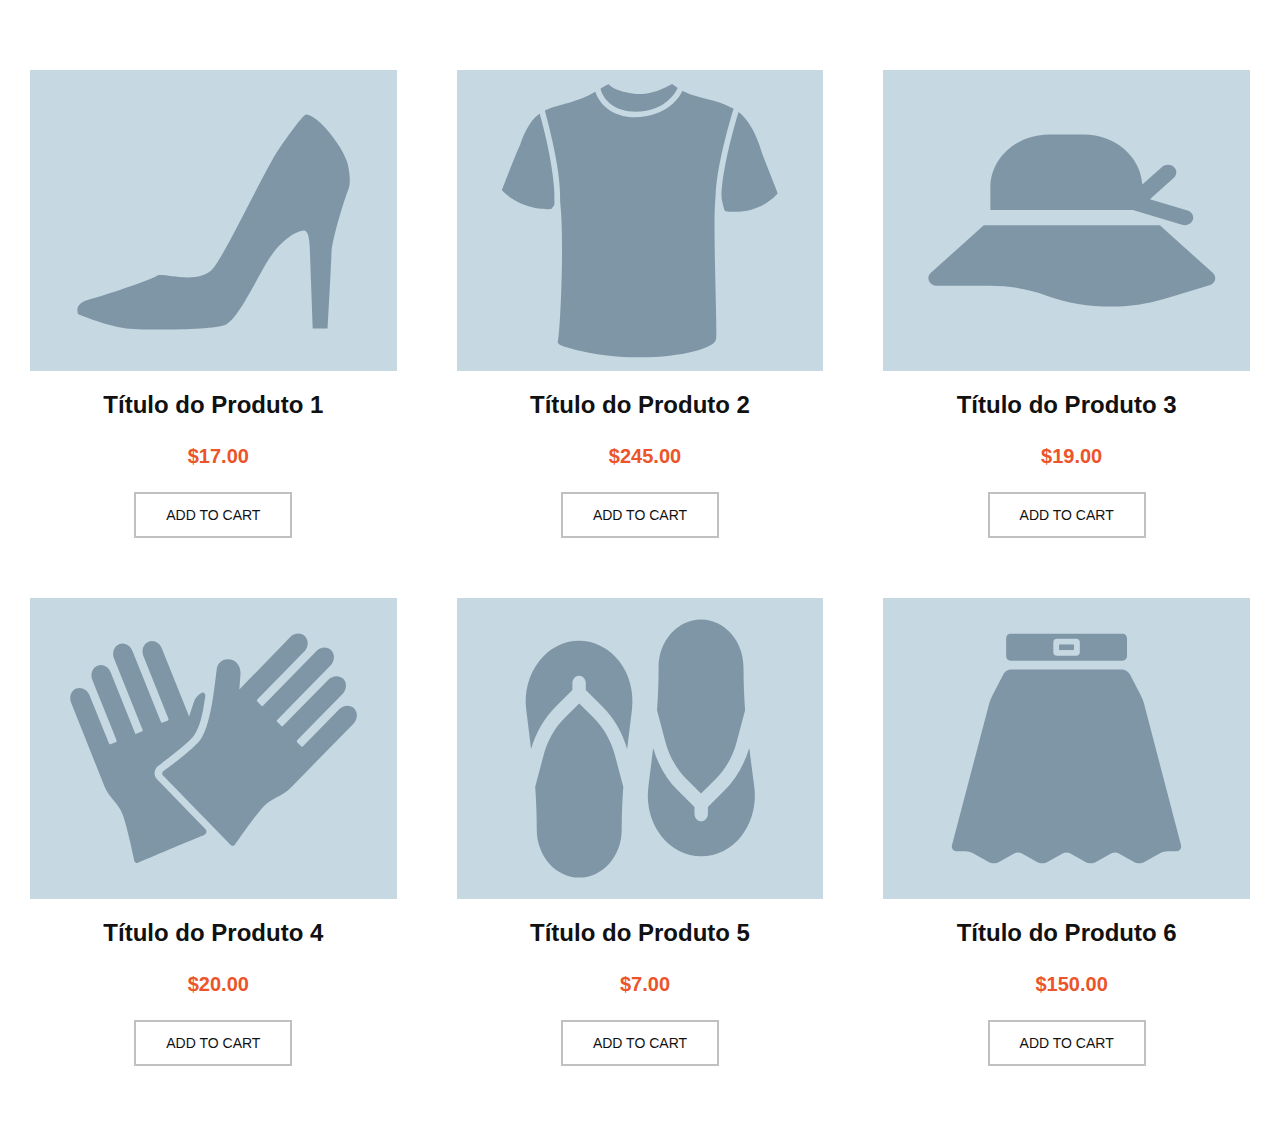
<file: Product-List-Template.html>
<!DOCTYPE html>
<html style="font-size: 16px;"><head>
    <meta name="viewport" content="width=device-width, initial-scale=1.0">
    <meta charset="utf-8">
    <meta name="keywords" content=""><meta name="description" content="">
    <title></title>
    <link rel="stylesheet" href="nicepage.css" media="screen">
    <script class="u-script" type="text/javascript" src="//capp.nicepage.com/assets/jquery-1.9.1.min.js" defer=""></script>
    <script class="u-script" type="text/javascript" src="//capp.nicepage.com/bb6f344d8ad9d58c30fd5f3481535a1898a34ba8/nicepage.js" defer=""></script>
<meta name="generator" content="Nicepage 4.15.6, nicepage.com"></head>
<body class="u-body" data-style="products-template-1" data-posts="" data-global-section-properties="{&quot;code&quot;:&quot;PRODUCTS&quot;,&quot;colorings&quot;:{&quot;light&quot;:[&quot;clean&quot;,&quot;clean&quot;],&quot;colored&quot;:[&quot;clean&quot;,&quot;clean&quot;,&quot;clean&quot;],&quot;dark&quot;:[&quot;clean&quot;,&quot;clean&quot;,&quot;clean&quot;]},&quot;isPreset&quot;:true}" data-source="fix" data-page-sections-style="[{&quot;name&quot;:&quot;products-1&quot;,&quot;margin&quot;:&quot;both&quot;,&quot;repeat&quot;:false,&quot;repeater-items-count&quot;:6}]" data-page-coloring-types="{&quot;light&quot;:[&quot;clean&quot;,&quot;clean&quot;],&quot;colored&quot;:[&quot;clean&quot;,&quot;clean&quot;,&quot;clean&quot;],&quot;dark&quot;:[&quot;clean&quot;,&quot;clean&quot;,&quot;clean&quot;]}" data-page-category="&quot;Products&quot;"><section class="u-align-center u-clearfix u-block-967f-23" custom-posts-hash="[[I,T],[I,T],[I,T]]" data-section-properties="{&quot;margin&quot;:&quot;both&quot;,&quot;repeater-items-count&quot;:6,&quot;stretch&quot;:true}" data-id="967f" data-style="products-1" id="sec-0481">
  <div class="u-clearfix u-sheet u-valign-middle u-block-967f-2" data-state="{&quot;margin-top&quot;:{&quot;shouldApplyDefaultMargins&quot;:{&quot;XL&quot;:false,&quot;LG&quot;:false,&quot;MD&quot;:false,&quot;SM&quot;:false,&quot;XS&quot;:false},&quot;parentVerticalAlign&quot;:{&quot;XL&quot;:&quot;middle&quot;,&quot;LG&quot;:&quot;middle&quot;,&quot;MD&quot;:&quot;middle&quot;,&quot;SM&quot;:&quot;middle&quot;,&quot;XS&quot;:&quot;middle&quot;}},&quot;margin-bottom&quot;:{&quot;shouldApplyDefaultMargins&quot;:{&quot;XL&quot;:false,&quot;LG&quot;:false,&quot;MD&quot;:false,&quot;SM&quot;:false,&quot;XS&quot;:false},&quot;parentVerticalAlign&quot;:{&quot;XL&quot;:&quot;middle&quot;,&quot;LG&quot;:&quot;middle&quot;,&quot;MD&quot;:&quot;middle&quot;,&quot;SM&quot;:&quot;middle&quot;,&quot;XS&quot;:&quot;middle&quot;}}}">
    <div class="u-expanded-width u-products u-repeater u-block-967f-3" data-state="{&quot;margin-top&quot;:{&quot;shouldApplyDefaultMargins&quot;:{&quot;XL&quot;:false,&quot;LG&quot;:false,&quot;MD&quot;:false,&quot;SM&quot;:false,&quot;XS&quot;:false},&quot;parentVerticalAlign&quot;:{&quot;XL&quot;:&quot;middle&quot;,&quot;LG&quot;:&quot;middle&quot;,&quot;MD&quot;:&quot;middle&quot;,&quot;SM&quot;:&quot;middle&quot;,&quot;XS&quot;:&quot;middle&quot;}},&quot;margin-bottom&quot;:{&quot;shouldApplyDefaultMargins&quot;:{&quot;XL&quot;:false,&quot;LG&quot;:false,&quot;MD&quot;:false,&quot;SM&quot;:false,&quot;XS&quot;:false},&quot;parentVerticalAlign&quot;:{&quot;XL&quot;:&quot;middle&quot;,&quot;LG&quot;:&quot;middle&quot;,&quot;MD&quot;:&quot;middle&quot;,&quot;SM&quot;:&quot;middle&quot;,&quot;XS&quot;:&quot;middle&quot;}},&quot;min-height&quot;:{&quot;repeaterItems&quot;:{&quot;XL&quot;:3,&quot;LG&quot;:3,&quot;MD&quot;:3,&quot;SM&quot;:3,&quot;XS&quot;:3}}}">
      <div class="u-align-center u-container-style u-products-item u-repeater-item u-white u-block-967f-4">
        <div class="u-container-layout u-similar-container u-valign-top u-block-967f-5" data-state="{&quot;min-height&quot;:{&quot;canCollapse&quot;:{&quot;XL&quot;:false,&quot;LG&quot;:false,&quot;MD&quot;:false,&quot;SM&quot;:false,&quot;XS&quot;:false}}}">
          <img alt="" class="u-expanded-width u-image u-image-default u-product-control u-block-967f-6" data-state="{&quot;height&quot;:{&quot;expandedBlock&quot;:{&quot;XL&quot;:true,&quot;LG&quot;:true,&quot;MD&quot;:true,&quot;SM&quot;:true,&quot;XS&quot;:true},&quot;expandedParent&quot;:{&quot;XL&quot;:null,&quot;LG&quot;:null,&quot;MD&quot;:null,&quot;SM&quot;:null,&quot;XS&quot;:null}}}" src="[data-uri]">
          <h4 class="u-product-control u-text u-block-967f-7">
            <a class="u-product-title-link" href="#">Título do Produto 1</a>
          </h4>
          <div class="u-product-control u-product-price u-block-967f-8">
            <div class="u-price-wrapper u-spacing-10">
              <div class="u-hide-price u-old-price">$20.00</div>
              <div class="u-price u-text-palette-2-base" style="font-size: 1.25rem; font-weight: 700;">$17.00</div>
            </div>
          </div>
          <a href="#" class="u-border-2 u-border-grey-25 u-btn u-btn-rectangle u-button-style u-none u-product-control u-text-body-color u-block-967f-9">Add to Cart</a>
        </div>
      </div>
      <div class="u-align-center u-container-style u-products-item u-repeater-item u-white u-block-967f-10">
        <div class="u-container-layout u-similar-container u-valign-top u-block-967f-11" data-state="{&quot;min-height&quot;:{&quot;canCollapse&quot;:{&quot;XL&quot;:false,&quot;LG&quot;:false,&quot;MD&quot;:false,&quot;SM&quot;:false,&quot;XS&quot;:false}}}">
          <img alt="" class="u-expanded-width u-image u-image-default u-product-control u-block-967f-12" data-state="{&quot;height&quot;:{&quot;expandedBlock&quot;:{&quot;XL&quot;:true,&quot;LG&quot;:true,&quot;MD&quot;:true,&quot;SM&quot;:true,&quot;XS&quot;:true},&quot;expandedParent&quot;:{&quot;XL&quot;:null,&quot;LG&quot;:null,&quot;MD&quot;:null,&quot;SM&quot;:null,&quot;XS&quot;:null}}}" src="[data-uri]">
          <h4 class="u-product-control u-text u-block-967f-13">
            <a class="u-product-title-link" href="#">Título do Produto 2</a>
          </h4>
          <div class="u-product-control u-product-price u-block-967f-14">
            <div class="u-price-wrapper u-spacing-10">
              <div class="u-hide-price u-old-price">$300.00</div>
              <div class="u-price u-text-palette-2-base" style="font-size: 1.25rem; font-weight: 700;">$245.00</div>
            </div>
          </div>
          <a href="#" class="u-border-2 u-border-grey-25 u-btn u-btn-rectangle u-button-style u-none u-product-control u-text-body-color u-block-967f-15">Add to Cart</a>
        </div>
      </div>
      <div class="u-align-center u-container-style u-products-item u-repeater-item u-white u-block-967f-16">
        <div class="u-container-layout u-similar-container u-valign-top u-block-967f-17" data-state="{&quot;min-height&quot;:{&quot;canCollapse&quot;:{&quot;XL&quot;:false,&quot;LG&quot;:false,&quot;MD&quot;:false,&quot;SM&quot;:false,&quot;XS&quot;:false}}}">
          <img alt="" class="u-expanded-width u-image u-image-default u-product-control u-block-967f-18" data-state="{&quot;height&quot;:{&quot;expandedBlock&quot;:{&quot;XL&quot;:true,&quot;LG&quot;:true,&quot;MD&quot;:true,&quot;SM&quot;:true,&quot;XS&quot;:true},&quot;expandedParent&quot;:{&quot;XL&quot;:null,&quot;LG&quot;:null,&quot;MD&quot;:null,&quot;SM&quot;:null,&quot;XS&quot;:null}}}" src="[data-uri]">
          <h4 class="u-product-control u-text u-block-967f-19">
            <a class="u-product-title-link" href="#">Título do Produto 3</a>
          </h4>
          <div class="u-product-control u-product-price u-block-967f-20">
            <div class="u-price-wrapper u-spacing-10">
              <div class="u-hide-price u-old-price">$25.00</div>
              <div class="u-price u-text-palette-2-base" style="font-size: 1.25rem; font-weight: 700;">$19.00</div>
            </div>
          </div>
          <a href="#" class="u-border-2 u-border-grey-25 u-btn u-btn-rectangle u-button-style u-none u-product-control u-text-body-color u-block-967f-21">Add to Cart</a>
        </div>
      </div>
    <div class="u-align-center u-container-style u-products-item u-repeater-item u-white u-block-967f-24">
        <div class="u-container-layout u-similar-container u-valign-top u-block-967f-25" data-state="{&quot;min-height&quot;:{&quot;canCollapse&quot;:{&quot;XL&quot;:false,&quot;LG&quot;:false,&quot;MD&quot;:false,&quot;SM&quot;:false,&quot;XS&quot;:false}}}">
          <img alt="" class="u-expanded-width u-image u-image-default u-product-control u-block-967f-26" data-state="{&quot;height&quot;:{&quot;expandedBlock&quot;:{&quot;XL&quot;:true,&quot;LG&quot;:true,&quot;MD&quot;:true,&quot;SM&quot;:true,&quot;XS&quot;:true},&quot;expandedParent&quot;:{&quot;XL&quot;:null,&quot;LG&quot;:null,&quot;MD&quot;:null,&quot;SM&quot;:null,&quot;XS&quot;:null}}}" src="[data-uri]">
          <h4 class="u-product-control u-text u-block-967f-27">
            <a class="u-product-title-link" href="#">Título do Produto 4</a>
          </h4>
          <div class="u-product-control u-product-price u-block-967f-28">
            <div class="u-price-wrapper u-spacing-10">
              <div class="u-hide-price u-old-price">$25.00</div>
              <div class="u-price u-text-palette-2-base" style="font-size: 1.25rem; font-weight: 700;">$20.00</div>
            </div>
          </div>
          <a href="#" class="u-border-2 u-border-grey-25 u-btn u-btn-rectangle u-button-style u-none u-product-control u-text-body-color u-block-967f-29">Add to Cart</a>
        </div>
      </div><div class="u-align-center u-container-style u-products-item u-repeater-item u-white u-block-967f-30">
        <div class="u-container-layout u-similar-container u-valign-top u-block-967f-31" data-state="{&quot;min-height&quot;:{&quot;canCollapse&quot;:{&quot;XL&quot;:false,&quot;LG&quot;:false,&quot;MD&quot;:false,&quot;SM&quot;:false,&quot;XS&quot;:false}}}">
          <img alt="" class="u-expanded-width u-image u-image-default u-product-control u-block-967f-32" data-state="{&quot;height&quot;:{&quot;expandedBlock&quot;:{&quot;XL&quot;:true,&quot;LG&quot;:true,&quot;MD&quot;:true,&quot;SM&quot;:true,&quot;XS&quot;:true},&quot;expandedParent&quot;:{&quot;XL&quot;:null,&quot;LG&quot;:null,&quot;MD&quot;:null,&quot;SM&quot;:null,&quot;XS&quot;:null}}}" src="[data-uri]">
          <h4 class="u-product-control u-text u-block-967f-33">
            <a class="u-product-title-link" href="#">Título do Produto 5</a>
          </h4>
          <div class="u-product-control u-product-price u-block-967f-34">
            <div class="u-price-wrapper u-spacing-10">
              <div class="u-hide-price u-old-price">$10.00</div>
              <div class="u-price u-text-palette-2-base" style="font-size: 1.25rem; font-weight: 700;">$7.00</div>
            </div>
          </div>
          <a href="#" class="u-border-2 u-border-grey-25 u-btn u-btn-rectangle u-button-style u-none u-product-control u-text-body-color u-block-967f-35">Add to Cart</a>
        </div>
      </div><div class="u-align-center u-container-style u-products-item u-repeater-item u-white u-block-967f-36">
        <div class="u-container-layout u-similar-container u-valign-top u-block-967f-37" data-state="{&quot;min-height&quot;:{&quot;canCollapse&quot;:{&quot;XL&quot;:false,&quot;LG&quot;:false,&quot;MD&quot;:false,&quot;SM&quot;:false,&quot;XS&quot;:false}}}">
          <img alt="" class="u-expanded-width u-image u-image-default u-product-control u-block-967f-38" data-state="{&quot;height&quot;:{&quot;expandedBlock&quot;:{&quot;XL&quot;:true,&quot;LG&quot;:true,&quot;MD&quot;:true,&quot;SM&quot;:true,&quot;XS&quot;:true},&quot;expandedParent&quot;:{&quot;XL&quot;:null,&quot;LG&quot;:null,&quot;MD&quot;:null,&quot;SM&quot;:null,&quot;XS&quot;:null}}}" src="[data-uri]">
          <h4 class="u-product-control u-text u-block-967f-39">
            <a class="u-product-title-link" href="#">Título do Produto 6</a>
          </h4>
          <div class="u-product-control u-product-price u-block-967f-40">
            <div class="u-price-wrapper u-spacing-10">
              <div class="u-hide-price u-old-price">$175.00</div>
              <div class="u-price u-text-palette-2-base" style="font-size: 1.25rem; font-weight: 700;">$150.00</div>
            </div>
          </div>
          <a href="#" class="u-border-2 u-border-grey-25 u-btn u-btn-rectangle u-button-style u-none u-product-control u-text-body-color u-block-967f-41">Add to Cart</a>
        </div>
      </div></div>
  </div>
  <style data-mode="XL">@media (min-width: 1200px) {
  .u-block-967f-2 {
    min-height: 600px;
  }
  .u-block-967f-3 {
    min-height: 520px;
    grid-template-columns: repeat(3, 33.3333%);
    height: auto;
    margin-top: 40px;
    margin-right: auto;
    margin-bottom: 40px;
    margin-left: 0;
    grid-gap: 0px;
  }
  .u-block-967f-4 {
    background-image: none;
  }
  .u-block-967f-5 {
    padding-top: 30px;
    padding-bottom: 30px;
    padding-left: 30px;
    padding-right: 30px;
  }
  .u-block-967f-6 {
    height: 301px;
    margin-top: 0;
    margin-bottom: 0;
  }
  .u-block-967f-7 {
    margin-top: 20px;
    margin-left: 0;
    margin-right: 0;
    margin-bottom: 0;
  }
  .u-block-967f-8 {
    margin-top: 20px;
    margin-left: auto;
    margin-right: auto;
    margin-bottom: 0;
  }
  .u-block-967f-9 {
    border-style: solid;
    text-transform: uppercase;
    font-size: 0.875rem;
    margin-top: 20px;
    margin-left: auto;
    margin-right: auto;
    margin-bottom: 0;
  }
  .u-block-967f-10 {
    background-image: none;
  }
  .u-block-967f-11 {
    padding-top: 30px;
    padding-bottom: 30px;
    padding-left: 30px;
    padding-right: 30px;
  }
  .u-block-967f-12 {
    height: 301px;
    margin-top: 0;
    margin-bottom: 0;
  }
  .u-block-967f-13 {
    margin-top: 20px;
    margin-left: 0;
    margin-right: 0;
    margin-bottom: 0;
  }
  .u-block-967f-14 {
    margin-top: 20px;
    margin-left: auto;
    margin-right: auto;
    margin-bottom: 0;
  }
  .u-block-967f-15 {
    border-style: solid;
    text-transform: uppercase;
    font-size: 0.875rem;
    margin-top: 20px;
    margin-left: auto;
    margin-right: auto;
    margin-bottom: 0;
  }
  .u-block-967f-16 {
    background-image: none;
  }
  .u-block-967f-17 {
    padding-top: 30px;
    padding-bottom: 30px;
    padding-left: 30px;
    padding-right: 30px;
  }
  .u-block-967f-18 {
    height: 301px;
    margin-top: 0;
    margin-bottom: 0;
  }
  .u-block-967f-19 {
    margin-top: 20px;
    margin-left: 0;
    margin-right: 0;
    margin-bottom: 0;
  }
  .u-block-967f-20 {
    margin-top: 20px;
    margin-left: auto;
    margin-right: auto;
    margin-bottom: 0;
  }
  .u-block-967f-21 {
    border-style: solid;
    text-transform: uppercase;
    font-size: 0.875rem;
    margin-top: 20px;
    margin-left: auto;
    margin-right: auto;
    margin-bottom: 0;
  }
  .u-block-967f-24 {
    background-image: none;
  }
  .u-block-967f-25 {
    padding-top: 30px;
    padding-bottom: 30px;
    padding-left: 30px;
    padding-right: 30px;
  }
  .u-block-967f-26 {
    height: 301px;
    margin-top: 0;
    margin-bottom: 0;
  }
  .u-block-967f-27 {
    margin-top: 20px;
    margin-left: 0;
    margin-right: 0;
    margin-bottom: 0;
  }
  .u-block-967f-28 {
    margin-top: 20px;
    margin-left: auto;
    margin-right: auto;
    margin-bottom: 0;
  }
  .u-block-967f-29 {
    border-style: solid;
    text-transform: uppercase;
    font-size: 0.875rem;
    margin-top: 20px;
    margin-left: auto;
    margin-right: auto;
    margin-bottom: 0;
  }
  .u-block-967f-30 {
    background-image: none;
  }
  .u-block-967f-31 {
    padding-top: 30px;
    padding-bottom: 30px;
    padding-left: 30px;
    padding-right: 30px;
  }
  .u-block-967f-32 {
    height: 301px;
    margin-top: 0;
    margin-bottom: 0;
  }
  .u-block-967f-33 {
    margin-top: 20px;
    margin-left: 0;
    margin-right: 0;
    margin-bottom: 0;
  }
  .u-block-967f-34 {
    margin-top: 20px;
    margin-left: auto;
    margin-right: auto;
    margin-bottom: 0;
  }
  .u-block-967f-35 {
    border-style: solid;
    text-transform: uppercase;
    font-size: 0.875rem;
    margin-top: 20px;
    margin-left: auto;
    margin-right: auto;
    margin-bottom: 0;
  }
  .u-block-967f-36 {
    background-image: none;
  }
  .u-block-967f-37 {
    padding-top: 30px;
    padding-bottom: 30px;
    padding-left: 30px;
    padding-right: 30px;
  }
  .u-block-967f-38 {
    height: 301px;
    margin-top: 0;
    margin-bottom: 0;
  }
  .u-block-967f-39 {
    margin-top: 20px;
    margin-left: 0;
    margin-right: 0;
    margin-bottom: 0;
  }
  .u-block-967f-40 {
    margin-top: 20px;
    margin-left: auto;
    margin-right: auto;
    margin-bottom: 0;
  }
  .u-block-967f-41 {
    border-style: solid;
    text-transform: uppercase;
    font-size: 0.875rem;
    margin-top: 20px;
    margin-left: auto;
    margin-right: auto;
    margin-bottom: 0;
  }
}</style>
  <style data-mode="LG">@media (max-width: 1199px) and (min-width: 992px) {
  .u-block-967f-2 {
    min-height: 509px;
  }
  .u-block-967f-3 {
    min-height: 429px;
    grid-template-columns: repeat(3, 33.333333333333336%);
    height: auto;
    margin-top: 40px;
    margin-bottom: 40px;
    grid-gap: 0px;
  }
  .u-block-967f-4 {
    background-image: none;
  }
  .u-block-967f-5 {
    padding-top: 30px;
    padding-bottom: 30px;
    padding-left: 30px;
    padding-right: 30px;
  }
  .u-block-967f-6 {
    height: 301px;
    margin-top: 0;
    margin-bottom: 0;
  }
  .u-block-967f-7 {
    margin-top: 20px;
    margin-left: 0;
    margin-right: 0;
    margin-bottom: 0;
  }
  .u-block-967f-8 {
    margin-top: 20px;
    margin-left: auto;
    margin-right: auto;
    margin-bottom: 0;
  }
  .u-block-967f-9 {
    border-style: solid;
    text-transform: uppercase;
    font-size: 0.875rem;
    margin-top: 20px;
    margin-left: auto;
    margin-right: auto;
    margin-bottom: 0;
  }
  .u-block-967f-10 {
    background-image: none;
  }
  .u-block-967f-11 {
    padding-top: 30px;
    padding-bottom: 30px;
    padding-left: 30px;
    padding-right: 30px;
  }
  .u-block-967f-12 {
    height: 301px;
    margin-top: 0;
    margin-bottom: 0;
  }
  .u-block-967f-13 {
    margin-top: 20px;
    margin-left: 0;
    margin-right: 0;
    margin-bottom: 0;
  }
  .u-block-967f-14 {
    margin-top: 20px;
    margin-left: auto;
    margin-right: auto;
    margin-bottom: 0;
  }
  .u-block-967f-15 {
    border-style: solid;
    text-transform: uppercase;
    font-size: 0.875rem;
    margin-top: 20px;
    margin-left: auto;
    margin-right: auto;
    margin-bottom: 0;
  }
  .u-block-967f-16 {
    background-image: none;
  }
  .u-block-967f-17 {
    padding-top: 30px;
    padding-bottom: 30px;
    padding-left: 30px;
    padding-right: 30px;
  }
  .u-block-967f-18 {
    height: 301px;
    margin-top: 0;
    margin-bottom: 0;
  }
  .u-block-967f-19 {
    margin-top: 20px;
    margin-left: 0;
    margin-right: 0;
    margin-bottom: 0;
  }
  .u-block-967f-20 {
    margin-top: 20px;
    margin-left: auto;
    margin-right: auto;
    margin-bottom: 0;
  }
  .u-block-967f-21 {
    border-style: solid;
    text-transform: uppercase;
    font-size: 0.875rem;
    margin-top: 20px;
    margin-left: auto;
    margin-right: auto;
    margin-bottom: 0;
  }
  .u-block-967f-24 {
    background-image: none;
  }
  .u-block-967f-25 {
    padding-top: 30px;
    padding-bottom: 30px;
    padding-left: 30px;
    padding-right: 30px;
  }
  .u-block-967f-26 {
    height: 301px;
    margin-top: 0;
    margin-bottom: 0;
  }
  .u-block-967f-27 {
    margin-top: 20px;
    margin-left: 0;
    margin-right: 0;
    margin-bottom: 0;
  }
  .u-block-967f-28 {
    margin-top: 20px;
    margin-left: auto;
    margin-right: auto;
    margin-bottom: 0;
  }
  .u-block-967f-29 {
    border-style: solid;
    text-transform: uppercase;
    font-size: 0.875rem;
    margin-top: 20px;
    margin-left: auto;
    margin-right: auto;
    margin-bottom: 0;
  }
  .u-block-967f-30 {
    background-image: none;
  }
  .u-block-967f-31 {
    padding-top: 30px;
    padding-bottom: 30px;
    padding-left: 30px;
    padding-right: 30px;
  }
  .u-block-967f-32 {
    height: 301px;
    margin-top: 0;
    margin-bottom: 0;
  }
  .u-block-967f-33 {
    margin-top: 20px;
    margin-left: 0;
    margin-right: 0;
    margin-bottom: 0;
  }
  .u-block-967f-34 {
    margin-top: 20px;
    margin-left: auto;
    margin-right: auto;
    margin-bottom: 0;
  }
  .u-block-967f-35 {
    border-style: solid;
    text-transform: uppercase;
    font-size: 0.875rem;
    margin-top: 20px;
    margin-left: auto;
    margin-right: auto;
    margin-bottom: 0;
  }
  .u-block-967f-36 {
    background-image: none;
  }
  .u-block-967f-37 {
    padding-top: 30px;
    padding-bottom: 30px;
    padding-left: 30px;
    padding-right: 30px;
  }
  .u-block-967f-38 {
    height: 301px;
    margin-top: 0;
    margin-bottom: 0;
  }
  .u-block-967f-39 {
    margin-top: 20px;
    margin-left: 0;
    margin-right: 0;
    margin-bottom: 0;
  }
  .u-block-967f-40 {
    margin-top: 20px;
    margin-left: auto;
    margin-right: auto;
    margin-bottom: 0;
  }
  .u-block-967f-41 {
    border-style: solid;
    text-transform: uppercase;
    font-size: 0.875rem;
    margin-top: 20px;
    margin-left: auto;
    margin-right: auto;
    margin-bottom: 0;
  }
}</style>
  <style data-mode="MD">@media (max-width: 991px) and (min-width: 768px) {
  .u-block-967f-2 {
    min-height: 1066px;
  }
  .u-block-967f-3 {
    min-height: 986px;
    grid-template-columns: repeat(2, 50%);
    height: auto;
    margin-top: 40px;
    margin-bottom: 40px;
    grid-gap: 0px;
  }
  .u-block-967f-4 {
    background-image: none;
  }
  .u-block-967f-5 {
    padding-top: 30px;
    padding-bottom: 30px;
    padding-left: 30px;
    padding-right: 30px;
  }
  .u-block-967f-6 {
    height: 301px;
    margin-top: 0;
    margin-bottom: 0;
  }
  .u-block-967f-7 {
    margin-top: 20px;
    margin-left: 0;
    margin-right: 0;
    margin-bottom: 0;
  }
  .u-block-967f-8 {
    margin-top: 20px;
    margin-left: auto;
    margin-right: auto;
    margin-bottom: 0;
  }
  .u-block-967f-9 {
    border-style: solid;
    text-transform: uppercase;
    font-size: 0.875rem;
    margin-top: 20px;
    margin-left: auto;
    margin-right: auto;
    margin-bottom: 0;
  }
  .u-block-967f-10 {
    background-image: none;
  }
  .u-block-967f-11 {
    padding-top: 30px;
    padding-bottom: 30px;
    padding-left: 30px;
    padding-right: 30px;
  }
  .u-block-967f-12 {
    height: 301px;
    margin-top: 0;
    margin-bottom: 0;
  }
  .u-block-967f-13 {
    margin-top: 20px;
    margin-left: 0;
    margin-right: 0;
    margin-bottom: 0;
  }
  .u-block-967f-14 {
    margin-top: 20px;
    margin-left: auto;
    margin-right: auto;
    margin-bottom: 0;
  }
  .u-block-967f-15 {
    border-style: solid;
    text-transform: uppercase;
    font-size: 0.875rem;
    margin-top: 20px;
    margin-left: auto;
    margin-right: auto;
    margin-bottom: 0;
  }
  .u-block-967f-16 {
    background-image: none;
  }
  .u-block-967f-17 {
    padding-top: 30px;
    padding-bottom: 30px;
    padding-left: 30px;
    padding-right: 30px;
  }
  .u-block-967f-18 {
    height: 301px;
    margin-top: 0;
    margin-bottom: 0;
  }
  .u-block-967f-19 {
    margin-top: 20px;
    margin-left: 0;
    margin-right: 0;
    margin-bottom: 0;
  }
  .u-block-967f-20 {
    margin-top: 20px;
    margin-left: auto;
    margin-right: auto;
    margin-bottom: 0;
  }
  .u-block-967f-21 {
    border-style: solid;
    text-transform: uppercase;
    font-size: 0.875rem;
    margin-top: 20px;
    margin-left: auto;
    margin-right: auto;
    margin-bottom: 0;
  }
  .u-block-967f-24 {
    background-image: none;
  }
  .u-block-967f-25 {
    padding-top: 30px;
    padding-bottom: 30px;
    padding-left: 30px;
    padding-right: 30px;
  }
  .u-block-967f-26 {
    height: 301px;
    margin-top: 0;
    margin-bottom: 0;
  }
  .u-block-967f-27 {
    margin-top: 20px;
    margin-left: 0;
    margin-right: 0;
    margin-bottom: 0;
  }
  .u-block-967f-28 {
    margin-top: 20px;
    margin-left: auto;
    margin-right: auto;
    margin-bottom: 0;
  }
  .u-block-967f-29 {
    border-style: solid;
    text-transform: uppercase;
    font-size: 0.875rem;
    margin-top: 20px;
    margin-left: auto;
    margin-right: auto;
    margin-bottom: 0;
  }
  .u-block-967f-30 {
    background-image: none;
  }
  .u-block-967f-31 {
    padding-top: 30px;
    padding-bottom: 30px;
    padding-left: 30px;
    padding-right: 30px;
  }
  .u-block-967f-32 {
    height: 301px;
    margin-top: 0;
    margin-bottom: 0;
  }
  .u-block-967f-33 {
    margin-top: 20px;
    margin-left: 0;
    margin-right: 0;
    margin-bottom: 0;
  }
  .u-block-967f-34 {
    margin-top: 20px;
    margin-left: auto;
    margin-right: auto;
    margin-bottom: 0;
  }
  .u-block-967f-35 {
    border-style: solid;
    text-transform: uppercase;
    font-size: 0.875rem;
    margin-top: 20px;
    margin-left: auto;
    margin-right: auto;
    margin-bottom: 0;
  }
  .u-block-967f-36 {
    background-image: none;
  }
  .u-block-967f-37 {
    padding-top: 30px;
    padding-bottom: 30px;
    padding-left: 30px;
    padding-right: 30px;
  }
  .u-block-967f-38 {
    height: 301px;
    margin-top: 0;
    margin-bottom: 0;
  }
  .u-block-967f-39 {
    margin-top: 20px;
    margin-left: 0;
    margin-right: 0;
    margin-bottom: 0;
  }
  .u-block-967f-40 {
    margin-top: 20px;
    margin-left: auto;
    margin-right: auto;
    margin-bottom: 0;
  }
  .u-block-967f-41 {
    border-style: solid;
    text-transform: uppercase;
    font-size: 0.875rem;
    margin-top: 20px;
    margin-left: auto;
    margin-right: auto;
    margin-bottom: 0;
  }
}</style>
  <style data-mode="SM" data-visited="true">@media (max-width: 767px) and (min-width: 576px) {
  .u-block-967f-2 {
    min-height: 1066px;
  }
  .u-block-967f-3 {
    min-height: 986px;
    grid-template-columns: 100%;
    height: auto;
    margin-top: 40px;
    margin-bottom: 40px;
    grid-gap: 0px;
  }
  .u-block-967f-4 {
    background-image: none;
  }
  .u-block-967f-5 {
    padding-top: 30px;
    padding-bottom: 30px;
    padding-left: 10px;
    padding-right: 10px;
  }
  .u-block-967f-6 {
    height: 506px;
    margin-top: 0;
    margin-bottom: 0;
  }
  .u-block-967f-7 {
    margin-top: 20px;
    margin-left: 0;
    margin-right: 0;
    margin-bottom: 0;
  }
  .u-block-967f-8 {
    margin-top: 20px;
    margin-left: auto;
    margin-right: auto;
    margin-bottom: 0;
  }
  .u-block-967f-9 {
    border-style: solid;
    text-transform: uppercase;
    font-size: 0.875rem;
    margin-top: 20px;
    margin-left: auto;
    margin-right: auto;
    margin-bottom: 0;
  }
  .u-block-967f-10 {
    background-image: none;
  }
  .u-block-967f-11 {
    padding-top: 30px;
    padding-bottom: 30px;
    padding-left: 10px;
    padding-right: 10px;
  }
  .u-block-967f-12 {
    height: 506px;
    margin-top: 0;
    margin-bottom: 0;
  }
  .u-block-967f-13 {
    margin-top: 20px;
    margin-left: 0;
    margin-right: 0;
    margin-bottom: 0;
  }
  .u-block-967f-14 {
    margin-top: 20px;
    margin-left: auto;
    margin-right: auto;
    margin-bottom: 0;
  }
  .u-block-967f-15 {
    border-style: solid;
    text-transform: uppercase;
    font-size: 0.875rem;
    margin-top: 20px;
    margin-left: auto;
    margin-right: auto;
    margin-bottom: 0;
  }
  .u-block-967f-16 {
    background-image: none;
  }
  .u-block-967f-17 {
    padding-top: 30px;
    padding-bottom: 30px;
    padding-left: 10px;
    padding-right: 10px;
  }
  .u-block-967f-18 {
    height: 506px;
    margin-top: 0;
    margin-bottom: 0;
  }
  .u-block-967f-19 {
    margin-top: 20px;
    margin-left: 0;
    margin-right: 0;
    margin-bottom: 0;
  }
  .u-block-967f-20 {
    margin-top: 20px;
    margin-left: auto;
    margin-right: auto;
    margin-bottom: 0;
  }
  .u-block-967f-21 {
    border-style: solid;
    text-transform: uppercase;
    font-size: 0.875rem;
    margin-top: 20px;
    margin-left: auto;
    margin-right: auto;
    margin-bottom: 0;
  }
  .u-block-967f-24 {
    background-image: none;
  }
  .u-block-967f-25 {
    padding-top: 30px;
    padding-bottom: 30px;
    padding-left: 10px;
    padding-right: 10px;
  }
  .u-block-967f-26 {
    height: 506px;
    margin-top: 0;
    margin-bottom: 0;
  }
  .u-block-967f-27 {
    margin-top: 20px;
    margin-left: 0;
    margin-right: 0;
    margin-bottom: 0;
  }
  .u-block-967f-28 {
    margin-top: 20px;
    margin-left: auto;
    margin-right: auto;
    margin-bottom: 0;
  }
  .u-block-967f-29 {
    border-style: solid;
    text-transform: uppercase;
    font-size: 0.875rem;
    margin-top: 20px;
    margin-left: auto;
    margin-right: auto;
    margin-bottom: 0;
  }
  .u-block-967f-30 {
    background-image: none;
  }
  .u-block-967f-31 {
    padding-top: 30px;
    padding-bottom: 30px;
    padding-left: 10px;
    padding-right: 10px;
  }
  .u-block-967f-32 {
    height: 506px;
    margin-top: 0;
    margin-bottom: 0;
  }
  .u-block-967f-33 {
    margin-top: 20px;
    margin-left: 0;
    margin-right: 0;
    margin-bottom: 0;
  }
  .u-block-967f-34 {
    margin-top: 20px;
    margin-left: auto;
    margin-right: auto;
    margin-bottom: 0;
  }
  .u-block-967f-35 {
    border-style: solid;
    text-transform: uppercase;
    font-size: 0.875rem;
    margin-top: 20px;
    margin-left: auto;
    margin-right: auto;
    margin-bottom: 0;
  }
  .u-block-967f-36 {
    background-image: none;
  }
  .u-block-967f-37 {
    padding-top: 30px;
    padding-bottom: 30px;
    padding-left: 10px;
    padding-right: 10px;
  }
  .u-block-967f-38 {
    height: 506px;
    margin-top: 0;
    margin-bottom: 0;
  }
  .u-block-967f-39 {
    margin-top: 20px;
    margin-left: 0;
    margin-right: 0;
    margin-bottom: 0;
  }
  .u-block-967f-40 {
    margin-top: 20px;
    margin-left: auto;
    margin-right: auto;
    margin-bottom: 0;
  }
  .u-block-967f-41 {
    border-style: solid;
    text-transform: uppercase;
    font-size: 0.875rem;
    margin-top: 20px;
    margin-left: auto;
    margin-right: auto;
    margin-bottom: 0;
  }
}</style>
  <style data-mode="XS" data-visited="true">@media (max-width: 575px) {
  .u-block-967f-2 {
    min-height: 1066px;
  }
  .u-block-967f-3 {
    min-height: 986px;
    grid-template-columns: 100%;
    height: auto;
    margin-top: 40px;
    margin-bottom: 40px;
    grid-gap: 0px;
  }
  .u-block-967f-4 {
    background-image: none;
  }
  .u-block-967f-5 {
    padding-top: 30px;
    padding-bottom: 30px;
    padding-left: 10px;
    padding-right: 10px;
  }
  .u-block-967f-6 {
    height: 365px;
    margin-top: 0;
    margin-bottom: 0;
  }
  .u-block-967f-7 {
    margin-top: 20px;
    margin-left: 0;
    margin-right: 0;
    margin-bottom: 0;
  }
  .u-block-967f-8 {
    margin-top: 20px;
    margin-left: auto;
    margin-right: auto;
    margin-bottom: 0;
  }
  .u-block-967f-9 {
    border-style: solid;
    text-transform: uppercase;
    font-size: 0.875rem;
    margin-top: 20px;
    margin-left: auto;
    margin-right: auto;
    margin-bottom: 0;
  }
  .u-block-967f-10 {
    background-image: none;
  }
  .u-block-967f-11 {
    padding-top: 30px;
    padding-bottom: 30px;
    padding-left: 10px;
    padding-right: 10px;
  }
  .u-block-967f-12 {
    height: 365px;
    margin-top: 0;
    margin-bottom: 0;
  }
  .u-block-967f-13 {
    margin-top: 20px;
    margin-left: 0;
    margin-right: 0;
    margin-bottom: 0;
  }
  .u-block-967f-14 {
    margin-top: 20px;
    margin-left: auto;
    margin-right: auto;
    margin-bottom: 0;
  }
  .u-block-967f-15 {
    border-style: solid;
    text-transform: uppercase;
    font-size: 0.875rem;
    margin-top: 20px;
    margin-left: auto;
    margin-right: auto;
    margin-bottom: 0;
  }
  .u-block-967f-16 {
    background-image: none;
  }
  .u-block-967f-17 {
    padding-top: 30px;
    padding-bottom: 30px;
    padding-left: 10px;
    padding-right: 10px;
  }
  .u-block-967f-18 {
    height: 365px;
    margin-top: 0;
    margin-bottom: 0;
  }
  .u-block-967f-19 {
    margin-top: 20px;
    margin-left: 0;
    margin-right: 0;
    margin-bottom: 0;
  }
  .u-block-967f-20 {
    margin-top: 20px;
    margin-left: auto;
    margin-right: auto;
    margin-bottom: 0;
  }
  .u-block-967f-21 {
    border-style: solid;
    text-transform: uppercase;
    font-size: 0.875rem;
    margin-top: 20px;
    margin-left: auto;
    margin-right: auto;
    margin-bottom: 0;
  }
  .u-block-967f-24 {
    background-image: none;
  }
  .u-block-967f-25 {
    padding-top: 30px;
    padding-bottom: 30px;
    padding-left: 10px;
    padding-right: 10px;
  }
  .u-block-967f-26 {
    height: 365px;
    margin-top: 0;
    margin-bottom: 0;
  }
  .u-block-967f-27 {
    margin-top: 20px;
    margin-left: 0;
    margin-right: 0;
    margin-bottom: 0;
  }
  .u-block-967f-28 {
    margin-top: 20px;
    margin-left: auto;
    margin-right: auto;
    margin-bottom: 0;
  }
  .u-block-967f-29 {
    border-style: solid;
    text-transform: uppercase;
    font-size: 0.875rem;
    margin-top: 20px;
    margin-left: auto;
    margin-right: auto;
    margin-bottom: 0;
  }
  .u-block-967f-30 {
    background-image: none;
  }
  .u-block-967f-31 {
    padding-top: 30px;
    padding-bottom: 30px;
    padding-left: 10px;
    padding-right: 10px;
  }
  .u-block-967f-32 {
    height: 365px;
    margin-top: 0;
    margin-bottom: 0;
  }
  .u-block-967f-33 {
    margin-top: 20px;
    margin-left: 0;
    margin-right: 0;
    margin-bottom: 0;
  }
  .u-block-967f-34 {
    margin-top: 20px;
    margin-left: auto;
    margin-right: auto;
    margin-bottom: 0;
  }
  .u-block-967f-35 {
    border-style: solid;
    text-transform: uppercase;
    font-size: 0.875rem;
    margin-top: 20px;
    margin-left: auto;
    margin-right: auto;
    margin-bottom: 0;
  }
  .u-block-967f-36 {
    background-image: none;
  }
  .u-block-967f-37 {
    padding-top: 30px;
    padding-bottom: 30px;
    padding-left: 10px;
    padding-right: 10px;
  }
  .u-block-967f-38 {
    height: 365px;
    margin-top: 0;
    margin-bottom: 0;
  }
  .u-block-967f-39 {
    margin-top: 20px;
    margin-left: 0;
    margin-right: 0;
    margin-bottom: 0;
  }
  .u-block-967f-40 {
    margin-top: 20px;
    margin-left: auto;
    margin-right: auto;
    margin-bottom: 0;
  }
  .u-block-967f-41 {
    border-style: solid;
    text-transform: uppercase;
    font-size: 0.875rem;
    margin-top: 20px;
    margin-left: auto;
    margin-right: auto;
    margin-bottom: 0;
  }
}</style>
</section>
</body></html>
</file>
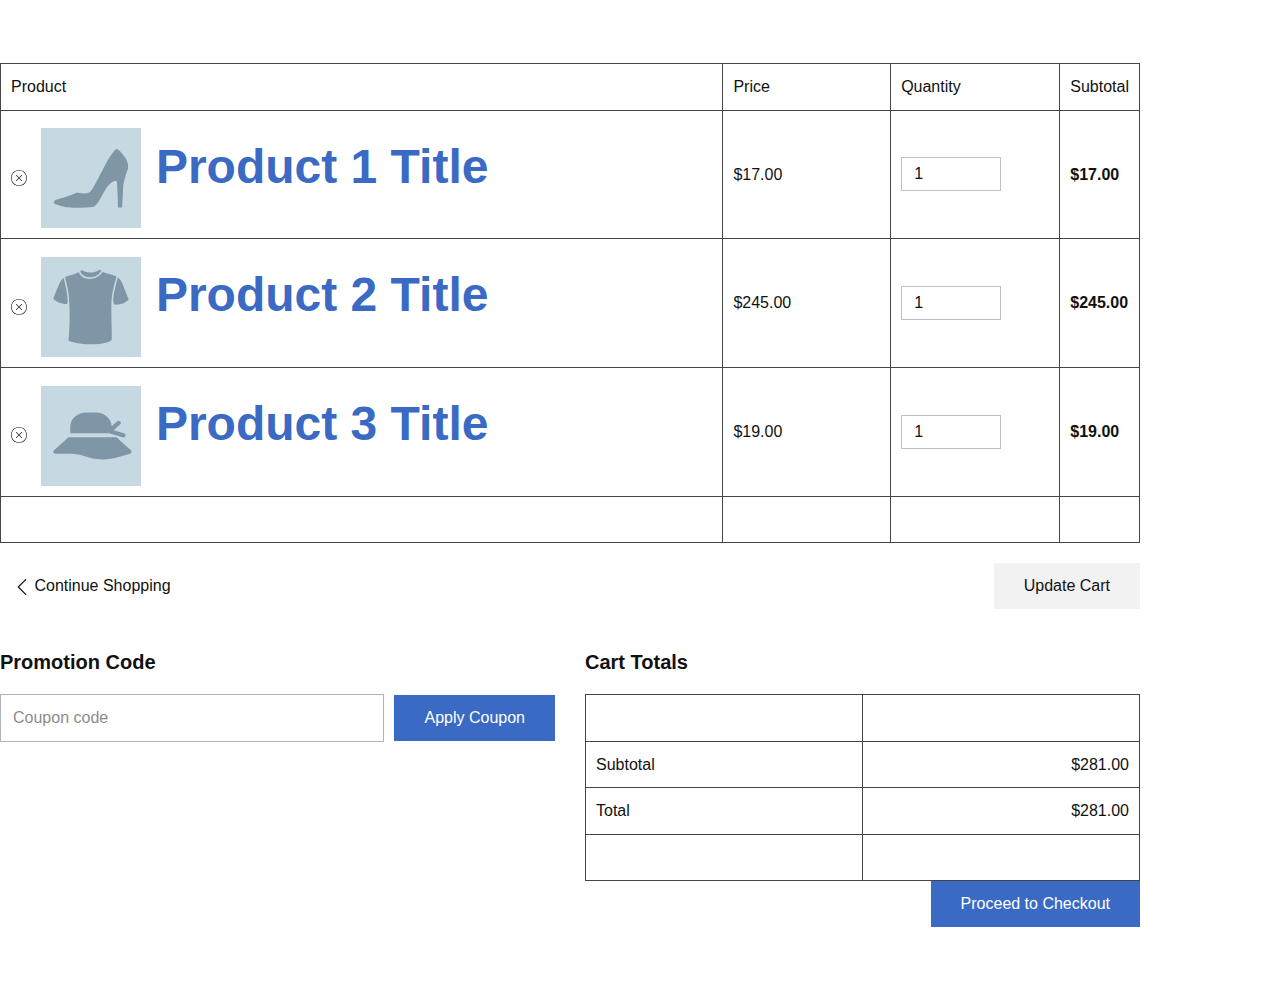
<file: Shopping-Cart-Template.html>
<!DOCTYPE html>
<html style="font-size: 16px;"><head>
    <meta name="viewport" content="width=device-width, initial-scale=1.0">
    <meta charset="utf-8">
    <meta name="keywords" content="Product 1 Title, Product 2 Title, Product 3 Title"><meta name="description" content="">
    <title></title>
    <link rel="stylesheet" href="nicepage.css" media="screen">
    <script class="u-script" type="text/javascript" src="//capp.nicepage.com/assets/jquery-1.9.1.min.js" defer=""></script>
    <script class="u-script" type="text/javascript" src="//capp.nicepage.com/bb6f344d8ad9d58c30fd5f3481535a1898a34ba8/nicepage.js" defer=""></script>
<meta name="generator" content="Nicepage 4.15.6, nicepage.com"></head>
<body class="u-body" data-style="shopping-cart-template-1" data-posts="" data-global-section-properties="{&quot;code&quot;:&quot;CART&quot;,&quot;colorings&quot;:{&quot;light&quot;:[&quot;clean&quot;,&quot;clean&quot;],&quot;colored&quot;:[&quot;clean&quot;,&quot;clean&quot;,&quot;clean&quot;],&quot;dark&quot;:[&quot;clean&quot;,&quot;clean&quot;,&quot;clean&quot;]},&quot;isPreset&quot;:true}" data-source="fix" data-page-sections-style="[{&quot;name&quot;:&quot;shopping-cart-1&quot;,&quot;margin&quot;:&quot;both&quot;,&quot;repeat&quot;:false}]" data-page-coloring-types="{&quot;light&quot;:[&quot;clean&quot;,&quot;clean&quot;],&quot;colored&quot;:[&quot;clean&quot;,&quot;clean&quot;,&quot;clean&quot;],&quot;dark&quot;:[&quot;clean&quot;,&quot;clean&quot;,&quot;clean&quot;]}" data-page-category="&quot;Cart&quot;"><section class="u-clearfix u-block-aa8e-1" custom-posts-hash="[T,[T,T],[[[I,T],[I,T],[I,T]],[],[],[]]]" data-section-properties="{&quot;margin&quot;:&quot;both&quot;,&quot;stretch&quot;:true}" data-id="aa8e" data-style="shopping-cart-1" id="sec-d043">
    <div class="u-clearfix u-sheet u-block-aa8e-2" data-state="{&quot;margin-top&quot;:{&quot;shouldApplyDefaultMargins&quot;:{&quot;XL&quot;:false,&quot;LG&quot;:false,&quot;MD&quot;:false,&quot;SM&quot;:false,&quot;XS&quot;:false},&quot;parentVerticalAlign&quot;:{&quot;XL&quot;:&quot;&quot;,&quot;LG&quot;:&quot;&quot;,&quot;MD&quot;:&quot;&quot;,&quot;SM&quot;:&quot;&quot;,&quot;XS&quot;:&quot;&quot;}},&quot;margin-bottom&quot;:{&quot;shouldApplyDefaultMargins&quot;:{&quot;XL&quot;:false,&quot;LG&quot;:false,&quot;MD&quot;:false,&quot;SM&quot;:false,&quot;XS&quot;:false},&quot;parentVerticalAlign&quot;:{&quot;XL&quot;:&quot;&quot;,&quot;LG&quot;:&quot;&quot;,&quot;MD&quot;:&quot;&quot;,&quot;SM&quot;:&quot;&quot;,&quot;XS&quot;:&quot;&quot;}}}">
        <div class="u-cart u-block-aa8e-6" data-state="{&quot;margin-top&quot;:{&quot;shouldApplyDefaultMargins&quot;:{&quot;XL&quot;:false,&quot;LG&quot;:false,&quot;MD&quot;:false,&quot;SM&quot;:false,&quot;XS&quot;:false},&quot;parentVerticalAlign&quot;:{&quot;XL&quot;:&quot;&quot;,&quot;LG&quot;:&quot;&quot;,&quot;MD&quot;:&quot;&quot;,&quot;SM&quot;:&quot;&quot;,&quot;XS&quot;:&quot;&quot;}},&quot;margin-bottom&quot;:{&quot;shouldApplyDefaultMargins&quot;:{&quot;XL&quot;:false,&quot;LG&quot;:false,&quot;MD&quot;:false,&quot;SM&quot;:false,&quot;XS&quot;:false},&quot;parentVerticalAlign&quot;:{&quot;XL&quot;:&quot;&quot;,&quot;LG&quot;:&quot;&quot;,&quot;MD&quot;:&quot;&quot;,&quot;SM&quot;:&quot;&quot;,&quot;XS&quot;:&quot;&quot;}}}">
            <div class="u-cart-products-table u-table u-table-responsive u-block-aa8e-7">
                <table class="u-table-entity u-block-aa8e-12">
                    <colgroup>
                        <col width="65%">
                        <col width="15%">
                        <col width="15%">
                        <col width="15%">
                    </colgroup>
                    <thead class="u-table-header u-block-aa8e-13">
                    <tr>
                        <th class="u-border-1 u-border-grey-dark-1 u-table-cell u-block-aa8e-14">Product </th>
                        <th class="u-border-1 u-border-grey-dark-1 u-table-cell u-block-aa8e-15">Price </th>
                        <th class="u-border-1 u-border-grey-dark-1 u-table-cell u-block-aa8e-16">Quantity </th>
                        <th class="u-border-1 u-border-grey-dark-1 u-table-cell u-block-aa8e-17">Subtotal </th>
                    </tr>
                    </thead>
                    <tbody class="u-table-body u-block-aa8e-18">
                    <tr>
                        <td class="u-border-1 u-border-grey-dark-1 u-table-cell u-block-aa8e-19"><span class="u-cart-remove-item u-icon u-block-aa8e-20"><svg xmlns="http://www.w3.org/2000/svg" xmlns:xlink="http://www.w3.org/1999/xlink" version="1.1" xml:space="preserve" class="u-svg-content" viewBox="0 0 52 52" x="0px" y="0px" style="width: 1em; height: 1em;"><g><path d="M26,0C11.664,0,0,11.663,0,26s11.664,26,26,26s26-11.663,26-26S40.336,0,26,0z M26,50C12.767,50,2,39.233,2,26
		S12.767,2,26,2s24,10.767,24,24S39.233,50,26,50z"></path><path d="M35.707,16.293c-0.391-0.391-1.023-0.391-1.414,0L26,24.586l-8.293-8.293c-0.391-0.391-1.023-0.391-1.414,0
		s-0.391,1.023,0,1.414L24.586,26l-8.293,8.293c-0.391,0.391-0.391,1.023,0,1.414C16.488,35.902,16.744,36,17,36
		s0.512-0.098,0.707-0.293L26,27.414l8.293,8.293C34.488,35.902,34.744,36,35,36s0.512-0.098,0.707-0.293
		c0.391-0.391,0.391-1.023,0-1.414L27.414,26l8.293-8.293C36.098,17.316,36.098,16.684,35.707,16.293z"></path>
</g></svg><img></span>
                            <img class="u-cart-product-image u-image u-image-default u-product-control u-block-aa8e-21" data-state="{&quot;height&quot;:{&quot;expandedBlock&quot;:{&quot;XL&quot;:false,&quot;LG&quot;:false,&quot;MD&quot;:false,&quot;SM&quot;:false,&quot;XS&quot;:false},&quot;expandedParent&quot;:{&quot;XL&quot;:null,&quot;LG&quot;:null,&quot;MD&quot;:null,&quot;SM&quot;:null,&quot;XS&quot;:null}}}" src="[data-uri]">
                            <h2 class="u-cart-product-title u-product-control u-text u-block-aa8e-22">
                                <a class="u-product-title-link" href="#">Product 1 Title</a>
                            </h2>
                        </td>
                        <td class="u-border-1 u-border-grey-dark-1 u-table-cell u-block-aa8e-23">
                            <div class="u-cart-product-price u-product-control u-product-price u-block-aa8e-24">
                                <div class="u-price-wrapper">
                                    <div class="u-hide-price u-old-price"></div>
                                    <div class="u-price">$17.00</div>
                                </div>
                            </div>
                        </td>
                        <td class="u-border-1 u-border-grey-dark-1 u-table-cell u-block-aa8e-25">
                            <div class="u-cart-product-quantity u-product-control u-product-quantity u-block-aa8e-26">
                                <div class="u-hidden u-quantity-label"> Quantity </div>
                                <div class="u-border-1 u-border-grey-25 u-quantity-input">
                                    <a class="disabled minus u-button-style u-hidden u-quantity-button">
                                        <svg xmlns="http://www.w3.org/2000/svg" viewBox="0 0 16 16"><path d="m 4 8 h 8" fill="none" stroke="currentColor" stroke-width="1" fill-rule="evenodd"></path></svg>
                                    </a>
                                    <input class="u-border-grey-30 u-input u-block-aa8e-27" type="text" value="1" pattern="[0-9]+">
                                    <a class="plus u-button-style u-hidden u-quantity-button">
                                        <svg xmlns="http://www.w3.org/2000/svg" viewBox="0 0 16 16"><path d="m 4 8 h 8 M 8 4 v 8" fill="none" stroke="currentColor" stroke-width="1" fill-rule="evenodd"></path></svg>
                                    </a>
                                </div>
                            </div>
                        </td>
                        <td class="u-border-1 u-border-grey-dark-1 u-table-cell u-block-aa8e-28">
                            <div class="u-cart-product-subtotal u-product-control u-product-price u-block-aa8e-29">
                                <div class="u-price-wrapper">
                                    <div class="u-hide-price u-old-price"></div>
                                    <div class="u-price" style="font-weight: 700;">$17.00</div>
                                </div>
                            </div>
                        </td>
                    </tr>
                    <tr>
                        <td class="u-border-1 u-border-grey-dark-1 u-table-cell u-block-aa8e-30"><span class="u-cart-remove-item u-icon u-block-aa8e-31"><svg xmlns="http://www.w3.org/2000/svg" xmlns:xlink="http://www.w3.org/1999/xlink" version="1.1" xml:space="preserve" class="u-svg-content" viewBox="0 0 52 52" x="0px" y="0px" style="width: 1em; height: 1em;"><g><path d="M26,0C11.664,0,0,11.663,0,26s11.664,26,26,26s26-11.663,26-26S40.336,0,26,0z M26,50C12.767,50,2,39.233,2,26
		S12.767,2,26,2s24,10.767,24,24S39.233,50,26,50z"></path><path d="M35.707,16.293c-0.391-0.391-1.023-0.391-1.414,0L26,24.586l-8.293-8.293c-0.391-0.391-1.023-0.391-1.414,0
		s-0.391,1.023,0,1.414L24.586,26l-8.293,8.293c-0.391,0.391-0.391,1.023,0,1.414C16.488,35.902,16.744,36,17,36
		s0.512-0.098,0.707-0.293L26,27.414l8.293,8.293C34.488,35.902,34.744,36,35,36s0.512-0.098,0.707-0.293
		c0.391-0.391,0.391-1.023,0-1.414L27.414,26l8.293-8.293C36.098,17.316,36.098,16.684,35.707,16.293z"></path>
</g></svg><img></span>
                            <img class="u-cart-product-image u-image u-image-default u-product-control u-block-aa8e-32" data-state="{&quot;height&quot;:{&quot;expandedBlock&quot;:{&quot;XL&quot;:false,&quot;LG&quot;:false,&quot;MD&quot;:false,&quot;SM&quot;:false,&quot;XS&quot;:false},&quot;expandedParent&quot;:{&quot;XL&quot;:null,&quot;LG&quot;:null,&quot;MD&quot;:null,&quot;SM&quot;:null,&quot;XS&quot;:null}}}" src="[data-uri]">
                            <h2 class="u-cart-product-title u-product-control u-text u-block-aa8e-33">
                                <a class="u-product-title-link" href="#">Product 2 Title</a>
                            </h2>
                        </td>
                        <td class="u-border-1 u-border-grey-dark-1 u-table-cell u-block-aa8e-34">
                            <div class="u-cart-product-price u-product-control u-product-price u-block-aa8e-35">
                                <div class="u-price-wrapper">
                                    <div class="u-hide-price u-old-price"></div>
                                    <div class="u-price">$245.00</div>
                                </div>
                            </div>
                        </td>
                        <td class="u-border-1 u-border-grey-dark-1 u-table-cell u-block-aa8e-36">
                            <div class="u-cart-product-quantity u-product-control u-product-quantity u-block-aa8e-37">
                                <div class="u-hidden u-quantity-label"> Quantity </div>
                                <div class="u-border-1 u-border-grey-25 u-quantity-input">
                                    <a class="disabled minus u-button-style u-hidden u-quantity-button">
                                        <svg xmlns="http://www.w3.org/2000/svg" viewBox="0 0 16 16"><path d="m 4 8 h 8" fill="none" stroke="currentColor" stroke-width="1" fill-rule="evenodd"></path></svg>
                                    </a>
                                    <input class="u-border-grey-30 u-input u-block-aa8e-38" type="text" value="1" pattern="[0-9]+">
                                    <a class="plus u-button-style u-hidden u-quantity-button">
                                        <svg xmlns="http://www.w3.org/2000/svg" viewBox="0 0 16 16"><path d="m 4 8 h 8 M 8 4 v 8" fill="none" stroke="currentColor" stroke-width="1" fill-rule="evenodd"></path></svg>
                                    </a>
                                </div>
                            </div>
                        </td>
                        <td class="u-border-1 u-border-grey-dark-1 u-table-cell u-block-aa8e-39">
                            <div class="u-cart-product-subtotal u-product-control u-product-price u-block-aa8e-40">
                                <div class="u-price-wrapper">
                                    <div class="u-hide-price u-old-price"></div>
                                    <div class="u-price" style="font-weight: 700;">$245.00</div>
                                </div>
                            </div>
                        </td>
                    </tr>
                    <tr>
                        <td class="u-border-1 u-border-grey-dark-1 u-table-cell u-block-aa8e-41"><span class="u-cart-remove-item u-icon u-block-aa8e-42"><svg xmlns="http://www.w3.org/2000/svg" xmlns:xlink="http://www.w3.org/1999/xlink" version="1.1" xml:space="preserve" class="u-svg-content" viewBox="0 0 52 52" x="0px" y="0px" style="width: 1em; height: 1em;"><g><path d="M26,0C11.664,0,0,11.663,0,26s11.664,26,26,26s26-11.663,26-26S40.336,0,26,0z M26,50C12.767,50,2,39.233,2,26
		S12.767,2,26,2s24,10.767,24,24S39.233,50,26,50z"></path><path d="M35.707,16.293c-0.391-0.391-1.023-0.391-1.414,0L26,24.586l-8.293-8.293c-0.391-0.391-1.023-0.391-1.414,0
		s-0.391,1.023,0,1.414L24.586,26l-8.293,8.293c-0.391,0.391-0.391,1.023,0,1.414C16.488,35.902,16.744,36,17,36
		s0.512-0.098,0.707-0.293L26,27.414l8.293,8.293C34.488,35.902,34.744,36,35,36s0.512-0.098,0.707-0.293
		c0.391-0.391,0.391-1.023,0-1.414L27.414,26l8.293-8.293C36.098,17.316,36.098,16.684,35.707,16.293z"></path>
</g></svg><img></span>
                            <img class="u-cart-product-image u-image u-image-default u-product-control u-block-aa8e-43" data-state="{&quot;height&quot;:{&quot;expandedBlock&quot;:{&quot;XL&quot;:false,&quot;LG&quot;:false,&quot;MD&quot;:false,&quot;SM&quot;:false,&quot;XS&quot;:false},&quot;expandedParent&quot;:{&quot;XL&quot;:null,&quot;LG&quot;:null,&quot;MD&quot;:null,&quot;SM&quot;:null,&quot;XS&quot;:null}}}" src="[data-uri]">
                            <h2 class="u-cart-product-title u-product-control u-text u-block-aa8e-44">
                                <a class="u-product-title-link" href="#">Product 3 Title</a>
                            </h2>
                        </td>
                        <td class="u-border-1 u-border-grey-dark-1 u-table-cell u-block-aa8e-45">
                            <div class="u-cart-product-price u-product-control u-product-price u-block-aa8e-46">
                                <div class="u-price-wrapper">
                                    <div class="u-hide-price u-old-price"></div>
                                    <div class="u-price">$19.00</div>
                                </div>
                            </div>
                        </td>
                        <td class="u-border-1 u-border-grey-dark-1 u-table-cell u-block-aa8e-47">
                            <div class="u-cart-product-quantity u-product-control u-product-quantity u-block-aa8e-48">
                                <div class="u-hidden u-quantity-label"> Quantity </div>
                                <div class="u-border-1 u-border-grey-25 u-quantity-input">
                                    <a class="disabled minus u-button-style u-hidden u-quantity-button">
                                        <svg xmlns="http://www.w3.org/2000/svg" viewBox="0 0 16 16"><path d="m 4 8 h 8" fill="none" stroke="currentColor" stroke-width="1" fill-rule="evenodd"></path></svg>
                                    </a>
                                    <input class="u-border-grey-30 u-input u-block-aa8e-49" type="text" value="1" pattern="[0-9]+">
                                    <a class="plus u-button-style u-hidden u-quantity-button">
                                        <svg xmlns="http://www.w3.org/2000/svg" viewBox="0 0 16 16"><path d="m 4 8 h 8 M 8 4 v 8" fill="none" stroke="currentColor" stroke-width="1" fill-rule="evenodd"></path></svg>
                                    </a>
                                </div>
                            </div>
                        </td>
                        <td class="u-border-1 u-border-grey-dark-1 u-table-cell u-block-aa8e-50">
                            <div class="u-cart-product-subtotal u-product-control u-product-price u-block-aa8e-51">
                                <div class="u-price-wrapper">
                                    <div class="u-hide-price u-old-price"></div>
                                    <div class="u-price" style="font-weight: 700;">$19.00</div>
                                </div>
                            </div>
                        </td>
                    </tr>
                    </tbody>
                    <tfoot class="hidden u-table-footer u-block-aa8e-52">
                    <tr class="hidden u-block-aa8e-53">
                        <td class="u-border-1 u-border-grey-dark-1 u-table-cell u-block-aa8e-54"></td>
                        <td class="u-border-1 u-border-grey-dark-1 u-table-cell u-block-aa8e-55"></td>
                        <td class="u-border-1 u-border-grey-dark-1 u-table-cell u-block-aa8e-56"></td>
                        <td class="u-border-1 u-border-grey-dark-1 u-table-cell u-block-aa8e-57"></td>
                    </tr>
                    </tfoot>
                </table>
            </div>
            <div class="u-cart-button-container">
                <a href="#" class="u-active-none u-btn u-button-style u-cart-continue-shopping u-hover-none u-none u-text-body-color u-block-aa8e-58"><span class="u-icon u-block-aa8e-59"><svg xmlns="http://www.w3.org/2000/svg" xmlns:xlink="http://www.w3.org/1999/xlink" version="1.1" xml:space="preserve" class="u-svg-content" viewBox="0 0 443.52 443.52" x="0px" y="0px" style="width: 1em; height: 1em;"><g><g><path d="M143.492,221.863L336.226,29.129c6.663-6.664,6.663-17.468,0-24.132c-6.665-6.662-17.468-6.662-24.132,0l-204.8,204.8    c-6.662,6.664-6.662,17.468,0,24.132l204.8,204.8c6.78,6.548,17.584,6.36,24.132-0.42c6.387-6.614,6.387-17.099,0-23.712    L143.492,221.863z"></path>
</g>
</g></svg><img></span>&nbsp;Continue Shopping
                </a>
                <a href="#" class="u-btn u-button-style u-cart-update u-grey-5 u-block-aa8e-60">Update Cart</a>
            </div>
            <div class="u-cart-blocks-container">
                <div class="u-cart-block u-indent-30">
                    <div class="u-cart-block-container u-clearfix">
                        <h5 class="u-cart-block-header u-text u-block-aa8e-61">Promotion Code</h5>
                        <div class="u-cart-block-content u-text u-block-aa8e-62">
                            <div class="u-cart-form u-form u-block-aa8e-63">
                                <form action="#" method="POST" class="u-clearfix u-form-horizontal u-form-spacing-10 u-inner-form" source="custom" name="form">
                                    <div class="u-form-group u-block-aa8e-64">
                                        <label for="name-5861" class="u-form-control-hidden u-label u-block-aa8e-65">Coupon code</label>
                                        <input type="text" placeholder="Coupon code" id="name-5861" name="coupon" class="u-border-1 u-border-grey-30 u-input u-input-rectangle u-block-aa8e-66" required="">
                                    </div>
                                    <div class="u-align-left u-form-group u-form-submit u-block-aa8e-67">
                                        <a href="#" class="u-btn u-btn-submit u-button-style u-block-aa8e-68">Apply Coupon</a>
                                        <input type="submit" value="submit" class="u-form-control-hidden">
                                    </div>
                                    <div class="u-form-send-message u-form-send-success">Thank you! Your message has been sent.</div>
                                    <div class="u-form-send-error u-form-send-message">Unable to send your message. Please fix errors then try again.</div>
                                    <input type="hidden" value="" name="recaptchaResponse">
                                </form>
                            </div>
                        </div>
                    </div>
                </div>
                <div class="u-cart-block u-cart-totals-block u-indent-30">
                    <div class="u-cart-block-container u-clearfix">
                        <h5 class="u-cart-block-header u-text u-block-aa8e-69">Cart Totals</h5>
                        <div class="u-align-right u-cart-block-content u-text u-block-aa8e-70">
                            <div class="u-cart-totals-table u-table u-table-responsive u-block-aa8e-71">
                                <table class="u-table-entity u-block-aa8e-75">
                                    <colgroup>
                                        <col width="50%">
                                        <col width="50%">
                                    </colgroup>
                                    <thead class="hidden u-table-header u-block-aa8e-76">
                                    <tr class="hidden u-block-aa8e-77">
                                        <th class="u-border-1 u-border-grey-dark-1 u-table-cell u-block-aa8e-78"></th>
                                        <th class="u-border-1 u-border-grey-dark-1 u-table-cell u-block-aa8e-79"></th>
                                    </tr>
                                    </thead>
                                    <tbody class="u-align-right u-table-body u-block-aa8e-80">
                                    <tr>
                                        <td class="u-align-left u-border-1 u-border-grey-dark-1 u-first-column u-table-cell u-block-aa8e-81">Subtotal</td>
                                        <td class="u-border-1 u-border-grey-dark-1 u-table-cell u-block-aa8e-82">$281.00</td>
                                    </tr>
                                    <tr>
                                        <td class="u-align-left u-border-1 u-border-grey-dark-1 u-first-column u-table-cell u-block-aa8e-83">Total</td>
                                        <td class="u-border-1 u-border-grey-dark-1 u-table-cell u-block-aa8e-84">$281.00</td>
                                    </tr>
                                    </tbody>
                                    <tfoot class="hidden u-table-footer u-block-aa8e-85">
                                    <tr class="hidden u-block-aa8e-86">
                                        <td class="u-border-1 u-border-grey-dark-1 u-table-cell u-block-aa8e-87"></td>
                                        <td class="u-border-1 u-border-grey-dark-1 u-table-cell u-block-aa8e-88"></td>
                                    </tr>
                                    </tfoot>
                                </table>
                            </div>
                            <a href="#" class="u-btn u-button-style u-cart-checkout-btn u-block-aa8e-89">Proceed to Checkout</a>
                        </div>
                    </div>
                </div>
            </div>
        </div>
    </div>
    <style data-mode="XL">@media (min-width: 1200px) {
  .u-block-aa8e-2 {
    min-height: 500px;
  }
  .u-block-aa8e-6 {
    width: 1140px;
    margin-top: 63px;
    margin-bottom: 60px;
    min-height: 375px;
  }
  .u-block-aa8e-20 {
    font-size: 1.5em;
    margin-right: 10px;
  }
  .u-block-aa8e-22 {
    font-size: 1rem;
  }
  .u-block-aa8e-26 {
    width: 100px;
  }
  .u-block-aa8e-31 {
    font-size: 1.5em;
    margin-right: 10px;
  }
  .u-block-aa8e-33 {
    font-size: 1rem;
  }
  .u-block-aa8e-37 {
    width: 100px;
  }
  .u-block-aa8e-42 {
    font-size: 1.5em;
    margin-right: 10px;
  }
  .u-block-aa8e-44 {
    font-size: 1rem;
  }
  .u-block-aa8e-48 {
    width: 100px;
  }
  .u-block-aa8e-58 {
    padding-top: 10px;
    padding-right: 14px;
    padding-bottom: 10px;
    padding-left: 14px;
  }
  .u-block-aa8e-81 {
    font-weight: 700;
  }
  .u-block-aa8e-83 {
    font-weight: 700;
  }
  .u-block-aa8e-84 {
    font-weight: 700;
  }
  .u-block-aa8e-89 {
    margin-top: 20px;
  }
}</style>
    <style data-mode="LG">@media (max-width: 1199px) and (min-width: 992px) {
  .u-block-aa8e-2 {
    min-height: 500px;
  }
  .u-block-aa8e-6 {
    width: 940px;
    margin-top: 63px;
    margin-bottom: 60px;
    min-height: 375px;
  }
  .u-block-aa8e-20 {
    font-size: 1.5em;
    margin-right: 10px;
  }
  .u-block-aa8e-22 {
    font-size: 1rem;
  }
  .u-block-aa8e-26 {
    width: 100px;
  }
  .u-block-aa8e-31 {
    font-size: 1.5em;
    margin-right: 10px;
  }
  .u-block-aa8e-33 {
    font-size: 1rem;
  }
  .u-block-aa8e-37 {
    width: 100px;
  }
  .u-block-aa8e-42 {
    font-size: 1.5em;
    margin-right: 10px;
  }
  .u-block-aa8e-44 {
    font-size: 1rem;
  }
  .u-block-aa8e-48 {
    width: 100px;
  }
  .u-block-aa8e-58 {
    padding-top: 10px;
    padding-right: 14px;
    padding-bottom: 10px;
    padding-left: 14px;
  }
  .u-block-aa8e-81 {
    font-weight: 700;
  }
  .u-block-aa8e-83 {
    font-weight: 700;
  }
  .u-block-aa8e-84 {
    font-weight: 700;
  }
  .u-block-aa8e-89 {
    margin-top: 20px;
  }
}</style>
    <style data-mode="MD">@media (max-width: 991px) and (min-width: 768px) {
  .u-block-aa8e-2 {
    min-height: 500px;
  }
  .u-block-aa8e-6 {
    width: 720px;
    margin-top: 63px;
    margin-bottom: 60px;
    min-height: 375px;
  }
  .u-block-aa8e-20 {
    font-size: 1.5em;
    margin-right: 10px;
  }
  .u-block-aa8e-22 {
    font-size: 1rem;
  }
  .u-block-aa8e-26 {
    width: 100px;
  }
  .u-block-aa8e-31 {
    font-size: 1.5em;
    margin-right: 10px;
  }
  .u-block-aa8e-33 {
    font-size: 1rem;
  }
  .u-block-aa8e-37 {
    width: 100px;
  }
  .u-block-aa8e-42 {
    font-size: 1.5em;
    margin-right: 10px;
  }
  .u-block-aa8e-44 {
    font-size: 1rem;
  }
  .u-block-aa8e-48 {
    width: 100px;
  }
  .u-block-aa8e-58 {
    padding-top: 10px;
    padding-right: 14px;
    padding-bottom: 10px;
    padding-left: 14px;
  }
  .u-block-aa8e-81 {
    font-weight: 700;
  }
  .u-block-aa8e-83 {
    font-weight: 700;
  }
  .u-block-aa8e-84 {
    font-weight: 700;
  }
  .u-block-aa8e-89 {
    margin-top: 20px;
  }
}</style>
    <style data-mode="SM">@media (max-width: 767px) and (min-width: 576px) {
  .u-block-aa8e-2 {
    min-height: 500px;
  }
  .u-block-aa8e-6 {
    width: 540px;
    margin-top: 63px;
    margin-bottom: 60px;
    min-height: 375px;
  }
  .u-block-aa8e-20 {
    font-size: 1.5em;
    margin-right: 10px;
  }
  .u-block-aa8e-22 {
    font-size: 1rem;
  }
  .u-block-aa8e-26 {
    width: 100px;
  }
  .u-block-aa8e-31 {
    font-size: 1.5em;
    margin-right: 10px;
  }
  .u-block-aa8e-33 {
    font-size: 1rem;
  }
  .u-block-aa8e-37 {
    width: 100px;
  }
  .u-block-aa8e-42 {
    font-size: 1.5em;
    margin-right: 10px;
  }
  .u-block-aa8e-44 {
    font-size: 1rem;
  }
  .u-block-aa8e-48 {
    width: 100px;
  }
  .u-block-aa8e-58 {
    padding-top: 10px;
    padding-right: 14px;
    padding-bottom: 10px;
    padding-left: 14px;
  }
  .u-block-aa8e-81 {
    font-weight: 700;
  }
  .u-block-aa8e-83 {
    font-weight: 700;
  }
  .u-block-aa8e-84 {
    font-weight: 700;
  }
  .u-block-aa8e-89 {
    margin-top: 20px;
  }
}</style>
    <style data-mode="XS">@media (max-width: 575px) {
  .u-block-aa8e-2 {
    min-height: 500px;
  }
  .u-block-aa8e-6 {
    width: 340px;
    margin-top: 63px;
    margin-bottom: 60px;
    min-height: 375px;
  }
  .u-block-aa8e-20 {
    font-size: 1.5em;
    margin-right: 10px;
  }
  .u-block-aa8e-22 {
    font-size: 1rem;
  }
  .u-block-aa8e-26 {
    width: 100px;
  }
  .u-block-aa8e-31 {
    font-size: 1.5em;
    margin-right: 10px;
  }
  .u-block-aa8e-33 {
    font-size: 1rem;
  }
  .u-block-aa8e-37 {
    width: 100px;
  }
  .u-block-aa8e-42 {
    font-size: 1.5em;
    margin-right: 10px;
  }
  .u-block-aa8e-44 {
    font-size: 1rem;
  }
  .u-block-aa8e-48 {
    width: 100px;
  }
  .u-block-aa8e-58 {
    padding-top: 10px;
    padding-right: 14px;
    padding-bottom: 10px;
    padding-left: 14px;
  }
  .u-block-aa8e-81 {
    font-weight: 700;
  }
  .u-block-aa8e-83 {
    font-weight: 700;
  }
  .u-block-aa8e-84 {
    font-weight: 700;
  }
  .u-block-aa8e-89 {
    margin-top: 20px;
  }
}</style>
</section>
</body></html>
</file>
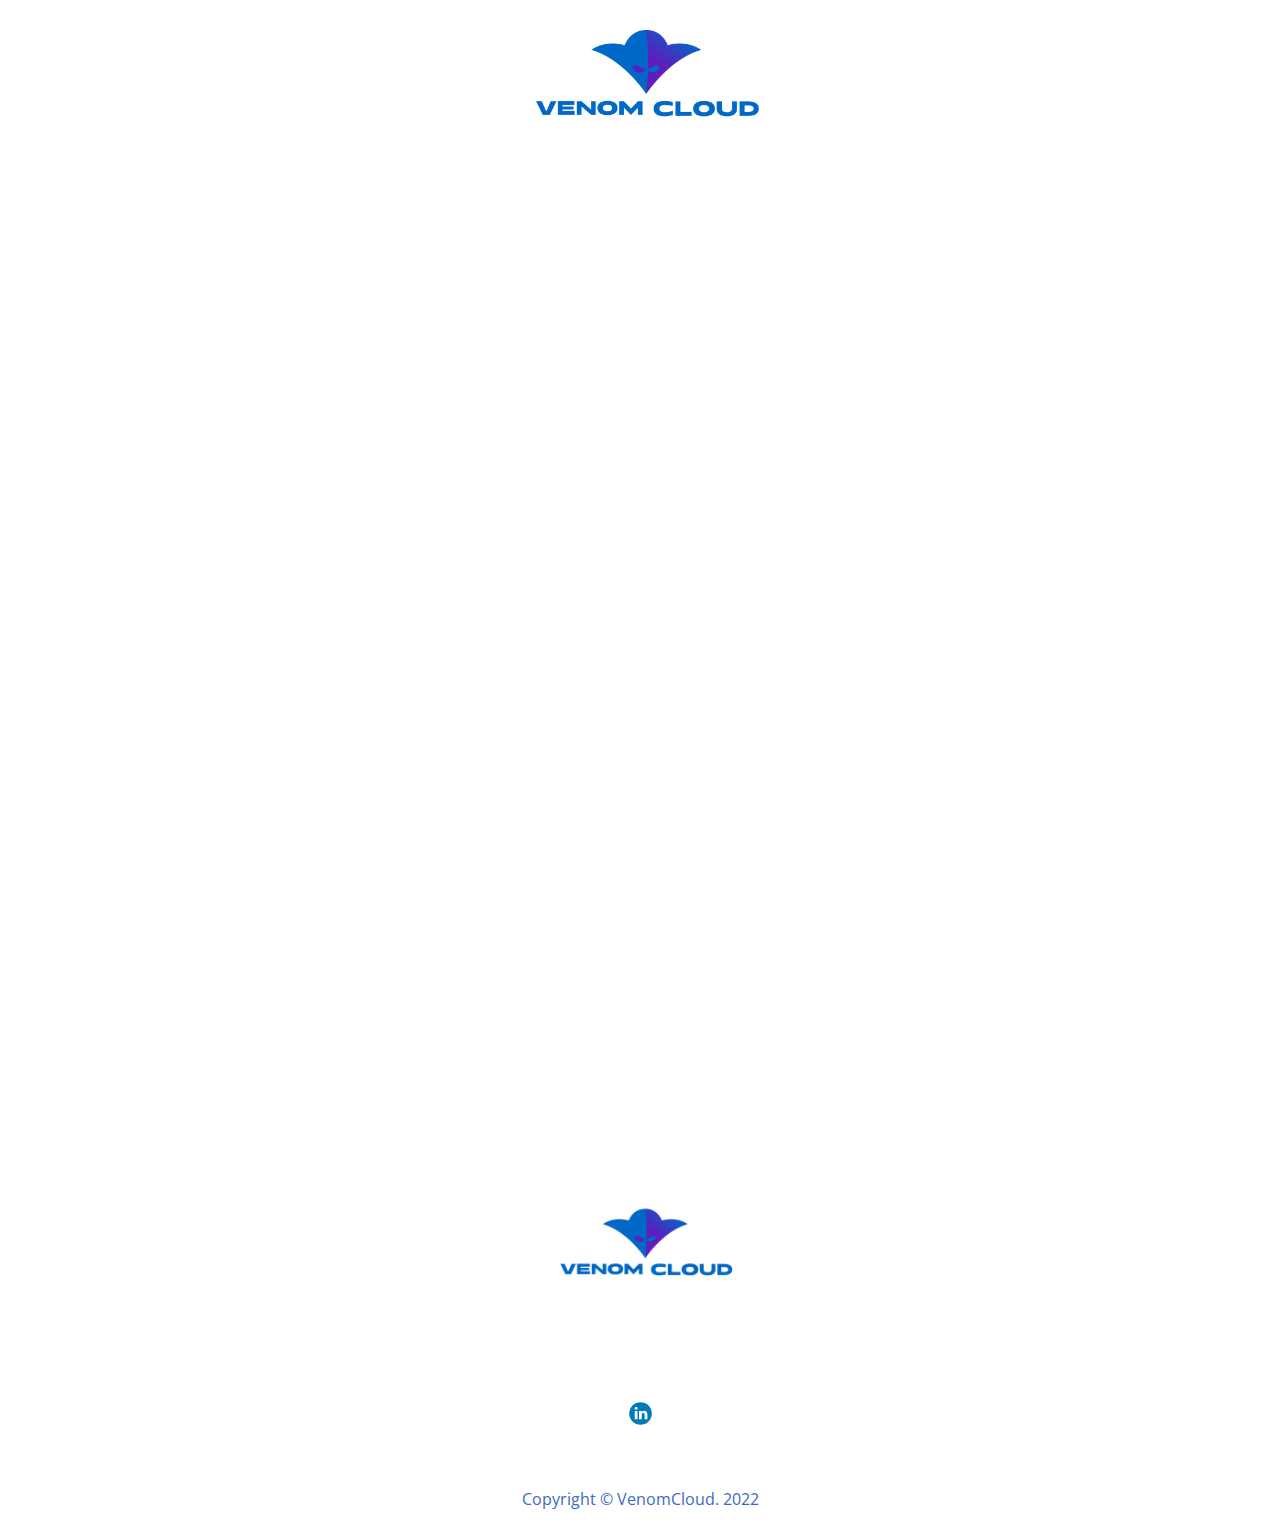
<file: blog/blog.html>
<html style="font-size: 16px;" lang="pt"><head>
    <meta name="viewport" content="width=device-width, initial-scale=1.0">
    <meta charset="utf-8">
    <meta name="keywords" content="">
    <meta name="description" content="">
    <title>Blog Template</title>
    <link rel="stylesheet" href="../nicepage.css" media="screen">
<link rel="stylesheet" href="../Blog-Template.css" media="screen">
    <script class="u-script" type="text/javascript" src="../jquery.js" defer=""></script>
    <script class="u-script" type="text/javascript" src="../nicepage.js" defer=""></script>
    <meta name="generator" content="Nicepage 4.14.1, nicepage.com">
    <link rel="icon" href="../images/favicon.png">
    <link id="u-theme-google-font" rel="stylesheet" href="https://fonts.googleapis.com/css?family=Montserrat:100,100i,200,200i,300,300i,400,400i,500,500i,600,600i,700,700i,800,800i,900,900i|Open+Sans:300,300i,400,400i,500,500i,600,600i,700,700i,800,800i">
    
    
    <script type="application/ld+json">{
		"@context": "http://schema.org",
		"@type": "Organization",
		"name": "VenomCloud",
		"logo": "images/sporty-swimwear-brand-logo-template-featuring-an-abstract-icon-5290b1.png",
		"sameAs": []
}</script>
    <meta name="theme-color" content="#3a6ac3">
  </head>
  <body class="u-body u-xl-mode" data-lang="pt"><header class="u-clearfix u-header u-header" id="sec-b207"><div class="u-clearfix u-sheet u-sheet-1">
        <a href="../Home.html" data-page-id="2524423" class="u-image u-logo u-image-1" data-image-width="1080" data-image-height="1080" title="Página Inicial">
          <img src="../images/sporty-swimwear-brand-logo-template-featuring-an-abstract-icon-5290b1.png" class="u-logo-image u-logo-image-1" data-lang-en="">
        </a>
      </div></header>
    <section class="u-clearfix u-section-1" id="sec-f08a">
      <div class="u-clearfix u-sheet u-valign-middle u-sheet-1"><!--blog--><!--blog_options_json--><!--{"type":"Recent","source":"","tags":"","count":""}--><!--/blog_options_json-->
        <div class="u-blog u-expanded-width u-repeater u-repeater-1"><!--blog_post-->
          <!--/blog_post--><!--blog_post-->
          <!--/blog_post--><!--blog_post-->
          <!--/blog_post-->
        </div><!--/blog-->
      </div>
    </section>
    
    
    <footer class="u-clearfix u-footer u-white" id="sec-e5c5"><div class="u-clearfix u-sheet u-sheet-1">
        <a href="https://nicepage.com" class="u-image u-logo u-image-1" data-image-width="1080" data-image-height="1080">
          <img src="../images/sporty-swimwear-brand-logo-template-featuring-an-abstract-icon-5290b1.png" class="u-logo-image u-logo-image-1">
        </a>
        <div class="u-align-left u-social-icons u-spacing-10 u-social-icons-1">
          <a class="u-social-url" title="linkedin" target="_blank" href=""><span class="u-icon u-social-icon u-social-linkedin u-icon-1"><svg class="u-svg-link" preserveAspectRatio="xMidYMin slice" viewBox="0 0 112 112" style=""><use xmlns:xlink="http://www.w3.org/1999/xlink" xlink:href="#svg-f2d1"></use></svg><svg class="u-svg-content" viewBox="0 0 112 112" x="0" y="0" id="svg-f2d1"><circle fill="currentColor" cx="56.1" cy="56.1" r="55"></circle><path fill="#FFFFFF" d="M41.3,83.7H27.9V43.4h13.4V83.7z M34.6,37.9L34.6,37.9c-4.6,0-7.5-3.1-7.5-7c0-4,3-7,7.6-7s7.4,3,7.5,7
            C42.2,34.8,39.2,37.9,34.6,37.9z M89.6,83.7H76.2V62.2c0-5.4-1.9-9.1-6.8-9.1c-3.7,0-5.9,2.5-6.9,4.9c-0.4,0.9-0.4,2.1-0.4,3.3v22.5
            H48.7c0,0,0.2-36.5,0-40.3h13.4v5.7c1.8-2.7,5-6.7,12.1-6.7c8.8,0,15.4,5.8,15.4,18.1V83.7z"></path></svg></span>
          </a>
        </div>
        <div class="u-border-1 u-border-white u-expanded-width u-line u-line-horizontal u-opacity u-opacity-50 u-line-1"></div>
        <p class="u-align-center u-text u-text-palette-1-base u-text-1">Copyright © VenomCloud. 2022</p>
      </div></footer>
  
</body></html>
</file>
